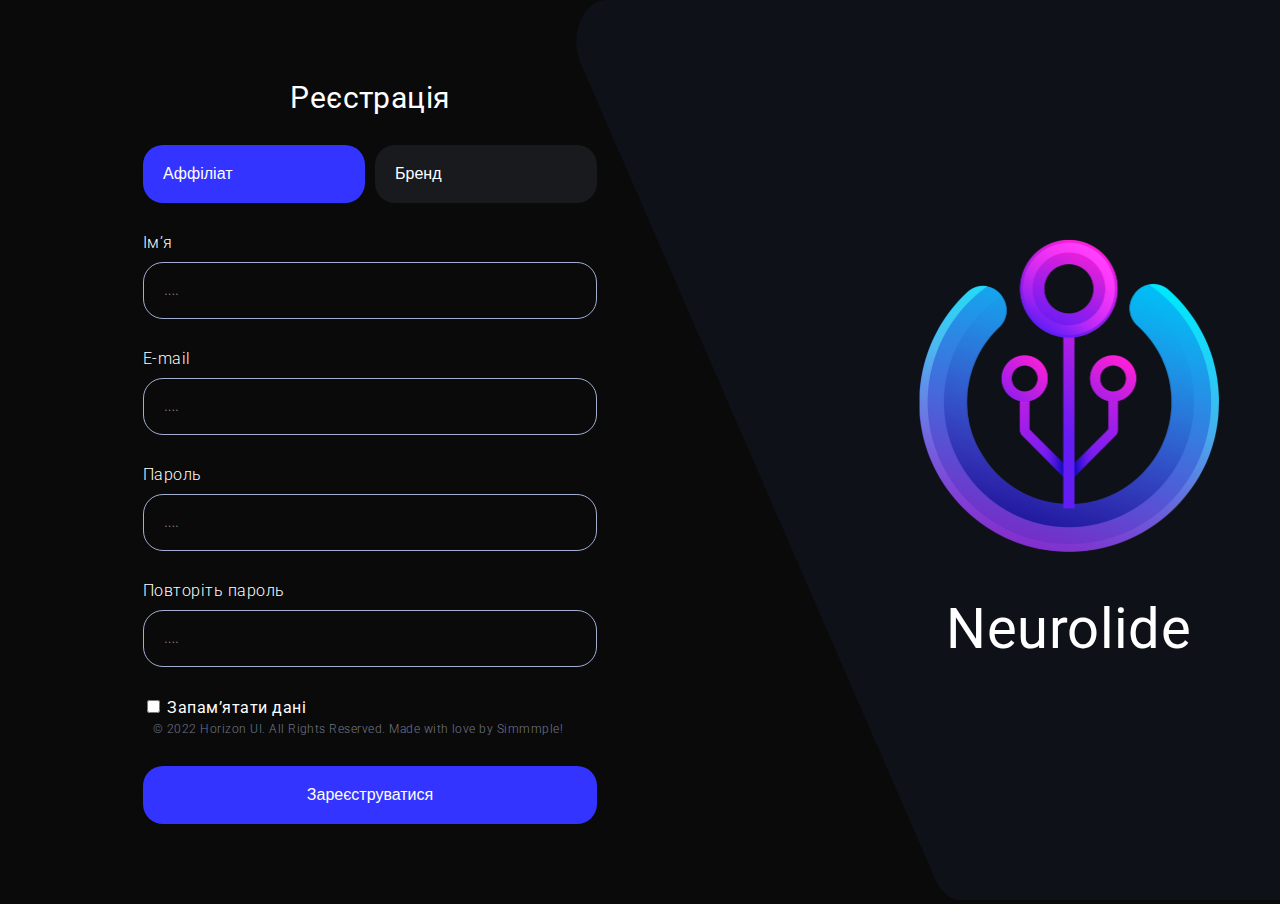
<file: index.html>
<!DOCTYPE html>
<html lang="en">
  <head>
    <meta charset="UTF-8" />
    <meta http-equiv="X-UA-Compatible" content="IE=edge" />
    <meta name="viewport" content="width=device-width, initial-scale=1.0" />
    <title>Website-Design</title>
    <link
      href="https://fonts.googleapis.com/css2?family=Roboto:wght@400;500;700;900&display=swap"
      rel="stylesheet"
    />
    <link
      href="https://fonts.googleapis.com/css2?family=Raleway:wght@700&display=swap"
      rel="stylesheet"
    />
    <link rel="stylesheet" href="./css/registerPage.min.css" />
  </head>
  <body>
    <header>
      <div class="container">
        <a href="./affiliat.html">
          <picture>
            <source
              srcset="./imeges/desktop/registerLogo.png 2x"
              media="(min-width: 1200px)"
            />
            <source srcset="./imeges/mobile/registerLogo.png 2x" />
            <img src="" alt="" />
          </picture>
        </a>
        <h1>Neurolide</h1>
      </div>
      <picture class="background">
        <source
          srcset="./imeges/desktop/registerBackground.png 2x"
          media="(min-width: 1200px)"
        />
        <source srcset="./imeges/mobile/registerBackground.png 2x" />
        <img src="" alt="" />
      </picture>
    </header>
    <main>
      <div class="container">
        <form>
          <h2>Реєстрація</h2>
          <ul>
            <li><button type="button">Аффіліат</button></li>
            <li><button type="button">Бренд</button></li>
          </ul>
          <label>
            <span>Ім’я</span>
            <input type="text" placeholder="...." />
          </label>
          <label>
            <span>E-mail</span>
            <input type="text" placeholder="...." />
          </label>
          <label>
            <span>Пароль</span>
            <input type="text" placeholder="...." />
          </label>
          <label>
            <span>Повторіть пароль</span>
            <input type="text" placeholder="...." />
          </label>
          <div>
            <input
              type="checkbox"
              class="checkbox hidden"
              name="checkbox"
              required
              id="checkbox"
            />
            <label for="checkbox" class="check">Запам’ятати дані </label><br />
            <span
              >© 2022 Horizon UI. All Rights Reserved. Made with love by
              Simmmple!</span
            >
          </div>
          <button type="submit">Зареєструватися</button>
        </form>
      </div>
    </main>
  </body>
</html>
</file>
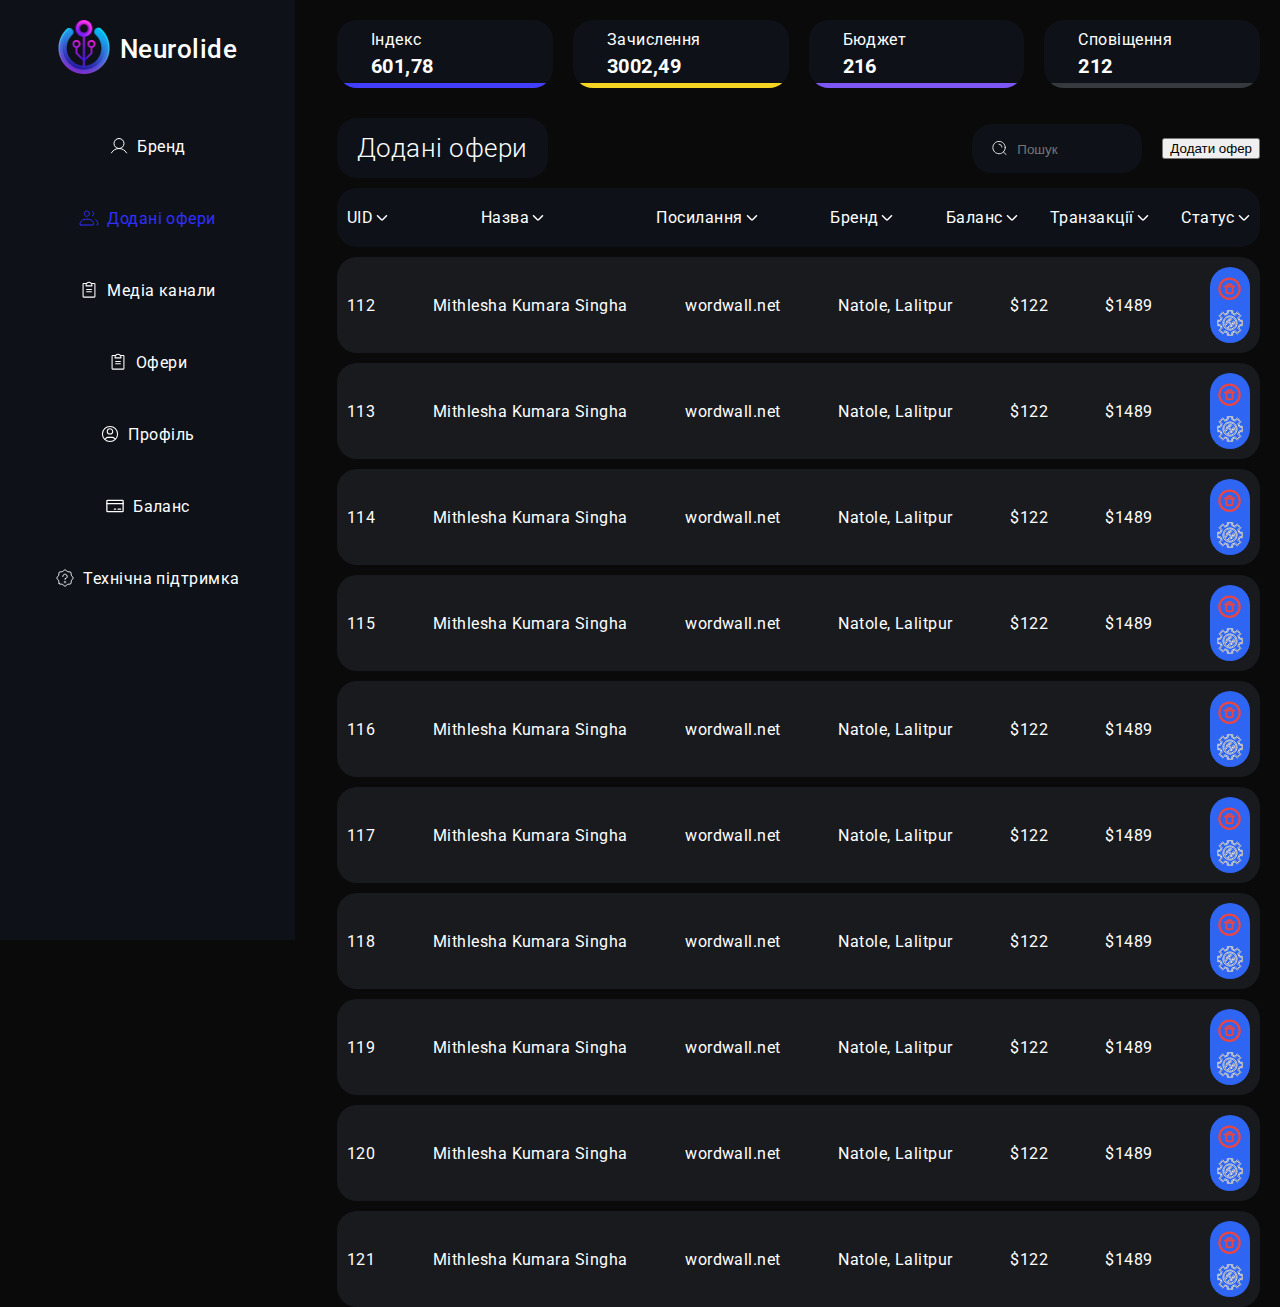
<file: addOffers.html>
<!DOCTYPE html>
<html lang="en">
  <head>
    <meta charset="UTF-8" />
    <meta http-equiv="X-UA-Compatible" content="IE=edge" />
    <meta name="viewport" content="width=device-width, initial-scale=1.0" />
    <title>Website-Design</title>
    <link
      href="https://fonts.googleapis.com/css2?family=Roboto:wght@400;500;700;900&display=swap"
      rel="stylesheet"
    />
    <link
      href="https://fonts.googleapis.com/css2?family=Raleway:wght@700&display=swap"
      rel="stylesheet"
    />
    <link rel="stylesheet" href="./css/user.min.css" />
  </head>
  <body>
    <header>
      <div class="nav-div">
        <nav>
          <div class="logo">
            <a>
              <picture>
                <source
                  srcset="./imeges/desktop/logo.png 1x"
                  media="(min-width: 1200px)"
                />
                <source
                  srcset="./imeges/tablet/logo.png 1x"
                  media="(min-width: 768px)"
                />
                <source srcset="./imeges/mobile/logo.png 1x" />
                <img src="" alt="" />
              </picture>
            </a>
            <h1>Neurolide</h1>
          </div>
          <ul class="menu">
            <li>
              <a href="./brend.html">
                <svg width="20" height="20">
                  <use href="./imeges/sprite.svg#icon-Human"></use>
                </svg>
                Бренд
              </a>
            </li>
            <li class="is-active">
              <a href="#">
                <svg width="20" height="20">
                  <use href="./imeges/sprite.svg#icon-People"></use>
                </svg>
                Додані офери
              </a>
            </li>
            <li>
              <a href="./mediaChanel.html">
                <svg width="20" height="20">
                  <use href="./imeges/sprite.svg#icon-Copybook"></use>
                </svg>
                Медіа канали
              </a>
            </li>
            <li>
              <a href="./offers.html">
                <svg width="20" height="20">
                  <use href="./imeges/sprite.svg#icon-Copybook"></use>
                </svg>
                Офери
              </a>
            </li>
            <li>
              <a href="./profile.html">
                <svg width="20" height="20">
                  <use href="./imeges/sprite.svg#icon-Profile"></use>
                </svg>
                Профіль
              </a>
            </li>
            <li>
              <a href="./balance.html">
                <svg width="20" height="20">
                  <use href="./imeges/sprite.svg#icon-Card"></use>
                </svg>
                Баланс
              </a>
            </li>
            <li>
              <a href="./support.html">
                <svg width="20" height="20">
                  <use href="./imeges/sprite.svg#icon-Support"></use>
                </svg>
                Технічна підтримка
              </a>
            </li>
          </ul>
          <button type="button" class="modal-button" data-menu-open>
            <svg width="28" height="28">
              <use href="./imeges/sprite.svg#icon-Menu"></use>
            </svg>
          </button>
        </nav>
      </div>
    </header>
    <div class="modal-nav" data-menu>
      <ul class="modal-menu">
        <li>
          <a href="./main.html">
            <svg width="20" height="20">
              <use href="./imeges/sprite.svg#icon-House"></use>
            </svg>
            Головна
          </a>
        </li>
        <li>
          <a href="./brend.html">
            <svg width="20" height="20">
              <use href="./imeges/sprite.svg#icon-Human"></use>
            </svg>
            Бренд
          </a>
        </li>
        <li class="is-active-mobile">
          <a href="#">
            <svg width="20" height="20">
              <use href="./imeges/sprite.svg#icon-People"></use>
            </svg>
            Додані офери
          </a>
        </li>
        <li>
          <a href="./mediaChanel.html">
            <svg width="20" height="20">
              <use href="./imeges/sprite.svg#icon-Copybook"></use>
            </svg>
            Медіа канали
          </a>
        </li>
        <li>
          <a href="./offers.html">
            <svg width="20" height="20">
              <use href="./imeges/sprite.svg#icon-Copybook"></use>
            </svg>
            Офери
          </a>
        </li>
        <li>
          <a href="./profile.html">
            <svg width="20" height="20">
              <use href="./imeges/sprite.svg#icon-Profile"></use>
            </svg>
            Профіль
          </a>
        </li>
        <li>
          <a href="./balance.html">
            <svg width="20" height="20">
              <use href="./imeges/sprite.svg#icon-Card"></use>
            </svg>
            Баланс
          </a>
        </li>
        <li>
          <a href="./support.html">
            <svg width="20" height="20">
              <use href="./imeges/sprite.svg#icon-Support"></use>
            </svg>
            Технічна підтримка
          </a>
        </li>
      </ul>
    </div>
    <main class="mobile">
      <section class="main">
        <div class="main-div">
          <svg width="20" height="20">
            <use href="./imeges/sprite.svg#icon-People"></use>
          </svg>
          Додані офери
        </div>
      </section>
      <section class="user_status">
        <div class="container">
          <div class="user_status_div">
            <div class="user_status_normal_div">
              <h3>UID 112 Статус</h3>
              <ul>
                <li><b>Назва</b><br /><span>Mithlesha Kumara Singha</span></li>
                <li><b>Посилання</b><br /><span>wordwall.net</span></li>
                <li><b>Бренд</b><br /><span>Kritipur, Kathmandu</span></li>
                <li><b>Виплати</b><br /><span>$122</span></li>
                <li><b>Баланс</b><br /><span>$1489</span></li>
                <li><b>Payout</b></li>
              </ul>
              <ul>
                <li><button type="button">RevShare</button></li>
                <li><button type="button">CPL</button></li>
                <li><button type="button">CPC</button></li>
                <li><button type="button">CPM</button></li>
                <li><button type="button">CPH</button></li>
              </ul>
              <ul>
                <li data-modal-open="modal1">
                  <svg width="20" height="20">
                    <use href="./imeges/sprite.svg#icon-settings"></use>
                  </svg>
                </li>
                <li>
                  <svg width="20" height="20">
                    <use href="./imeges/sprite.svg#icon-bin"></use>
                  </svg>
                </li>
              </ul>
            </div>
          </div>
        </div>
      </section>
    </main>
    <main class="desktop">
      <section class="user_data">
        <ul>
          <li>
            <span>Індекс</span>
            <h4>601,78</h4>
          </li>
          <li>
            <span>Зачислення</span>
            <h4>3002,49</h4>
          </li>
          <li>
            <span>Бюджет</span>
            <h4>216</h4>
          </li>
          <li>
            <span>Сповіщення</span>
            <h4>212</h4>
          </li>
        </ul>
      </section>
      <section class="user_search">
        <div>
          <div>Додані офери</div>
          <ul>
            <li>
              <svg width="15" height="15">
                <use href="./imeges/sprite.svg#icon-search"></use>
              </svg>
              <input type="text" placeholder="Пошук" />
            </li>
            <li data-modal-open="modal9">
              <button type="button">Додати офер</button>
            </li>
          </ul>
        </div>
      </section>
      <section class="user_offers">
        <ul>
          <li>
            <span>UID</span>
            <svg width="12" height="6">
              <use href="./imeges/sprite.svg#icon-vector"></use>
            </svg>
          </li>
          <li>
            <span>Назва</span>
            <svg width="12" height="6">
              <use href="./imeges/sprite.svg#icon-vector"></use>
            </svg>
          </li>
          <li>
            <span>Посилання</span>
            <svg width="12" height="6">
              <use href="./imeges/sprite.svg#icon-vector"></use>
            </svg>
          </li>
          <li>
            <span>Бренд</span>
            <svg width="12" height="6">
              <use href="./imeges/sprite.svg#icon-vector"></use>
            </svg>
          </li>
          <li>
            <span>Баланс</span>
            <svg width="12" height="6">
              <use href="./imeges/sprite.svg#icon-vector"></use>
            </svg>
          </li>
          <li>
            <span>Транзакції</span>
            <svg width="12" height="6">
              <use href="./imeges/sprite.svg#icon-vector"></use>
            </svg>
          </li>
          <li>
            <span>Статус</span>
            <svg width="12" height="6">
              <use href="./imeges/sprite.svg#icon-vector"></use>
            </svg>
          </li>
        </ul>
      </section>
      <section class="user_offers_list">
        <ul class="user_offers_list_ul">
          <li class="user_offers_list_li">
            <ul
              class="user_offers_list_haracter"
              hidden-content-open="status-info1"
            >
              <li>
                <span>112</span>
              </li>
              <li><span>Mithlesha Kumara Singha</span></li>
              <li><span>wordwall.net</span></li>
              <li><span>Natole, Lalitpur</span></li>
              <li><span>$122</span></li>
              <li><span>$1489</span></li>
              <li>
                <svg width="26" height="26">
                  <use href="./imeges/sprite.svg#icon-bin"></use>
                </svg>
                <svg width="26" height="26" data-modal-open="modal1">
                  <use href="./imeges/sprite.svg#icon-settings"></use>
                </svg>
              </li>
            </ul>
            <div id="status-info1" class="user_offers_list_hidden_div">
              <ul class="user_offers_list_hidden_div_ul1">
                <li data-modal-open="modal4">
                  <span>Ліди</span><br /><b>601,78</b>
                  <svg width="20" height="20">
                    <use href="./imeges/sprite.svg#icon-pencil"></use>
                  </svg>
                </li>
                <li data-modal-open="modal5">
                  <span>Списання</span><br /><b>3002,49</b>
                  <svg width="20" height="20">
                    <use href="./imeges/sprite.svg#icon-pencil"></use>
                  </svg>
                </li>
                <li data-modal-open="modal6">
                  <span>Approve</span><br /><b>216</b>
                  <svg width="20" height="20">
                    <use href="./imeges/sprite.svg#icon-pencil"></use>
                  </svg>
                </li>
                <li data-modal-open="modal7">
                  <span>Сповіщення</span><br /><b>212</b>
                  <svg width="20" height="20">
                    <use href="./imeges/sprite.svg#icon-pencil"></use>
                  </svg>
                </li>
                <li data-modal-open="modal8">
                  <span>Баланс</span><br /><b>216</b>
                  <svg width="20" height="20">
                    <use href="./imeges/sprite.svg#icon-settings"></use>
                  </svg>
                </li>
              </ul>
              <ul class="user_offers_list_hidden_div_ul2">
                <li><span>Номер.</span></li>
                <li><span>Дата рахунку</span></li>
                <li><span>Дата оплати</span></li>
                <li><span>Статус</span></li>
                <li><span>Спосіб оплати</span></li>
                <li><span>Підписка</span></li>
                <li><span>Сума</span></li>
                <li>
                  <ul>
                    <li data-modal-open="modal3">
                      <svg width="17" height="17">
                        <use href="./imeges/sprite.svg#icon-settings"></use>
                      </svg>
                    </li>
                    <li>
                      <svg width="17" height="17">
                        <use href="./imeges/sprite.svg#icon-check"></use>
                      </svg>
                    </li>
                    <li>
                      <svg width="17" height="17">
                        <use href="./imeges/sprite.svg#icon-rubish-bin"></use>
                      </svg>
                    </li>
                    <li data-modal-open="modal2">
                      <svg width="17" height="17">
                        <use href="./imeges/sprite.svg#icon-main-plus"></use>
                      </svg>
                    </li>
                  </ul>
                </li>
              </ul>
              <ul class="user_offers_list_hidden_div_ul3">
                <li>Картки</li>
                <li>5024 3468 1424 2100</li>
                <li>6090 1234 5678 4509</li>
              </ul>
            </div>
          </li>
          <li class="user_offers_list_li">
            <ul
              class="user_offers_list_haracter"
              hidden-content-open="status-info2"
            >
              <li>
                <span>113</span>
              </li>
              <li><span>Mithlesha Kumara Singha</span></li>
              <li><span>wordwall.net</span></li>
              <li><span>Natole, Lalitpur</span></li>
              <li><span>$122</span></li>
              <li><span>$1489</span></li>
              <li>
                <svg width="26" height="26">
                  <use href="./imeges/sprite.svg#icon-bin"></use>
                </svg>
                <svg width="26" height="26" data-modal-open="modal1">
                  <use href="./imeges/sprite.svg#icon-settings"></use>
                </svg>
              </li>
            </ul>
            <div id="status-info2" class="user_offers_list_hidden_div">
              <ul class="user_offers_list_hidden_div_ul1">
                <li data-modal-open="modal4">
                  <span>Ліди</span><br /><b>601,78</b>
                  <svg width="20" height="20">
                    <use href="./imeges/sprite.svg#icon-pencil"></use>
                  </svg>
                </li>
                <li data-modal-open="modal5">
                  <span>Списання</span><br /><b>3002,49</b>
                  <svg width="20" height="20">
                    <use href="./imeges/sprite.svg#icon-pencil"></use>
                  </svg>
                </li>
                <li data-modal-open="modal6">
                  <span>Approve</span><br /><b>216</b>
                  <svg width="20" height="20">
                    <use href="./imeges/sprite.svg#icon-pencil"></use>
                  </svg>
                </li>
                <li data-modal-open="modal7">
                  <span>Сповіщення</span><br /><b>212</b>
                  <svg width="20" height="20">
                    <use href="./imeges/sprite.svg#icon-pencil"></use>
                  </svg>
                </li>
                <li data-modal-open="modal8">
                  <span>Баланс</span><br /><b>216</b>
                  <svg width="20" height="20">
                    <use href="./imeges/sprite.svg#icon-settings"></use>
                  </svg>
                </li>
              </ul>
              <ul class="user_offers_list_hidden_div_ul2">
                <li><span>Номер.</span></li>
                <li><span>Дата рахунку</span></li>
                <li><span>Дата оплати</span></li>
                <li><span>Статус</span></li>
                <li><span>Спосіб оплати</span></li>
                <li><span>Підписка</span></li>
                <li><span>Сума</span></li>
                <li>
                  <ul>
                    <li data-modal-open="modal3">
                      <svg width="17" height="17">
                        <use href="./imeges/sprite.svg#icon-settings"></use>
                      </svg>
                    </li>
                    <li>
                      <svg width="17" height="17">
                        <use href="./imeges/sprite.svg#icon-check"></use>
                      </svg>
                    </li>
                    <li>
                      <svg width="17" height="17">
                        <use href="./imeges/sprite.svg#icon-rubish-bin"></use>
                      </svg>
                    </li>
                    <li data-modal-open="modal2">
                      <svg width="17" height="17">
                        <use href="./imeges/sprite.svg#icon-main-plus"></use>
                      </svg>
                    </li>
                  </ul>
                </li>
              </ul>
              <ul class="user_offers_list_hidden_div_ul3">
                <li>Картки</li>
                <li>5024 3468 1424 2100</li>
                <li>6090 1234 5678 4509</li>
              </ul>
            </div>
          </li>
          <li class="user_offers_list_li">
            <ul
              class="user_offers_list_haracter"
              hidden-content-open="status-info3"
            >
              <li>
                <span>114</span>
              </li>
              <li><span>Mithlesha Kumara Singha</span></li>
              <li><span>wordwall.net</span></li>
              <li><span>Natole, Lalitpur</span></li>
              <li><span>$122</span></li>
              <li><span>$1489</span></li>
              <li>
                <svg width="26" height="26">
                  <use href="./imeges/sprite.svg#icon-bin"></use>
                </svg>
                <svg width="26" height="26" data-modal-open="modal1">
                  <use href="./imeges/sprite.svg#icon-settings"></use>
                </svg>
              </li>
            </ul>
            <div id="status-info3" class="user_offers_list_hidden_div">
              <ul class="user_offers_list_hidden_div_ul1">
                <li data-modal-open="modal4">
                  <span>Ліди</span><br /><b>601,78</b>
                  <svg width="20" height="20">
                    <use href="./imeges/sprite.svg#icon-pencil"></use>
                  </svg>
                </li>
                <li data-modal-open="modal5">
                  <span>Списання</span><br /><b>3002,49</b>
                  <svg width="20" height="20">
                    <use href="./imeges/sprite.svg#icon-pencil"></use>
                  </svg>
                </li>
                <li data-modal-open="modal6">
                  <span>Approve</span><br /><b>216</b>
                  <svg width="20" height="20">
                    <use href="./imeges/sprite.svg#icon-pencil"></use>
                  </svg>
                </li>
                <li data-modal-open="modal7">
                  <span>Сповіщення</span><br /><b>212</b>
                  <svg width="20" height="20">
                    <use href="./imeges/sprite.svg#icon-pencil"></use>
                  </svg>
                </li>
                <li data-modal-open="modal8">
                  <span>Баланс</span><br /><b>216</b>
                  <svg width="20" height="20">
                    <use href="./imeges/sprite.svg#icon-settings"></use>
                  </svg>
                </li>
              </ul>
              <ul class="user_offers_list_hidden_div_ul2">
                <li><span>Номер.</span></li>
                <li><span>Дата рахунку</span></li>
                <li><span>Дата оплати</span></li>
                <li><span>Статус</span></li>
                <li><span>Спосіб оплати</span></li>
                <li><span>Підписка</span></li>
                <li><span>Сума</span></li>
                <li>
                  <ul>
                    <li data-modal-open="modal3">
                      <svg width="17" height="17">
                        <use href="./imeges/sprite.svg#icon-settings"></use>
                      </svg>
                    </li>
                    <li>
                      <svg width="17" height="17">
                        <use href="./imeges/sprite.svg#icon-check"></use>
                      </svg>
                    </li>
                    <li>
                      <svg width="17" height="17">
                        <use href="./imeges/sprite.svg#icon-rubish-bin"></use>
                      </svg>
                    </li>
                    <li data-modal-open="modal2">
                      <svg width="17" height="17">
                        <use href="./imeges/sprite.svg#icon-main-plus"></use>
                      </svg>
                    </li>
                  </ul>
                </li>
              </ul>
              <ul class="user_offers_list_hidden_div_ul3">
                <li>Картки</li>
                <li>5024 3468 1424 2100</li>
                <li>6090 1234 5678 4509</li>
              </ul>
            </div>
          </li>
          <li class="user_offers_list_li">
            <ul
              class="user_offers_list_haracter"
              hidden-content-open="status-info4"
            >
              <li>
                <span>115</span>
              </li>
              <li><span>Mithlesha Kumara Singha</span></li>
              <li><span>wordwall.net</span></li>
              <li><span>Natole, Lalitpur</span></li>
              <li><span>$122</span></li>
              <li><span>$1489</span></li>
              <li>
                <svg width="26" height="26">
                  <use href="./imeges/sprite.svg#icon-bin"></use>
                </svg>
                <svg width="26" height="26" data-modal-open="modal1">
                  <use href="./imeges/sprite.svg#icon-settings"></use>
                </svg>
              </li>
            </ul>
            <div id="status-info4" class="user_offers_list_hidden_div">
              <ul class="user_offers_list_hidden_div_ul1">
                <li data-modal-open="modal4">
                  <span>Ліди</span><br /><b>601,78</b>
                  <svg width="20" height="20">
                    <use href="./imeges/sprite.svg#icon-pencil"></use>
                  </svg>
                </li>
                <li data-modal-open="modal5">
                  <span>Списання</span><br /><b>3002,49</b>
                  <svg width="20" height="20">
                    <use href="./imeges/sprite.svg#icon-pencil"></use>
                  </svg>
                </li>
                <li data-modal-open="modal6">
                  <span>Approve</span><br /><b>216</b>
                  <svg width="20" height="20">
                    <use href="./imeges/sprite.svg#icon-pencil"></use>
                  </svg>
                </li>
                <li data-modal-open="modal7">
                  <span>Сповіщення</span><br /><b>212</b>
                  <svg width="20" height="20">
                    <use href="./imeges/sprite.svg#icon-pencil"></use>
                  </svg>
                </li>
                <li data-modal-open="modal8">
                  <span>Баланс</span><br /><b>216</b>
                  <svg width="20" height="20">
                    <use href="./imeges/sprite.svg#icon-settings"></use>
                  </svg>
                </li>
              </ul>
              <ul class="user_offers_list_hidden_div_ul2">
                <li><span>Номер.</span></li>
                <li><span>Дата рахунку</span></li>
                <li><span>Дата оплати</span></li>
                <li><span>Статус</span></li>
                <li><span>Спосіб оплати</span></li>
                <li><span>Підписка</span></li>
                <li><span>Сума</span></li>
                <li>
                  <ul>
                    <li data-modal-open="modal3">
                      <svg width="17" height="17">
                        <use href="./imeges/sprite.svg#icon-settings"></use>
                      </svg>
                    </li>
                    <li>
                      <svg width="17" height="17">
                        <use href="./imeges/sprite.svg#icon-check"></use>
                      </svg>
                    </li>
                    <li>
                      <svg width="17" height="17">
                        <use href="./imeges/sprite.svg#icon-rubish-bin"></use>
                      </svg>
                    </li>
                    <li data-modal-open="modal2">
                      <svg width="17" height="17">
                        <use href="./imeges/sprite.svg#icon-main-plus"></use>
                      </svg>
                    </li>
                  </ul>
                </li>
              </ul>
              <ul class="user_offers_list_hidden_div_ul3">
                <li>Картки</li>
                <li>5024 3468 1424 2100</li>
                <li>6090 1234 5678 4509</li>
              </ul>
            </div>
          </li>
          <li class="user_offers_list_li">
            <ul
              class="user_offers_list_haracter"
              hidden-content-open="status-info5"
            >
              <li>
                <span>116</span>
              </li>
              <li><span>Mithlesha Kumara Singha</span></li>
              <li><span>wordwall.net</span></li>
              <li><span>Natole, Lalitpur</span></li>
              <li><span>$122</span></li>
              <li><span>$1489</span></li>
              <li>
                <svg width="26" height="26">
                  <use href="./imeges/sprite.svg#icon-bin"></use>
                </svg>
                <svg width="26" height="26" data-modal-open="modal1">
                  <use href="./imeges/sprite.svg#icon-settings"></use>
                </svg>
              </li>
            </ul>
            <div id="status-info5" class="user_offers_list_hidden_div">
              <ul class="user_offers_list_hidden_div_ul1">
                <li data-modal-open="modal4">
                  <span>Ліди</span><br /><b>601,78</b>
                  <svg width="20" height="20">
                    <use href="./imeges/sprite.svg#icon-pencil"></use>
                  </svg>
                </li>
                <li data-modal-open="modal5">
                  <span>Списання</span><br /><b>3002,49</b>
                  <svg width="20" height="20">
                    <use href="./imeges/sprite.svg#icon-pencil"></use>
                  </svg>
                </li>
                <li data-modal-open="modal6">
                  <span>Approve</span><br /><b>216</b>
                  <svg width="20" height="20">
                    <use href="./imeges/sprite.svg#icon-pencil"></use>
                  </svg>
                </li>
                <li data-modal-open="modal7">
                  <span>Сповіщення</span><br /><b>212</b>
                  <svg width="20" height="20">
                    <use href="./imeges/sprite.svg#icon-pencil"></use>
                  </svg>
                </li>
                <li data-modal-open="modal8">
                  <span>Баланс</span><br /><b>216</b>
                  <svg width="20" height="20">
                    <use href="./imeges/sprite.svg#icon-settings"></use>
                  </svg>
                </li>
              </ul>
              <ul class="user_offers_list_hidden_div_ul2">
                <li><span>Номер.</span></li>
                <li><span>Дата рахунку</span></li>
                <li><span>Дата оплати</span></li>
                <li><span>Статус</span></li>
                <li><span>Спосіб оплати</span></li>
                <li><span>Підписка</span></li>
                <li><span>Сума</span></li>
                <li>
                  <ul>
                    <li data-modal-open="modal3">
                      <svg width="17" height="17">
                        <use href="./imeges/sprite.svg#icon-settings"></use>
                      </svg>
                    </li>
                    <li>
                      <svg width="17" height="17">
                        <use href="./imeges/sprite.svg#icon-check"></use>
                      </svg>
                    </li>
                    <li>
                      <svg width="17" height="17">
                        <use href="./imeges/sprite.svg#icon-rubish-bin"></use>
                      </svg>
                    </li>
                    <li data-modal-open="modal2">
                      <svg width="17" height="17">
                        <use href="./imeges/sprite.svg#icon-main-plus"></use>
                      </svg>
                    </li>
                  </ul>
                </li>
              </ul>
              <ul class="user_offers_list_hidden_div_ul3">
                <li>Картки</li>
                <li>5024 3468 1424 2100</li>
                <li>6090 1234 5678 4509</li>
              </ul>
            </div>
          </li>
          <li class="user_offers_list_li">
            <ul
              class="user_offers_list_haracter"
              hidden-content-open="status-info6"
            >
              <li>
                <span>117</span>
              </li>
              <li><span>Mithlesha Kumara Singha</span></li>
              <li><span>wordwall.net</span></li>
              <li><span>Natole, Lalitpur</span></li>
              <li><span>$122</span></li>
              <li><span>$1489</span></li>
              <li>
                <svg width="26" height="26">
                  <use href="./imeges/sprite.svg#icon-bin"></use>
                </svg>
                <svg width="26" height="26" data-modal-open="modal1">
                  <use href="./imeges/sprite.svg#icon-settings"></use>
                </svg>
              </li>
            </ul>
            <div id="status-info6" class="user_offers_list_hidden_div">
              <ul class="user_offers_list_hidden_div_ul1">
                <li data-modal-open="modal4">
                  <span>Ліди</span><br /><b>601,78</b>
                  <svg width="20" height="20">
                    <use href="./imeges/sprite.svg#icon-pencil"></use>
                  </svg>
                </li>
                <li data-modal-open="modal5">
                  <span>Списання</span><br /><b>3002,49</b>
                  <svg width="20" height="20">
                    <use href="./imeges/sprite.svg#icon-pencil"></use>
                  </svg>
                </li>
                <li data-modal-open="modal6">
                  <span>Approve</span><br /><b>216</b>
                  <svg width="20" height="20">
                    <use href="./imeges/sprite.svg#icon-pencil"></use>
                  </svg>
                </li>
                <li data-modal-open="modal7">
                  <span>Сповіщення</span><br /><b>212</b>
                  <svg width="20" height="20">
                    <use href="./imeges/sprite.svg#icon-pencil"></use>
                  </svg>
                </li>
                <li data-modal-open="modal8">
                  <span>Баланс</span><br /><b>216</b>
                  <svg width="20" height="20">
                    <use href="./imeges/sprite.svg#icon-settings"></use>
                  </svg>
                </li>
              </ul>
              <ul class="user_offers_list_hidden_div_ul2">
                <li><span>Номер.</span></li>
                <li><span>Дата рахунку</span></li>
                <li><span>Дата оплати</span></li>
                <li><span>Статус</span></li>
                <li><span>Спосіб оплати</span></li>
                <li><span>Підписка</span></li>
                <li><span>Сума</span></li>
                <li>
                  <ul>
                    <li data-modal-open="modal3">
                      <svg width="17" height="17">
                        <use href="./imeges/sprite.svg#icon-settings"></use>
                      </svg>
                    </li>
                    <li>
                      <svg width="17" height="17">
                        <use href="./imeges/sprite.svg#icon-check"></use>
                      </svg>
                    </li>
                    <li>
                      <svg width="17" height="17">
                        <use href="./imeges/sprite.svg#icon-rubish-bin"></use>
                      </svg>
                    </li>
                    <li data-modal-open="modal2">
                      <svg width="17" height="17">
                        <use href="./imeges/sprite.svg#icon-main-plus"></use>
                      </svg>
                    </li>
                  </ul>
                </li>
              </ul>
              <ul class="user_offers_list_hidden_div_ul3">
                <li>Картки</li>
                <li>5024 3468 1424 2100</li>
                <li>6090 1234 5678 4509</li>
              </ul>
            </div>
          </li>
          <li class="user_offers_list_li">
            <ul
              class="user_offers_list_haracter"
              hidden-content-open="status-info7"
            >
              <li>
                <span>118</span>
              </li>
              <li><span>Mithlesha Kumara Singha</span></li>
              <li><span>wordwall.net</span></li>
              <li><span>Natole, Lalitpur</span></li>
              <li><span>$122</span></li>
              <li><span>$1489</span></li>
              <li>
                <svg width="26" height="26">
                  <use href="./imeges/sprite.svg#icon-bin"></use>
                </svg>
                <svg width="26" height="26" data-modal-open="modal1">
                  <use href="./imeges/sprite.svg#icon-settings"></use>
                </svg>
              </li>
            </ul>
            <div id="status-info7" class="user_offers_list_hidden_div">
              <ul class="user_offers_list_hidden_div_ul1">
                <li data-modal-open="modal4">
                  <span>Ліди</span><br /><b>601,78</b>
                  <svg width="20" height="20">
                    <use href="./imeges/sprite.svg#icon-pencil"></use>
                  </svg>
                </li>
                <li data-modal-open="modal5">
                  <span>Списання</span><br /><b>3002,49</b>
                  <svg width="20" height="20">
                    <use href="./imeges/sprite.svg#icon-pencil"></use>
                  </svg>
                </li>
                <li data-modal-open="modal6">
                  <span>Approve</span><br /><b>216</b>
                  <svg width="20" height="20">
                    <use href="./imeges/sprite.svg#icon-pencil"></use>
                  </svg>
                </li>
                <li data-modal-open="modal7">
                  <span>Сповіщення</span><br /><b>212</b>
                  <svg width="20" height="20">
                    <use href="./imeges/sprite.svg#icon-pencil"></use>
                  </svg>
                </li>
                <li data-modal-open="modal8">
                  <span>Баланс</span><br /><b>216</b>
                  <svg width="20" height="20">
                    <use href="./imeges/sprite.svg#icon-settings"></use>
                  </svg>
                </li>
              </ul>
              <ul class="user_offers_list_hidden_div_ul2">
                <li><span>Номер.</span></li>
                <li><span>Дата рахунку</span></li>
                <li><span>Дата оплати</span></li>
                <li><span>Статус</span></li>
                <li><span>Спосіб оплати</span></li>
                <li><span>Підписка</span></li>
                <li><span>Сума</span></li>
                <li>
                  <ul>
                    <li data-modal-open="modal3">
                      <svg width="17" height="17">
                        <use href="./imeges/sprite.svg#icon-settings"></use>
                      </svg>
                    </li>
                    <li>
                      <svg width="17" height="17">
                        <use href="./imeges/sprite.svg#icon-check"></use>
                      </svg>
                    </li>
                    <li>
                      <svg width="17" height="17">
                        <use href="./imeges/sprite.svg#icon-rubish-bin"></use>
                      </svg>
                    </li>
                    <li data-modal-open="modal2">
                      <svg width="17" height="17">
                        <use href="./imeges/sprite.svg#icon-main-plus"></use>
                      </svg>
                    </li>
                  </ul>
                </li>
              </ul>
              <ul class="user_offers_list_hidden_div_ul3">
                <li>Картки</li>
                <li>5024 3468 1424 2100</li>
                <li>6090 1234 5678 4509</li>
              </ul>
            </div>
          </li>
          <li class="user_offers_list_li">
            <ul
              class="user_offers_list_haracter"
              hidden-content-open="status-info8"
            >
              <li>
                <span>119</span>
              </li>
              <li><span>Mithlesha Kumara Singha</span></li>
              <li><span>wordwall.net</span></li>
              <li><span>Natole, Lalitpur</span></li>
              <li><span>$122</span></li>
              <li><span>$1489</span></li>
              <li>
                <svg width="26" height="26">
                  <use href="./imeges/sprite.svg#icon-bin"></use>
                </svg>
                <svg width="26" height="26" data-modal-open="modal1">
                  <use href="./imeges/sprite.svg#icon-settings"></use>
                </svg>
              </li>
            </ul>
            <div id="status-info8" class="user_offers_list_hidden_div">
              <ul class="user_offers_list_hidden_div_ul1">
                <li data-modal-open="modal4">
                  <span>Ліди</span><br /><b>601,78</b>
                  <svg width="20" height="20">
                    <use href="./imeges/sprite.svg#icon-pencil"></use>
                  </svg>
                </li>
                <li data-modal-open="modal5">
                  <span>Списання</span><br /><b>3002,49</b>
                  <svg width="20" height="20">
                    <use href="./imeges/sprite.svg#icon-pencil"></use>
                  </svg>
                </li>
                <li data-modal-open="modal6">
                  <span>Approve</span><br /><b>216</b>
                  <svg width="20" height="20">
                    <use href="./imeges/sprite.svg#icon-pencil"></use>
                  </svg>
                </li>
                <li data-modal-open="modal7">
                  <span>Сповіщення</span><br /><b>212</b>
                  <svg width="20" height="20">
                    <use href="./imeges/sprite.svg#icon-pencil"></use>
                  </svg>
                </li>
                <li data-modal-open="modal8">
                  <span>Баланс</span><br /><b>216</b>
                  <svg width="20" height="20">
                    <use href="./imeges/sprite.svg#icon-settings"></use>
                  </svg>
                </li>
              </ul>
              <ul class="user_offers_list_hidden_div_ul2">
                <li><span>Номер.</span></li>
                <li><span>Дата рахунку</span></li>
                <li><span>Дата оплати</span></li>
                <li><span>Статус</span></li>
                <li><span>Спосіб оплати</span></li>
                <li><span>Підписка</span></li>
                <li><span>Сума</span></li>
                <li>
                  <ul>
                    <li data-modal-open="modal3">
                      <svg width="17" height="17">
                        <use href="./imeges/sprite.svg#icon-settings"></use>
                      </svg>
                    </li>
                    <li>
                      <svg width="17" height="17">
                        <use href="./imeges/sprite.svg#icon-check"></use>
                      </svg>
                    </li>
                    <li>
                      <svg width="17" height="17">
                        <use href="./imeges/sprite.svg#icon-rubish-bin"></use>
                      </svg>
                    </li>
                    <li data-modal-open="modal2">
                      <svg width="17" height="17">
                        <use href="./imeges/sprite.svg#icon-main-plus"></use>
                      </svg>
                    </li>
                  </ul>
                </li>
              </ul>
              <ul class="user_offers_list_hidden_div_ul3">
                <li>Картки</li>
                <li>5024 3468 1424 2100</li>
                <li>6090 1234 5678 4509</li>
              </ul>
            </div>
          </li>
          <li class="user_offers_list_li">
            <ul
              class="user_offers_list_haracter"
              hidden-content-open="status-info9"
            >
              <li>
                <span>120</span>
              </li>
              <li><span>Mithlesha Kumara Singha</span></li>
              <li><span>wordwall.net</span></li>
              <li><span>Natole, Lalitpur</span></li>
              <li><span>$122</span></li>
              <li><span>$1489</span></li>
              <li>
                <svg width="26" height="26">
                  <use href="./imeges/sprite.svg#icon-bin"></use>
                </svg>
                <svg width="26" height="26" data-modal-open="modal1">
                  <use href="./imeges/sprite.svg#icon-settings"></use>
                </svg>
              </li>
            </ul>
            <div id="status-info9" class="user_offers_list_hidden_div">
              <ul class="user_offers_list_hidden_div_ul1">
                <li data-modal-open="modal4">
                  <span>Ліди</span><br /><b>601,78</b>
                  <svg width="20" height="20">
                    <use href="./imeges/sprite.svg#icon-pencil"></use>
                  </svg>
                </li>
                <li data-modal-open="modal5">
                  <span>Списання</span><br /><b>3002,49</b>
                  <svg width="20" height="20">
                    <use href="./imeges/sprite.svg#icon-pencil"></use>
                  </svg>
                </li>
                <li data-modal-open="modal6">
                  <span>Approve</span><br /><b>216</b>
                  <svg width="20" height="20">
                    <use href="./imeges/sprite.svg#icon-pencil"></use>
                  </svg>
                </li>
                <li data-modal-open="modal7">
                  <span>Сповіщення</span><br /><b>212</b>
                  <svg width="20" height="20">
                    <use href="./imeges/sprite.svg#icon-pencil"></use>
                  </svg>
                </li>
                <li data-modal-open="modal8">
                  <span>Баланс</span><br /><b>216</b>
                  <svg width="20" height="20">
                    <use href="./imeges/sprite.svg#icon-settings"></use>
                  </svg>
                </li>
              </ul>
              <ul class="user_offers_list_hidden_div_ul2">
                <li><span>Номер.</span></li>
                <li><span>Дата рахунку</span></li>
                <li><span>Дата оплати</span></li>
                <li><span>Статус</span></li>
                <li><span>Спосіб оплати</span></li>
                <li><span>Підписка</span></li>
                <li><span>Сума</span></li>
                <li>
                  <ul>
                    <li data-modal-open="modal3">
                      <svg width="17" height="17">
                        <use href="./imeges/sprite.svg#icon-settings"></use>
                      </svg>
                    </li>
                    <li>
                      <svg width="17" height="17">
                        <use href="./imeges/sprite.svg#icon-check"></use>
                      </svg>
                    </li>
                    <li>
                      <svg width="17" height="17">
                        <use href="./imeges/sprite.svg#icon-rubish-bin"></use>
                      </svg>
                    </li>
                    <li data-modal-open="modal2">
                      <svg width="17" height="17">
                        <use href="./imeges/sprite.svg#icon-main-plus"></use>
                      </svg>
                    </li>
                  </ul>
                </li>
              </ul>
              <ul class="user_offers_list_hidden_div_ul3">
                <li>Картки</li>
                <li>5024 3468 1424 2100</li>
                <li>6090 1234 5678 4509</li>
              </ul>
            </div>
          </li>
          <li class="user_offers_list_li">
            <ul
              class="user_offers_list_haracter"
              hidden-content-open="status-info10"
            >
              <li>
                <span>121</span>
              </li>
              <li><span>Mithlesha Kumara Singha</span></li>
              <li><span>wordwall.net</span></li>
              <li><span>Natole, Lalitpur</span></li>
              <li><span>$122</span></li>
              <li><span>$1489</span></li>
              <li>
                <svg width="26" height="26">
                  <use href="./imeges/sprite.svg#icon-bin"></use>
                </svg>
                <svg width="26" height="26" data-modal-open="modal1">
                  <use href="./imeges/sprite.svg#icon-settings"></use>
                </svg>
              </li>
            </ul>
            <div id="status-info10" class="user_offers_list_hidden_div">
              <ul class="user_offers_list_hidden_div_ul1">
                <li data-modal-open="modal4">
                  <span>Ліди</span><br /><b>601,78</b>
                  <svg width="20" height="20">
                    <use href="./imeges/sprite.svg#icon-pencil"></use>
                  </svg>
                </li>
                <li data-modal-open="modal5">
                  <span>Списання</span><br /><b>3002,49</b>
                  <svg width="20" height="20">
                    <use href="./imeges/sprite.svg#icon-pencil"></use>
                  </svg>
                </li>
                <li data-modal-open="modal6">
                  <span>Approve</span><br /><b>216</b>
                  <svg width="20" height="20">
                    <use href="./imeges/sprite.svg#icon-pencil"></use>
                  </svg>
                </li>
                <li data-modal-open="modal7">
                  <span>Сповіщення</span><br /><b>212</b>
                  <svg width="20" height="20">
                    <use href="./imeges/sprite.svg#icon-pencil"></use>
                  </svg>
                </li>
                <li data-modal-open="modal8">
                  <span>Баланс</span><br /><b>216</b>
                  <svg width="20" height="20">
                    <use href="./imeges/sprite.svg#icon-settings"></use>
                  </svg>
                </li>
              </ul>
              <ul class="user_offers_list_hidden_div_ul2">
                <li><span>Номер.</span></li>
                <li><span>Дата рахунку</span></li>
                <li><span>Дата оплати</span></li>
                <li><span>Статус</span></li>
                <li><span>Спосіб оплати</span></li>
                <li><span>Підписка</span></li>
                <li><span>Сума</span></li>
                <li>
                  <ul>
                    <li data-modal-open="modal3">
                      <svg width="17" height="17">
                        <use href="./imeges/sprite.svg#icon-settings"></use>
                      </svg>
                    </li>
                    <li>
                      <svg width="17" height="17">
                        <use href="./imeges/sprite.svg#icon-check"></use>
                      </svg>
                    </li>
                    <li>
                      <svg width="17" height="17">
                        <use href="./imeges/sprite.svg#icon-rubish-bin"></use>
                      </svg>
                    </li>
                    <li data-modal-open="modal2">
                      <svg width="17" height="17">
                        <use href="./imeges/sprite.svg#icon-main-plus"></use>
                      </svg>
                    </li>
                  </ul>
                </li>
              </ul>
              <ul class="user_offers_list_hidden_div_ul3">
                <li>Картки</li>
                <li>5024 3468 1424 2100</li>
                <li>6090 1234 5678 4509</li>
              </ul>
            </div>
          </li>
        </ul>
      </section>
    </main>
    <footer>
      <div class="container">
        <svg width="18" height="18">
          <use href="./imeges/sprite.svg#icon-question"></use>
        </svg>
      </div>
    </footer>
    <div class="backdrop is-hidden" id="modal1" data-modal>
      <div class="modal">
        <h2>Редагувати офер</h2>
        <form>
          <label>
            <span>Назва</span>
            <input type="text" placeholder="...." />
          </label>
          <label>
            <span>Посилання</span>
            <input type="text" placeholder="...." />
          </label>
          <label>
            <span>Бренд</span>
            <input type="text" placeholder="...." />
          </label>
          <label>
            <span>Виплати</span>
            <input type="text" placeholder="...." />
          </label>
          <label>
            <span>Баланс</span>
            <input type="text" placeholder="...." />
          </label>
          <div class="modal_desktop_menu">
            <span>Модель оплати</span>
            <ul>
              <li>
                <span>RevShare</span>
                <p id="p1">%$</p>
                <svg width="12" height="6" open-paragraf="p1">
                  <use href="./imeges/sprite.svg#icon-vector"></use>
                </svg>
              </li>
              <li>
                <span>CPL</span>
                <p id="p2">$</p>
                <svg width="12" height="6" open-paragraf="p2">
                  <use href="./imeges/sprite.svg#icon-vector"></use>
                </svg>
              </li>
              <li>
                <span>CPC</span>
                <p id="p3">$</p>
                <svg width="12" height="6" open-paragraf="p3">
                  <use href="./imeges/sprite.svg#icon-vector"></use>
                </svg>
              </li>
              <li>
                <span>CPM</span>
              </li>
              <li>
                <span>CPH</span>
              </li>
            </ul>
          </div>
          <ul>
            <li><button type="button" data-modal-close>Відмінити</button></li>
            <li>
              <button type="button">
                <svg width="13" height="13">
                  <use href="./imeges/sprite.svg#icon-plus"></use>
                </svg>
                Зберегти
              </button>
            </li>
          </ul>
        </form>
      </div>
    </div>
    <div class="backdrop is-hidden" id="modal9" data-modal>
      <div class="modal">
        <h2>Додати офер</h2>
        <form>
          <label>
            <span>Назва</span>
            <input type="text" placeholder="...." />
          </label>
          <label>
            <span>Посилання</span>
            <input type="text" placeholder="...." />
          </label>
          <label>
            <span>Бренд</span>
            <input type="text" placeholder="...." />
          </label>
          <label>
            <span>Виплати</span>
            <input type="text" placeholder="...." />
          </label>
          <label>
            <span>Баланс</span>
            <input type="text" placeholder="...." />
          </label>
          <div class="modal_desktop_menu">
            <span>Модель оплати</span>
            <ul>
              <li>
                <span>RevShare</span>
                <p id="p1">%$</p>
                <svg width="12" height="6" open-paragraf="p1">
                  <use href="./imeges/sprite.svg#icon-vector"></use>
                </svg>
              </li>
              <li>
                <span>CPL</span>
                <p id="p2">$</p>
                <svg width="12" height="6" open-paragraf="p2">
                  <use href="./imeges/sprite.svg#icon-vector"></use>
                </svg>
              </li>
              <li>
                <span>CPC</span>
                <p id="p3">$</p>
                <svg width="12" height="6" open-paragraf="p3">
                  <use href="./imeges/sprite.svg#icon-vector"></use>
                </svg>
              </li>
              <li>
                <span>CPM</span>
              </li>
              <li>
                <span>CPH</span>
              </li>
            </ul>
          </div>
          <ul>
            <li><button type="button" data-modal-close>Відмінити</button></li>
            <li>
              <button type="button">
                <svg width="13" height="13">
                  <use href="./imeges/sprite.svg#icon-plus"></use>
                </svg>
                Зберегти
              </button>
            </li>
          </ul>
        </form>
      </div>
    </div>
    <div class="backdrop is-hidden" id="modal2" data-modal>
      <div class="modal">
        <h2>Додати транзакцію</h2>
        <form>
          <label>
            <span>Номер</span>
            <input type="text" placeholder="EKG464SJFN17" />
          </label>
          <label
            ><span>Дата рахунку</span
            ><input type="text" placeholder="10 грудня 2024 р."
          /></label>
          <label
            ><span>Дата оплати</span
            ><input type="text" placeholder="10 грудня 2024 р."
          /></label>
          <label>
            <span>Спосіб оплати</span>
            <input type="text" placeholder="0077 **** **** 3814 (Visa)" />
          </label>
          <label>
            <span>Підписка</span>
            <input type="text" placeholder="Бонус (річний)" />
          </label>
          <label>
            <span>Сума</span>
            <input type="text" placeholder="$129.88" />
          </label>
          <ul>
            <li><button type="button" data-modal-close>Відмінити</button></li>
            <li><button type="button">Зберегти</button></li>
          </ul>
        </form>
      </div>
    </div>
    <div class="backdrop is-hidden" id="modal3" data-modal>
      <div class="modal">
        <h2>Редагувати транзакцію</h2>
        <form>
          <label>
            <span>Номер</span>
            <input type="text" placeholder="EKG464SJFN17" />
          </label>
          <label
            ><span>Дата рахунку</span
            ><input type="text" placeholder="10 грудня 2024 р."
          /></label>
          <label
            ><span>Дата оплати</span
            ><input type="text" placeholder="10 грудня 2024 р."
          /></label>
          <label>
            <span>Спосіб оплати</span>
            <input type="text" placeholder="0077 **** **** 3814 (Visa)" />
          </label>
          <label>
            <span>Підписка</span>
            <input type="text" placeholder="Бонус (річний)" />
          </label>
          <label>
            <span>Сума</span>
            <input type="text" placeholder="$129.88" />
          </label>
          <ul>
            <li><button type="button" data-modal-close>Відмінити</button></li>
            <li><button type="button">Зберегти</button></li>
          </ul>
        </form>
      </div>
    </div>
    <div class="backdrop is-hidden" id="modal4" data-modal>
      <div class="modal">
        <h2>Внести зміни</h2>
        <form>
          <label>
            <span>Ліди</span>
            <input type="text" placeholder="..." />
          </label>
          <ul>
            <li><button type="button" data-modal-close>Відмінити</button></li>
            <li><button type="button">Зберегти</button></li>
          </ul>
        </form>
      </div>
    </div>
    <div class="backdrop is-hidden" id="modal5" data-modal>
      <div class="modal">
        <h2>Внести зміни</h2>
        <form>
          <label>
            <span>Списання</span>
            <input type="text" placeholder="..." />
          </label>
          <ul>
            <li><button type="button" data-modal-close>Відмінити</button></li>
            <li><button type="button">Зберегти</button></li>
          </ul>
        </form>
      </div>
    </div>
    <div class="backdrop is-hidden" id="modal6" data-modal>
      <div class="modal">
        <h2>Внести зміни</h2>
        <form>
          <label>
            <span>Approve</span>
            <input type="text" placeholder="..." />
          </label>
          <ul>
            <li><button type="button" data-modal-close>Відмінити</button></li>
            <li><button type="button">Зберегти</button></li>
          </ul>
        </form>
      </div>
    </div>
    <div class="backdrop is-hidden" id="modal7" data-modal>
      <div class="modal">
        <h2>Внести зміни</h2>
        <form>
          <label>
            <span>Сповіщення</span>
            <input type="text" placeholder="..." />
          </label>
          <ul>
            <li><button type="button" data-modal-close>Відмінити</button></li>
            <li><button type="button">Зберегти</button></li>
          </ul>
        </form>
      </div>
    </div>
    <div class="backdrop is-hidden" id="modal8" data-modal>
      <div class="modal">
        <h2>Внести зміни</h2>
        <form>
          <label>
            <span>Баланс</span>
            <input type="text" placeholder="..." />
          </label>
          <ul>
            <li><button type="button" data-modal-close>Відмінити</button></li>
            <li><button type="button">Зберегти</button></li>
          </ul>
        </form>
      </div>
    </div>
    <script src="./scripts/modal.js"></script>
    <script src="./scripts/menu.js"></script>
    <script src="./scripts/hiddenContent.js"></script>
  </body>
</html>
</file>
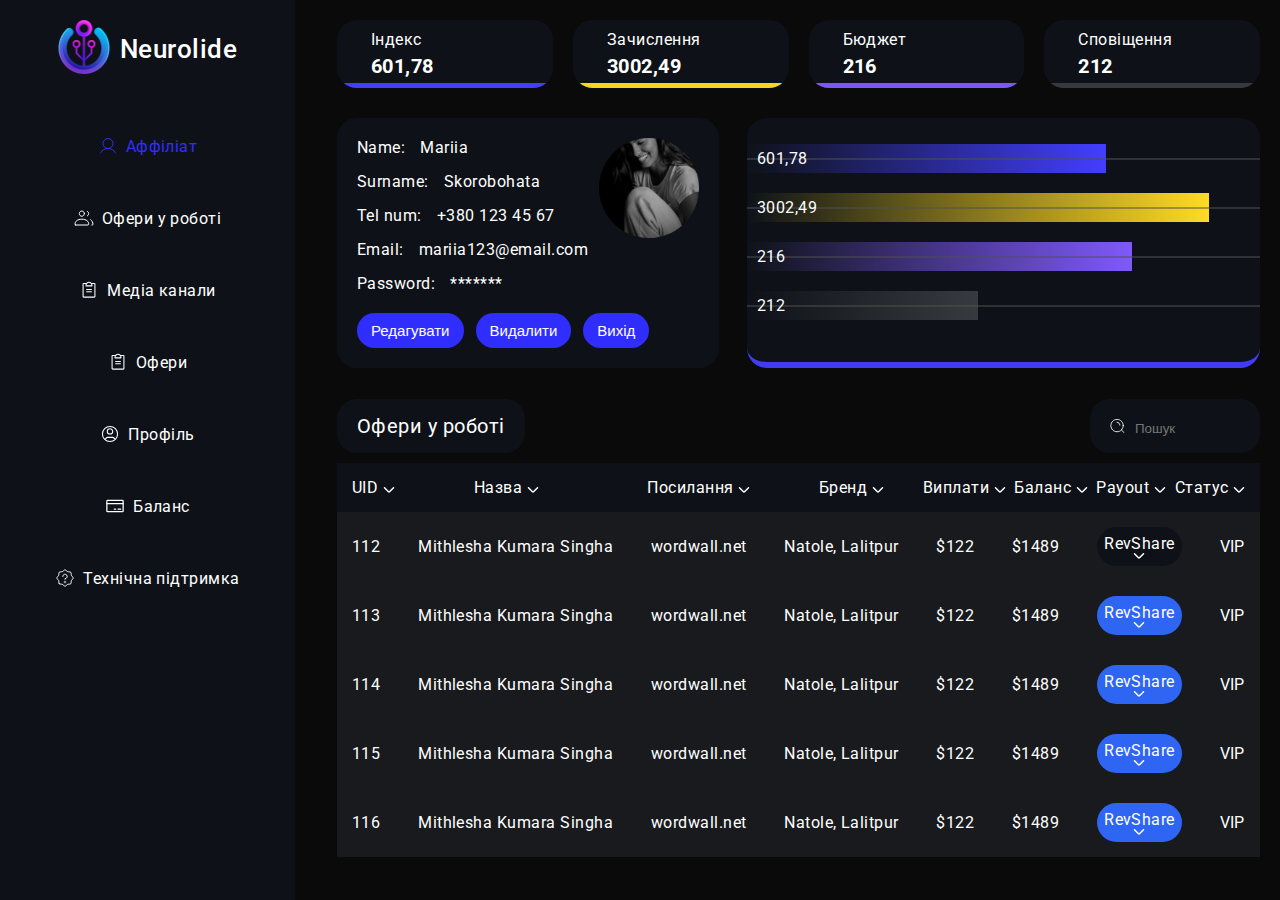
<file: affiliat.html>
<!DOCTYPE html>
<html lang="en">
  <head>
    <meta charset="UTF-8" />
    <meta http-equiv="X-UA-Compatible" content="IE=edge" />
    <meta name="viewport" content="width=device-width, initial-scale=1.0" />
    <title>Website-Design</title>
    <link
      href="https://fonts.googleapis.com/css2?family=Roboto:wght@400;500;700;900&display=swap"
      rel="stylesheet"
    />
    <link
      href="https://fonts.googleapis.com/css2?family=Raleway:wght@700&display=swap"
      rel="stylesheet"
    />
    <link rel="stylesheet" href="./css/manager.min.css" />
  </head>
  <body>
    <header>
      <div class="nav-div">
        <nav>
          <div class="logo">
            <a>
              <picture>
                <source
                  srcset="./imeges/desktop/logo.png 1x"
                  media="(min-width: 1200px)"
                />
                <source
                  srcset="./imeges/tablet/logo.png 1x"
                  media="(min-width: 768px)"
                />
                <source srcset="./imeges/mobile/logo.png 1x" />
                <img src="" alt="" />
              </picture>
            </a>
            <h1>Neurolide</h1>
          </div>
          <ul class="menu">
            <li class="is-active">
              <a href="#">
                <svg width="20" height="20">
                  <use href="./imeges/sprite.svg#icon-Human"></use>
                </svg>
                Аффіліат
              </a>
            </li>
            <li>
              <a href="./workOffers.html">
                <svg width="20" height="20">
                  <use href="./imeges/sprite.svg#icon-People"></use>
                </svg>
                Офери у роботі
              </a>
            </li>
            <li>
              <a href="./mediaChanel.html">
                <svg width="20" height="20">
                  <use href="./imeges/sprite.svg#icon-Copybook"></use>
                </svg>
                Медіа канали
              </a>
            </li>
            <li>
              <a href="./offers.html">
                <svg width="20" height="20">
                  <use href="./imeges/sprite.svg#icon-Copybook"></use>
                </svg>
                Офери
              </a>
            </li>
            <li>
              <a href="./profile.html">
                <svg width="20" height="20">
                  <use href="./imeges/sprite.svg#icon-Profile"></use>
                </svg>
                Профіль
              </a>
            </li>
            <li>
              <a href="./balance.html">
                <svg width="20" height="20">
                  <use href="./imeges/sprite.svg#icon-Card"></use>
                </svg>
                Баланс
              </a>
            </li>
            <li>
              <a href="./support.html">
                <svg width="20" height="20">
                  <use href="./imeges/sprite.svg#icon-Support"></use>
                </svg>
                Технічна підтримка
              </a>
            </li>
          </ul>
          <button type="button" class="modal-button" data-menu-open>
            <svg width="28" height="28">
              <use href="./imeges/sprite.svg#icon-Menu"></use>
            </svg>
          </button>
        </nav>
      </div>
    </header>
    <div class="modal-nav" data-menu>
      <ul class="modal-menu">
        <li>
          <a href="./main.html">
            <svg width="20" height="20">
              <use href="./imeges/sprite.svg#icon-House"></use>
            </svg>
            Головна
          </a>
        </li>
        <li class="is-active-mobile">
          <a href="#">
            <svg width="20" height="20">
              <use href="./imeges/sprite.svg#icon-Human"></use>
            </svg>
            Аффіліат
          </a>
        </li>
        <li>
          <a href="./workOffers.html">
            <svg width="20" height="20">
              <use href="./imeges/sprite.svg#icon-People"></use>
            </svg>
            Офери у роботі
          </a>
        </li>
        <li>
          <a href="./mediaChanel.html">
            <svg width="20" height="20">
              <use href="./imeges/sprite.svg#icon-Copybook"></use>
            </svg>
            Медіа канали
          </a>
        </li>
        <li>
          <a href="./offers.html">
            <svg width="20" height="20">
              <use href="./imeges/sprite.svg#icon-Copybook"></use>
            </svg>
            Офери
          </a>
        </li>
        <li>
          <a href="./profile.html">
            <svg width="20" height="20">
              <use href="./imeges/sprite.svg#icon-Profile"></use>
            </svg>
            Профіль
          </a>
        </li>
        <li>
          <a href="./balance.html">
            <svg width="20" height="20">
              <use href="./imeges/sprite.svg#icon-Card"></use>
            </svg>
            Баланс
          </a>
        </li>
        <li>
          <a href="./support.html">
            <svg width="20" height="20">
              <use href="./imeges/sprite.svg#icon-Support"></use>
            </svg>
            Технічна підтримка
          </a>
        </li>
      </ul>
    </div>
    <main class="mobile">
      <section class="manager_info">
        <div class="container">
          <h2 class="h2">Your Affiliate</h2>
          <div>
            <ul>
              <li><span>Name:</span><span>Mariia</span></li>
              <li><span>Surname:</span><span>Skorobohata</span></li>
              <li><span>Tel num:</span><span>+380 123 45 67</span></li>
              <li><span>Email:</span><span>mariia123@email.com</span></li>
              <li><span>Password:</span><span>*******</span></li>
            </ul>
            <ul>
              <li data-modal-open="modal3">
                <button type="button">Редагувати</button>
              </li>
              <li data-modal-open="modal4">
                <button type="button">Видалити</button>
              </li>
              <li><button type="button">Вихід</button></li>
            </ul>
            <picture>
              <source
                srcset="
                  ./imeges/mobile/profile.png    1x,
                  ./imeges/mobile/profile@2x.png 2x
                "
              />
              <img src="" alt="" />
            </picture>
          </div>
        </div>
      </section>
      <section class="manager_status">
        <div class="container">
          <div class="manager_status_div">Офери у роботі</div>
          <ul class="manager_status_ul1">
            <li class="manager_status_ul1_li">
              <div>
                <h3>UID 112 Статус</h3>
                <ul>
                  <li>
                    <b>Назва</b><br /><span>Mithlesha Kumara Singha</span>
                  </li>
                  <li><b>Посилання</b><br /><span>wordwall.net</span></li>
                  <li><b>Бренд</b><br /><span>Kritipur, Kathmandu</span></li>
                  <li><b>Виплати</b><br /><span>$122</span></li>
                  <li><b>Баланс</b><br /><span>$1489</span></li>
                  <li><b>Payout</b></li>
                </ul>
                <ul>
                  <li><button type="button">RevShare</button></li>
                  <li><button type="button">CPL</button></li>
                  <li><button type="button">CPC</button></li>
                  <li><button type="button">CPM</button></li>
                  <li><button type="button">CPH</button></li>
                </ul>
                <ul>
                  <li>VIP</li>
                  <li>
                    <svg width="20" height="20">
                      <use href="./imeges/sprite.svg#icon-gold-crown"></use>
                    </svg>
                  </li>
                </ul>
              </div>
            </li>
            <li class="manager_status_ul1_li">
              <div>
                <h3>UID 112 Статус</h3>
                <ul>
                  <li>
                    <b>Назва</b><br /><span>Mithlesha Kumara Singha</span>
                  </li>
                  <li><b>Посилання</b><br /><span>wordwall.net</span></li>
                  <li><b>Бренд</b><br /><span>Kritipur, Kathmandu</span></li>
                  <li><b>Виплати</b><br /><span>$122</span></li>
                  <li><b>Баланс</b><br /><span>$1489</span></li>
                  <li><b>Payout</b></li>
                </ul>
                <ul>
                  <li><button type="button">RevShare</button></li>
                  <li><button type="button">CPL</button></li>
                  <li><button type="button">CPC</button></li>
                  <li><button type="button">CPM</button></li>
                  <li><button type="button">CPH</button></li>
                </ul>
                <ul>
                  <li>VIP</li>
                  <li>
                    <svg width="20" height="20">
                      <use href="./imeges/sprite.svg#icon-gold-crown"></use>
                    </svg>
                  </li>
                </ul>
              </div>
            </li>
            <li class="manager_status_ul1_li">
              <div>
                <h3>UID 112 Статус</h3>
                <ul>
                  <li>
                    <b>Назва</b><br /><span>Mithlesha Kumara Singha</span>
                  </li>
                  <li><b>Посилання</b><br /><span>wordwall.net</span></li>
                  <li><b>Бренд</b><br /><span>Kritipur, Kathmandu</span></li>
                  <li><b>Виплати</b><br /><span>$122</span></li>
                  <li><b>Баланс</b><br /><span>$1489</span></li>
                  <li><b>Payout</b></li>
                </ul>
                <ul>
                  <li><button type="button">RevShare</button></li>
                  <li><button type="button">CPL</button></li>
                  <li><button type="button">CPC</button></li>
                  <li><button type="button">CPM</button></li>
                  <li><button type="button">CPH</button></li>
                </ul>
                <ul>
                  <li>VIP</li>
                  <li>
                    <svg width="20" height="20">
                      <use href="./imeges/sprite.svg#icon-gold-crown"></use>
                    </svg>
                  </li>
                </ul>
              </div>
            </li>
          </ul>
        </div>
      </section>
    </main>
    <main class="desktop">
      <section class="manager_data">
        <ul>
          <li>
            <span>Індекс</span>
            <h4>601,78</h4>
          </li>
          <li>
            <span>Зачислення</span>
            <h4>3002,49</h4>
          </li>
          <li>
            <span>Бюджет</span>
            <h4>216</h4>
          </li>
          <li>
            <span>Сповіщення</span>
            <h4>212</h4>
          </li>
        </ul>
      </section>
      <section class="manager_profile">
        <div class="manager_div">
          <div>
            <ul>
              <li><span>Name:</span><span>Mariia</span></li>
              <li><span>Surname:</span><span>Skorobohata</span></li>
              <li><span>Tel num:</span><span>+380 123 45 67</span></li>
              <li><span>Email:</span><span>mariia123@email.com</span></li>
              <li><span>Password:</span><span>*******</span></li>
            </ul>
            <ul>
              <li data-modal-open="modal3">
                <button type="button">Редагувати</button>
              </li>
              <li data-modal-open="modal4">
                <button type="button">Видалити</button>
              </li>
              <li><button type="button">Вихід</button></li>
            </ul>
            <picture>
              <source
                srcset="
                  ./imeges/desktop/profile.png    1x,
                  ./imeges/desktop/profile@2x.png 2x
                "
              />
              <img src="" alt="" />
            </picture>
          </div>
          <div>
            <ul>
              <li style="--fill-percent: 70%; --fill-color: #423eff">601,78</li>
              <li style="--fill-percent: 90%; --fill-color: #ffdb23">
                3002,49
              </li>
              <li style="--fill-percent: 75%; --fill-color: #7f59fb">216</li>
              <li style="--fill-percent: 45%; --fill-color: #373a3e">212</li>
            </ul>
          </div>
        </div>
      </section>
      <section class="manager_offers">
        <ul class="manager_offers_ul1">
          <li>Офери у роботі</li>
          <li>
            <svg width="15" height="15">
              <use href="./imeges/sprite.svg#icon-search"></use>
            </svg>
            <input type="text" placeholder="Пошук" />
          </li>
        </ul>
        <ul class="manager_offers_ul">
          <li class="manager_offers_ul_li">
            <ul>
              <li>
                <span>UID</span>
                <svg width="12" height="6">
                  <use href="./imeges/sprite.svg#icon-vector"></use>
                </svg>
              </li>
              <li>
                <span>Назва</span>
                <svg width="12" height="6">
                  <use href="./imeges/sprite.svg#icon-vector"></use>
                </svg>
              </li>
              <li>
                <span>Посилання</span>
                <svg width="12" height="6">
                  <use href="./imeges/sprite.svg#icon-vector"></use>
                </svg>
              </li>
              <li>
                <span>Бренд</span>
                <svg width="12" height="6">
                  <use href="./imeges/sprite.svg#icon-vector"></use>
                </svg>
              </li>
              <li>
                <span>Виплати</span>
                <svg width="12" height="6">
                  <use href="./imeges/sprite.svg#icon-vector"></use>
                </svg>
              </li>
              <li>
                <span>Баланс</span>
                <svg width="12" height="6">
                  <use href="./imeges/sprite.svg#icon-vector"></use>
                </svg>
              </li>
              <li>
                <span>Payout</span>
                <svg width="12" height="6">
                  <use href="./imeges/sprite.svg#icon-vector"></use>
                </svg>
              </li>
              <li>
                <span>Статус</span>
                <svg width="12" height="6">
                  <use href="./imeges/sprite.svg#icon-vector"></use>
                </svg>
              </li>
            </ul>
          </li>
          <li class="manager_offers_ul_li">
            <ul>
              <li>
                <span>112</span>
              </li>
              <li><span>Mithlesha Kumara Singha</span></li>
              <li><span>wordwall.net</span></li>
              <li><span>Natole, Lalitpur</span></li>
              <li><span>$122</span></li>
              <li><span>$1489</span></li>
              <li>
                <span>RevShare</span>
                <svg width="12" height="6">
                  <use href="./imeges/sprite.svg#icon-vector"></use>
                </svg>
              </li>
              <li>
                <span>VIP</span>
              </li>
            </ul>
          </li>
          <li class="manager_offers_ul_li">
            <ul>
              <li>
                <span>113</span>
              </li>
              <li><span>Mithlesha Kumara Singha</span></li>
              <li><span>wordwall.net</span></li>
              <li><span>Natole, Lalitpur</span></li>
              <li><span>$122</span></li>
              <li><span>$1489</span></li>
              <li>
                <span>RevShare</span>
                <svg width="12" height="6">
                  <use href="./imeges/sprite.svg#icon-vector"></use>
                </svg>
              </li>
              <li>
                <span>VIP</span>
              </li>
            </ul>
          </li>
          <li class="manager_offers_ul_li">
            <ul>
              <li>
                <span>114</span>
              </li>
              <li><span>Mithlesha Kumara Singha</span></li>
              <li><span>wordwall.net</span></li>
              <li><span>Natole, Lalitpur</span></li>
              <li><span>$122</span></li>
              <li><span>$1489</span></li>
              <li>
                <span>RevShare</span>
                <svg width="12" height="6">
                  <use href="./imeges/sprite.svg#icon-vector"></use>
                </svg>
              </li>
              <li>
                <span>VIP</span>
              </li>
            </ul>
          </li>
          <li class="manager_offers_ul_li">
            <ul>
              <li>
                <span>115</span>
              </li>
              <li><span>Mithlesha Kumara Singha</span></li>
              <li><span>wordwall.net</span></li>
              <li><span>Natole, Lalitpur</span></li>
              <li><span>$122</span></li>
              <li><span>$1489</span></li>
              <li>
                <span>RevShare</span>
                <svg width="12" height="6">
                  <use href="./imeges/sprite.svg#icon-vector"></use>
                </svg>
              </li>
              <li>
                <span>VIP</span>
              </li>
            </ul>
          </li>
          <li class="manager_offers_ul_li">
            <ul>
              <li>
                <span>116</span>
              </li>
              <li><span>Mithlesha Kumara Singha</span></li>
              <li><span>wordwall.net</span></li>
              <li><span>Natole, Lalitpur</span></li>
              <li><span>$122</span></li>
              <li><span>$1489</span></li>
              <li>
                <span>RevShare</span>
                <svg width="12" height="6">
                  <use href="./imeges/sprite.svg#icon-vector"></use>
                </svg>
              </li>
              <li>
                <span>VIP</span>
              </li>
            </ul>
          </li>
        </ul>
      </section>
    </main>
    <footer>
      <div class="container">
        <svg width="18" height="18">
          <use href="./imeges/sprite.svg#icon-question"></use>
        </svg>
      </div>
    </footer>
    <div class="backdrop is-hidden" id="modal1" data-modal>
      <div class="modal">
        <h2>Редагувати офер</h2>
        <form>
          <label>
            <span>Назва</span>
            <input type="text" placeholder="...." />
          </label>
          <label>
            <span>Бренд</span>
            <input type="text" placeholder="...." />
          </label>
          <label>
            <span>Виплати</span>
            <input type="text" placeholder="...." />
          </label>
          <label>
            <span>Баланс</span>
            <input type="text" placeholder="...." />
          </label>
          <div class="modal_desktop_menu">
            <span>Модель оплати</span>
            <ul>
              <li>
                <span>RevShare</span>
                <p id="p1">%$</p>
                <svg width="12" height="6" open-paragraf="p1">
                  <use href="./imeges/sprite.svg#icon-vector"></use>
                </svg>
              </li>
              <li>
                <span>CPL</span>
                <p id="p2">$</p>
                <svg width="12" height="6" open-paragraf="p2">
                  <use href="./imeges/sprite.svg#icon-vector"></use>
                </svg>
              </li>
              <li>
                <span>CPC</span>
                <p id="p3">$</p>
                <svg width="12" height="6" open-paragraf="p3">
                  <use href="./imeges/sprite.svg#icon-vector"></use>
                </svg>
              </li>
              <li>
                <span>CPM</span>
              </li>
              <li>
                <span>CPH</span>
              </li>
            </ul>
          </div>
          <ul>
            <li><button type="button" data-modal-close>Відмінити</button></li>
            <li>
              <button type="button">
                <svg width="13" height="13">
                  <use href="./imeges/sprite.svg#icon-plus"></use>
                </svg>
                Зберегти
              </button>
            </li>
          </ul>
        </form>
      </div>
    </div>
    <div class="backdrop is-hidden" id="modal2" data-modal>
      <div class="modal">
        <h2>Додати новий офер</h2>
        <form>
          <label>
            <span>Назва</span>
            <input type="text" placeholder="...." />
          </label>
          <label>
            <span>Бренд</span>
            <input type="text" placeholder="...." />
          </label>
          <label>
            <span>Виплати</span>
            <input type="text" placeholder="...." />
          </label>
          <label>
            <span>Баланс</span>
            <input type="text" placeholder="...." />
          </label>
          <div class="modal_desktop_menu">
            <span>Модель оплати</span>
            <ul>
              <li>
                <span>RevShare</span>
                <p id="p4">%$</p>
                <svg width="12" height="6" open-paragraf="p4">
                  <use href="./imeges/sprite.svg#icon-vector"></use>
                </svg>
              </li>
              <li>
                <span>CPL</span>
                <p id="p5">$</p>
                <svg width="12" height="6" open-paragraf="p5">
                  <use href="./imeges/sprite.svg#icon-vector"></use>
                </svg>
              </li>
              <li>
                <span>CPC</span>
                <p id="p6">$</p>
                <svg width="12" height="6" open-paragraf="p6">
                  <use href="./imeges/sprite.svg#icon-vector"></use>
                </svg>
              </li>
              <li>
                <span>CPM</span>
              </li>
              <li>
                <span>CPH</span>
              </li>
            </ul>
          </div>
          <ul>
            <li><button type="button" data-modal-close>Відмінити</button></li>
            <li>
              <button type="button">
                <svg width="13" height="13">
                  <use href="./imeges/sprite.svg#icon-plus"></use>
                </svg>
                Додати офер
              </button>
            </li>
          </ul>
        </form>
      </div>
    </div>
    <div class="backdrop is-hidden" id="modal3" data-modal>
      <div class="modal">
        <h2>Редагувати профіль</h2>
        <form>
          <label>
            <span>Ім'я</span>
            <input type="text" placeholder="...." />
          </label>
          <label>
            <span>Прізвище</span>
            <input type="text" placeholder="...." />
          </label>
          <label>
            <span>Номер Телефону</span>
            <input type="text" placeholder="...." />
          </label>
          <label>
            <span>Пошта</span>
            <input type="text" placeholder="...." />
          </label>
          <label>
            <span>Пароль</span>
            <input type="text" placeholder="...." />
          </label>
          <ul>
            <li><button type="button" data-modal-close>Відмінити</button></li>
            <li>
              <button type="button">Зберегти</button>
            </li>
          </ul>
        </form>
      </div>
    </div>
    <div class="backdrop is-hidden" id="modal4" data-modal>
      <div class="modal">
        <h2>Видалити профіль</h2>
        <svg width="43" height="10">
          <use href="./imeges/sprite.svg#icon-Line"></use>
        </svg>
        <p>Ви впевнені що хочете видалити профіль назавжди?</p>
        <button type="button">Видалити</button>
      </div>
    </div>
    <script src="./scripts/modal.js"></script>
    <script src="./scripts/menu.js"></script>
  </body>
</html>
</file>
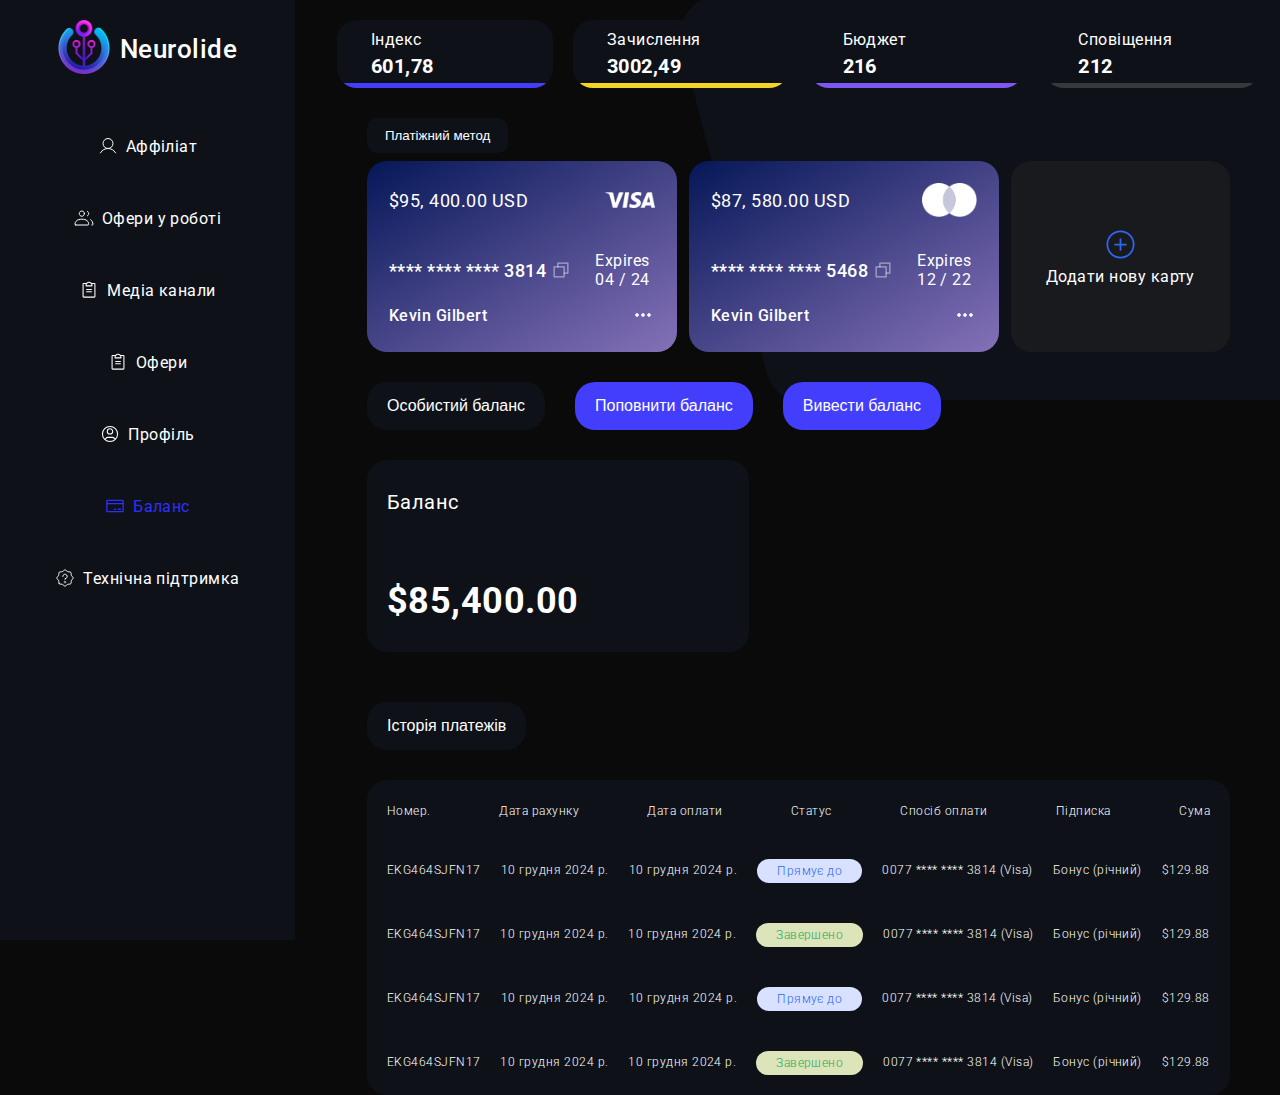
<file: balance.html>
<!DOCTYPE html>
<html lang="en">
  <head>
    <meta charset="UTF-8" />
    <meta http-equiv="X-UA-Compatible" content="IE=edge" />
    <meta name="viewport" content="width=device-width, initial-scale=1.0" />
    <title>Website-Design</title>
    <link
      href="https://fonts.googleapis.com/css2?family=Roboto:wght@400;500;700;900&display=swap"
      rel="stylesheet"
    />
    <link
      href="https://fonts.googleapis.com/css2?family=Raleway:wght@700&display=swap"
      rel="stylesheet"
    />
    <link rel="stylesheet" href="./css/balance.min.css" />
  </head>
  <body>
    <header>
      <div class="nav-div">
        <nav>
          <div class="logo">
            <a>
              <picture>
                <source
                  srcset="./imeges/desktop/logo.png 1x"
                  media="(min-width: 1200px)"
                />
                <source
                  srcset="./imeges/tablet/logo.png 1x"
                  media="(min-width: 768px)"
                />
                <source srcset="./imeges/mobile/logo.png 1x" />
                <img src="" alt="" />
              </picture>
            </a>
            <h1>Neurolide</h1>
          </div>
          <ul class="menu">
            <li>
              <a href="./affiliat.html">
                <svg width="20" height="20">
                  <use href="./imeges/sprite.svg#icon-Human"></use>
                </svg>
                Аффіліат
              </a>
            </li>
            <li>
              <a href="./workOffers.html">
                <svg width="20" height="20">
                  <use href="./imeges/sprite.svg#icon-People"></use>
                </svg>
                Офери у роботі
              </a>
            </li>
            <li>
              <a href="./mediaChanel.html">
                <svg width="20" height="20">
                  <use href="./imeges/sprite.svg#icon-Copybook"></use>
                </svg>
                Медіа канали
              </a>
            </li>
            <li>
              <a href="./offers.html">
                <svg width="20" height="20">
                  <use href="./imeges/sprite.svg#icon-Copybook"></use>
                </svg>
                Офери
              </a>
            </li>
            <li>
              <a href="./profile.html">
                <svg width="20" height="20">
                  <use href="./imeges/sprite.svg#icon-Profile"></use>
                </svg>
                Профіль
              </a>
            </li>
            <li class="is-active">
              <a href="#">
                <svg width="20" height="20">
                  <use href="./imeges/sprite.svg#icon-Card"></use>
                </svg>
                Баланс
              </a>
            </li>
            <li>
              <a href="./support.html">
                <svg width="20" height="20">
                  <use href="./imeges/sprite.svg#icon-Support"></use>
                </svg>
                Технічна підтримка
              </a>
            </li>
          </ul>
          <button type="button" class="modal-button" data-menu-open>
            <svg width="28" height="28">
              <use href="./imeges/sprite.svg#icon-Menu"></use>
            </svg>
          </button>
        </nav>
      </div>
    </header>
    <div class="modal-nav" data-menu>
      <ul class="modal-menu">
        <li>
          <a href="./main.html">
            <svg width="20" height="20">
              <use href="./imeges/sprite.svg#icon-House"></use>
            </svg>
            Головна
          </a>
        </li>
        <li>
          <a href="./affiliat.html">
            <svg width="20" height="20">
              <use href="./imeges/sprite.svg#icon-Human"></use>
            </svg>
            Аффіліат
          </a>
        </li>
        <li>
          <a href="./workOffers.html">
            <svg width="20" height="20">
              <use href="./imeges/sprite.svg#icon-People"></use>
            </svg>
            Офери у роботі
          </a>
        </li>
        <li>
          <a href="./mediaChanel.html">
            <svg width="20" height="20">
              <use href="./imeges/sprite.svg#icon-Copybook"></use>
            </svg>
            Медіа канали
          </a>
        </li>
        <li>
          <a href="./offers.html">
            <svg width="20" height="20">
              <use href="./imeges/sprite.svg#icon-Copybook"></use>
            </svg>
            Офери
          </a>
        </li>
        <li>
          <a href="./profile.html">
            <svg width="20" height="20">
              <use href="./imeges/sprite.svg#icon-Profile"></use>
            </svg>
            Профіль
          </a>
        </li>
        <li class="is-active-mobile">
          <a href="#">
            <svg width="20" height="20">
              <use href="./imeges/sprite.svg#icon-Card"></use>
            </svg>
            Баланс
          </a>
        </li>
        <li>
          <a href="./support.html">
            <svg width="20" height="20">
              <use href="./imeges/sprite.svg#icon-Support"></use>
            </svg>
            Технічна підтримка
          </a>
        </li>
      </ul>
    </div>
    <main class="mobile">
      <section class="main">
        <div class="main-div">
          <svg width="20" height="20">
            <use href="./imeges/sprite.svg#icon-Card"></use>
          </svg>
          Баланс
        </div>
      </section>
      <section class="balance_card">
        <div class="container">
          <ul class="balance_addCard_ul">
            <li>
              <h3>Add Card</h3>
              <svg width="28" height="22">
                <use href="./imeges/sprite.svg#icon-credit-card"></use>
              </svg>
            </li>
            <li data-modal-open="modal1">
              <svg width="32" height="32">
                <use href="./imeges/sprite.svg#icon-main-plus"></use>
              </svg>
            </li>
          </ul>
          <ul class="choise-card">
            <li class="card">
              <ul>
                <li>
                  <b>$95, 400.00 USD</b
                  ><img src="./imeges/mobile/VISA.png" alt="" />
                </li>
                <li>
                  <b
                    >**** **** **** 3814
                    <svg width="20" height="20">
                      <use href="./imeges/sprite.svg#icon-Copy"></use></svg></b
                  ><span>Expires 04 / 24</span>
                </li>
                <li>
                  <b>MARIIA SKOROBOHATA</b
                  ><svg width="24" height="24">
                    <use href="./imeges/sprite.svg#icon-Other"></use>
                  </svg>
                </li>
              </ul>
            </li>
            <li class="card">
              <ul>
                <li>
                  <b>$95, 400.00 USD</b
                  ><img src="./imeges/mobile/VISA.png" alt="" />
                </li>
                <li>
                  <b
                    >**** **** **** 3814
                    <svg width="20" height="20">
                      <use href="./imeges/sprite.svg#icon-Copy"></use></svg></b
                  ><span>Expires 04 / 24</span>
                </li>
                <li>
                  <b>MARIIA SKOROBOHATA</b
                  ><svg width="24" height="24">
                    <use href="./imeges/sprite.svg#icon-Other"></use>
                  </svg>
                </li>
              </ul>
            </li>
            <li class="card">
              <ul>
                <li>
                  <b>$95, 400.00 USD</b
                  ><img src="./imeges/mobile/VISA.png" alt="" />
                </li>
                <li>
                  <b
                    >**** **** **** 3814
                    <svg width="20" height="20">
                      <use href="./imeges/sprite.svg#icon-Copy"></use></svg></b
                  ><span>Expires 04 / 24</span>
                </li>
                <li>
                  <b>MARIIA SKOROBOHATA</b
                  ><svg width="24" height="24">
                    <use href="./imeges/sprite.svg#icon-Other"></use>
                  </svg>
                </li>
              </ul>
            </li>
          </ul>
        </div>
      </section>
      <section class="balance_balance">
        <div class="container">
          <button type="button">Особистий баланс</button>
          <div class="balance_div">
            <span>Баланс</span>
            <h3>$85,400.00</h3>
          </div>
          <ul class="balance_ul">
            <li>
              <button type="button" data-modal-open="modal2">
                Вивести баланс
              </button>
            </li>
            <li>
              <button type="button" data-modal-open="modal3">
                Поповнити баланс
              </button>
            </li>
          </ul>
        </div>
      </section>
      <section class="balance_status">
        <div class="container">
          <button type="button">Історія платежів</button>
          <div>
            <h3>Статус</h3>
            <ul>
              <li><b>Номер</b><br /><span>EKG464SJFN17</span></li>
              <li><b>Дата рахунку</b><br /><span>10 грудня 2024 р.</span></li>
              <li><b>Дата оплати</b><br /><span>10 грудня 2024 р</span></li>
              <li>
                <b>Спосіб оплати</b><br /><span
                  >0077 **** **** 3814 (Visa)</span
                >
              </li>
              <li><b>Підписка</b><br /><span>Бонус (річний)</span></li>
              <li><b>Сума</b><br /><span>$129.88</span></li>
              <li><span>Прямує до</span></li>
            </ul>
          </div>
        </div>
      </section>
    </main>
    <main class="desktop">
      <section class="balance_data">
        <ul>
          <li>
            <span>Індекс</span>
            <h4>601,78</h4>
          </li>
          <li>
            <span>Зачислення</span>
            <h4>3002,49</h4>
          </li>
          <li>
            <span>Бюджет</span>
            <h4>216</h4>
          </li>
          <li>
            <span>Сповіщення</span>
            <h4>212</h4>
          </li>
        </ul>
        <img src="./imeges/desktop/background.png" alt="" />
      </section>
      <section class="balance_addCard">
        <div class="container">
          <button type="button">Платіжний метод</button>
          <ul class="desktop_card_ul">
            <li class="desktop_card_li">
              <ul>
                <li>
                  <b>$95, 400.00 USD</b
                  ><img width="50" src="./imeges/desktop/VISA.png" alt="" />
                </li>
                <li>
                  <b
                    >**** **** **** 3814
                    <svg width="20" height="20">
                      <use href="./imeges/sprite.svg#icon-Copy"></use></svg></b
                  ><span>Expires 04 / 24</span>
                </li>
                <li>
                  <b>Kevin Gilbert</b
                  ><svg width="24" height="24">
                    <use href="./imeges/sprite.svg#icon-Other"></use>
                  </svg>
                </li>
              </ul>
            </li>
            <li class="desktop_card_li">
              <ul>
                <li>
                  <b>$87, 580.00 USD</b
                  ><img width="55" src="./imeges/desktop/CODE.png" alt="" />
                </li>
                <li>
                  <b
                    >**** **** **** 5468
                    <svg width="20" height="20">
                      <use href="./imeges/sprite.svg#icon-Copy"></use></svg></b
                  ><span>Expires 12 / 22</span>
                </li>
                <li>
                  <b>Kevin Gilbert</b
                  ><svg width="24" height="24">
                    <use href="./imeges/sprite.svg#icon-Other"></use>
                  </svg>
                </li>
              </ul>
            </li>
            <li class="desktop_card_add" data-modal-open="modal1">
              <svg width="35" height="35">
                <use href="./imeges/sprite.svg#icon-addCard"></use>
              </svg>
              <span>Додати нову карту</span>
            </li>
          </ul>
        </div>
      </section>
      <section class="balance_addBalance">
        <div class="container">
          <ul>
            <li><button type="button">Особистий баланс</button></li>
            <li data-modal-open="modal3">
              <button type="button">Поповнити баланс</button>
            </li>
            <li data-modal-open="modal2">
              <button type="button">Вивести баланс</button>
            </li>
          </ul>
          <div>
            <span>Баланс</span>
            <h3>$85,400.00</h3>
          </div>
        </div>
      </section>
      <section class="balance_payment">
        <div class="container">
          <button type="button">Історія платежів</button>
          <ul class="balance_payment_ul">
            <li class="balance_payment_li">
              <ul>
                <li><span>Номер.</span></li>
                <li><span>Дата рахунку</span></li>
                <li><span>Дата оплати</span></li>
                <li><span>Статус</span></li>
                <li><span>Спосіб оплати</span></li>
                <li><span>Підписка</span></li>
                <li><span>Сума</span></li>
              </ul>
            </li>
            <li class="balance_payment_li">
              <ul>
                <li><span>EKG464SJFN17</span></li>
                <li><span>10 грудня 2024 р.</span></li>
                <li><span>10 грудня 2024 р.</span></li>
                <li class="start"><span>Прямує до</span></li>
                <li><span>0077 **** **** 3814 (Visa)</span></li>
                <li><span>Бонус (річний)</span></li>
                <li><span>$129.88</span></li>
              </ul>
            </li>
            <li class="balance_payment_li">
              <ul>
                <li><span>EKG464SJFN17</span></li>
                <li><span>10 грудня 2024 р.</span></li>
                <li><span>10 грудня 2024 р.</span></li>
                <li class="end"><span>Завершено</span></li>
                <li><span>0077 **** **** 3814 (Visa)</span></li>
                <li><span>Бонус (річний)</span></li>
                <li><span>$129.88</span></li>
              </ul>
            </li>
            <li class="balance_payment_li">
              <ul>
                <li><span>EKG464SJFN17</span></li>
                <li><span>10 грудня 2024 р.</span></li>
                <li><span>10 грудня 2024 р.</span></li>
                <li class="start"><span>Прямує до</span></li>
                <li><span>0077 **** **** 3814 (Visa)</span></li>
                <li><span>Бонус (річний)</span></li>
                <li><span>$129.88</span></li>
              </ul>
            </li>
            <li class="balance_payment_li">
              <ul>
                <li><span>EKG464SJFN17</span></li>
                <li><span>10 грудня 2024 р.</span></li>
                <li><span>10 грудня 2024 р.</span></li>
                <li class="end"><span>Завершено</span></li>
                <li><span>0077 **** **** 3814 (Visa)</span></li>
                <li><span>Бонус (річний)</span></li>
                <li><span>$129.88</span></li>
              </ul>
            </li>
          </ul>
        </div>
      </section>
    </main>
    <footer>
      <div class="container">
        <svg width="18" height="18">
          <use href="./imeges/sprite.svg#icon-question"></use>
        </svg>
      </div>
    </footer>
    <div class="backdrop is-hidden" id="modal1" data-modal>
      <div class="modal">
        <h2>Додати нову карту</h2>
        <form>
          <label>
            <span>Номер карти</span>
            <input type="text" placeholder="Номер карти" />
          </label>
          <label>
            <span>Ініціали, вказані на карті</span>
            <input type="text" placeholder="Ім’я та прізвище" />
          </label>
          <ul>
            <li>
              <label
                ><span>CVC</span><input type="text" placeholder="****"
              /></label>
            </li>
            <li>
              <label
                ><span>Дата завершення</span
                ><input type="text" placeholder="MM / YY"
              /></label>
            </li>
          </ul>
          <ul>
            <li><button type="button" data-modal-close>Відмінити</button></li>
            <li>
              <button type="button">
                <svg width="13" height="13">
                  <use href="./imeges/sprite.svg#icon-plus"></use>
                </svg>
                Додати карту
              </button>
            </li>
          </ul>
        </form>
      </div>
    </div>
    <div class="backdrop is-hidden" id="modal2" data-modal>
      <div class="modal">
        <h2>Вивести баланс</h2>
        <form>
          <label>
            <span>Ім'я</span>
            <input type="text" placeholder="...." />
          </label>
          <label>
            <span>Номер картки</span>
            <input type="text" placeholder="...." />
          </label>
          <label>
            <span>Пошта</span>
            <input type="text" placeholder="...." />
          </label>
          <label>
            <span>Вивести суму</span>
            <input type="text" placeholder="...." />
          </label>

          <ul>
            <li><button type="button" data-modal-close>Відмінити</button></li>
            <li><button type="button">Вивести</button></li>
          </ul>
        </form>
      </div>
    </div>
    <div class="backdrop is-hidden" id="modal3" data-modal>
      <div class="modal">
        <h2>Поповнення балансу</h2>
        <form>
          <label>
            <span>Номер карти</span>
            <input type="text" placeholder="...." />
          </label>
          <ul>
            <li>
              <label
                ><span>Термін дії</span><input type="text" placeholder="****"
              /></label>
            </li>
            <li>
              <label
                ><span>CVV2</span><input type="text" placeholder="...."
              /></label>
            </li>
          </ul>
          <label>
            <span>ПІБ власника</span>
            <input type="text" placeholder="...." />
          </label>
          <ul>
            <li>
              <label
                ><span>Номер телефону</span
                ><input type="text" placeholder="+380"
              /></label>
            </li>
            <li>
              <label
                ><span>Email</span><input type="text" placeholder="...."
              /></label>
            </li>
          </ul>
          <label>
            <span>Сума поповнення</span>
            <input type="text" placeholder="...." />
          </label>
          <ul>
            <li><button type="button" data-modal-close>Відмінити</button></li>
            <li><button type="button">Поповнити</button></li>
          </ul>
        </form>
      </div>
    </div>

    <script src="./scripts/modal.js"></script>
    <script src="./scripts/menu.js"></script>
  </body>
</html>
</file>
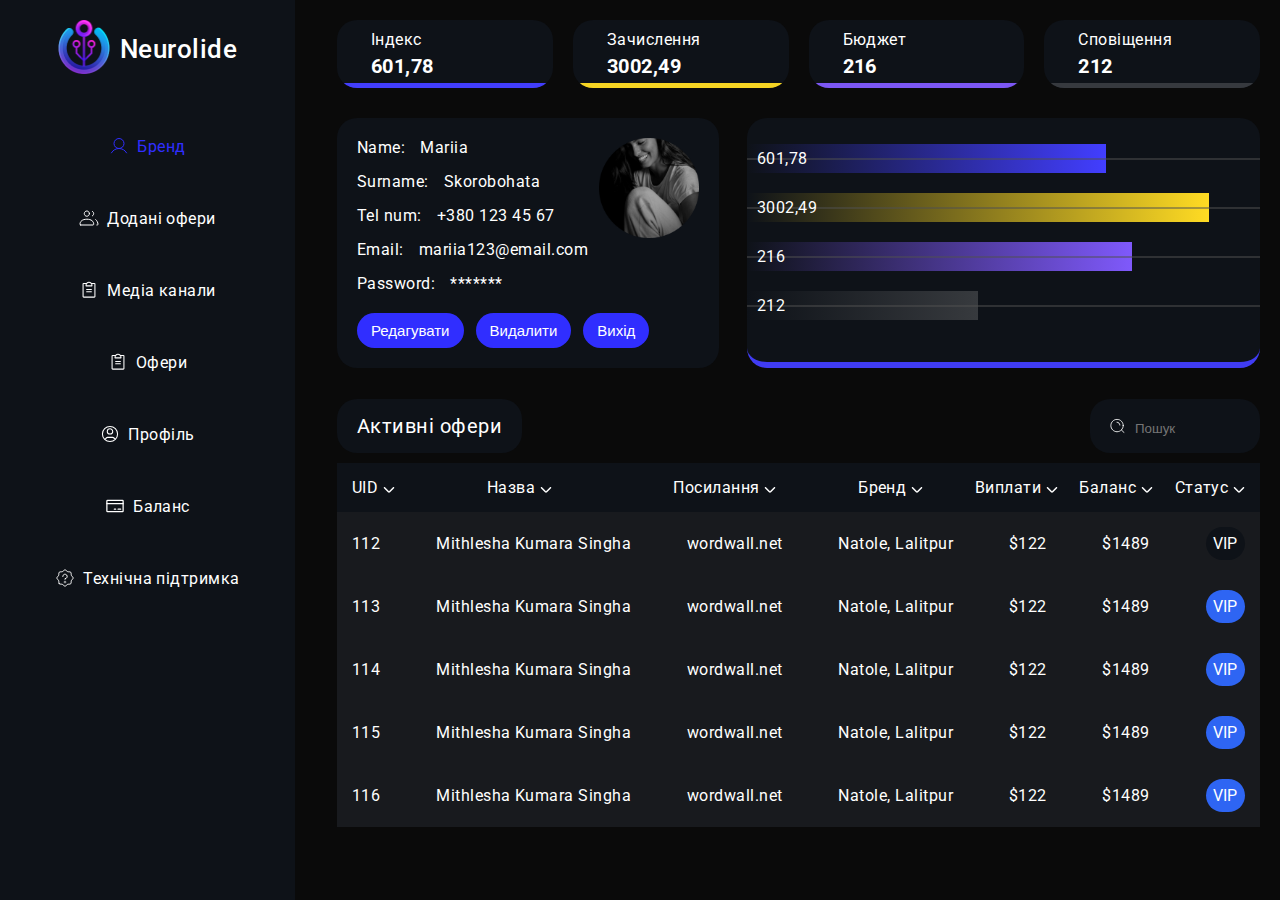
<file: brend.html>
<!DOCTYPE html>
<html lang="en">
  <head>
    <meta charset="UTF-8" />
    <meta http-equiv="X-UA-Compatible" content="IE=edge" />
    <meta name="viewport" content="width=device-width, initial-scale=1.0" />
    <title>Website-Design</title>
    <link
      href="https://fonts.googleapis.com/css2?family=Roboto:wght@400;500;700;900&display=swap"
      rel="stylesheet"
    />
    <link
      href="https://fonts.googleapis.com/css2?family=Raleway:wght@700&display=swap"
      rel="stylesheet"
    />
    <link rel="stylesheet" href="./css/manager.min.css" />
  </head>
  <body>
    <header>
      <div class="nav-div">
        <nav>
          <div class="logo">
            <a>
              <picture>
                <source
                  srcset="./imeges/desktop/logo.png 1x"
                  media="(min-width: 1200px)"
                />
                <source
                  srcset="./imeges/tablet/logo.png 1x"
                  media="(min-width: 768px)"
                />
                <source srcset="./imeges/mobile/logo.png 1x" />
                <img src="" alt="" />
              </picture>
            </a>
            <h1>Neurolide</h1>
          </div>
          <ul class="menu">
            <li class="is-active">
              <a href="#">
                <svg width="20" height="20">
                  <use href="./imeges/sprite.svg#icon-Human"></use>
                </svg>
                Бренд
              </a>
            </li>
            <li>
              <a href="./addOffers.html">
                <svg width="20" height="20">
                  <use href="./imeges/sprite.svg#icon-People"></use>
                </svg>
                Додані офери
              </a>
            </li>
            <li>
              <a href="./mediaChanel.html">
                <svg width="20" height="20">
                  <use href="./imeges/sprite.svg#icon-Copybook"></use>
                </svg>
                Медіа канали
              </a>
            </li>
            <li>
              <a href="./offers.html">
                <svg width="20" height="20">
                  <use href="./imeges/sprite.svg#icon-Copybook"></use>
                </svg>
                Офери
              </a>
            </li>
            <li>
              <a href="./profile.html">
                <svg width="20" height="20">
                  <use href="./imeges/sprite.svg#icon-Profile"></use>
                </svg>
                Профіль
              </a>
            </li>
            <li>
              <a href="./balance.html">
                <svg width="20" height="20">
                  <use href="./imeges/sprite.svg#icon-Card"></use>
                </svg>
                Баланс
              </a>
            </li>
            <li>
              <a href="./support.html">
                <svg width="20" height="20">
                  <use href="./imeges/sprite.svg#icon-Support"></use>
                </svg>
                Технічна підтримка
              </a>
            </li>
          </ul>
          <button type="button" class="modal-button" data-menu-open>
            <svg width="28" height="28">
              <use href="./imeges/sprite.svg#icon-Menu"></use>
            </svg>
          </button>
        </nav>
      </div>
    </header>
    <div class="modal-nav" data-menu>
      <ul class="modal-menu">
        <li>
          <a href="./main.html">
            <svg width="20" height="20">
              <use href="./imeges/sprite.svg#icon-House"></use>
            </svg>
            Головна
          </a>
        </li>
        <li class="is-active-mobile">
          <a href="#">
            <svg width="20" height="20">
              <use href="./imeges/sprite.svg#icon-Human"></use>
            </svg>
            Бренд
          </a>
        </li>
        <li>
          <a href="./addOffers.html">
            <svg width="20" height="20">
              <use href="./imeges/sprite.svg#icon-People"></use>
            </svg>
            Додані офери
          </a>
        </li>
        <li>
          <a href="./mediaChanel.html">
            <svg width="20" height="20">
              <use href="./imeges/sprite.svg#icon-Copybook"></use>
            </svg>
            Медіа канали
          </a>
        </li>
        <li>
          <a href="./offers.html">
            <svg width="20" height="20">
              <use href="./imeges/sprite.svg#icon-Copybook"></use>
            </svg>
            Офери
          </a>
        </li>
        <li>
          <a href="./profile.html">
            <svg width="20" height="20">
              <use href="./imeges/sprite.svg#icon-Profile"></use>
            </svg>
            Профіль
          </a>
        </li>
        <li>
          <a href="./balance.html">
            <svg width="20" height="20">
              <use href="./imeges/sprite.svg#icon-Card"></use>
            </svg>
            Баланс
          </a>
        </li>
        <li>
          <a href="./support.html">
            <svg width="20" height="20">
              <use href="./imeges/sprite.svg#icon-Support"></use>
            </svg>
            Технічна підтримка
          </a>
        </li>
      </ul>
    </div>
    <main class="mobile">
      <section class="manager_info">
        <div class="container">
          <h2 class="h2">Your Brand</h2>
          <div>
            <ul>
              <li><span>Name:</span><span>Mariia</span></li>
              <li><span>Surname:</span><span>Skorobohata</span></li>
              <li><span>Tel num:</span><span>+380 123 45 67</span></li>
              <li><span>Email:</span><span>mariia123@email.com</span></li>
              <li><span>Password:</span><span>*******</span></li>
            </ul>
            <ul>
              <li data-modal-open="modal3">
                <button type="button">Редагувати</button>
              </li>
              <li data-modal-open="modal4">
                <button type="button">Видалити</button>
              </li>
              <li><button type="button">Вихід</button></li>
            </ul>
            <picture>
              <source
                srcset="
                  ./imeges/mobile/profile.png    1x,
                  ./imeges/mobile/profile@2x.png 2x
                "
              />
              <img src="" alt="" />
            </picture>
          </div>
        </div>
      </section>
      <section class="manager_status">
        <div class="container">
          <div class="manager_status_div">Активні офери</div>
          <ul class="manager_status_ul1">
            <li class="manager_status_ul1_li">
              <div>
                <h3>UID 112 Статус</h3>
                <ul>
                  <li>
                    <b>Назва</b><br /><span>Mithlesha Kumara Singha</span>
                  </li>
                  <li><b>Посилання</b><br /><span>wordwall.net</span></li>
                  <li><b>Бренд</b><br /><span>Kritipur, Kathmandu</span></li>
                  <li><b>Виплати</b><br /><span>$122</span></li>
                  <li><b>Баланс</b><br /><span>$1489</span></li>
                  <li><b>Payout</b></li>
                </ul>
                <ul>
                  <li><button type="button">RevShare</button></li>
                  <li><button type="button">CPL</button></li>
                  <li><button type="button">CPC</button></li>
                  <li><button type="button">CPM</button></li>
                  <li><button type="button">CPH</button></li>
                </ul>
                <ul>
                  <li>VIP</li>
                  <li>
                    <svg width="20" height="20">
                      <use href="./imeges/sprite.svg#icon-gold-crown"></use>
                    </svg>
                  </li>
                </ul>
              </div>
            </li>
            <li class="manager_status_ul1_li">
              <div>
                <h3>UID 112 Статус</h3>
                <ul>
                  <li>
                    <b>Назва</b><br /><span>Mithlesha Kumara Singha</span>
                  </li>
                  <li><b>Посилання</b><br /><span>wordwall.net</span></li>
                  <li><b>Бренд</b><br /><span>Kritipur, Kathmandu</span></li>
                  <li><b>Виплати</b><br /><span>$122</span></li>
                  <li><b>Баланс</b><br /><span>$1489</span></li>
                  <li><b>Payout</b></li>
                </ul>
                <ul>
                  <li><button type="button">RevShare</button></li>
                  <li><button type="button">CPL</button></li>
                  <li><button type="button">CPC</button></li>
                  <li><button type="button">CPM</button></li>
                  <li><button type="button">CPH</button></li>
                </ul>
                <ul>
                  <li>VIP</li>
                  <li>
                    <svg width="20" height="20">
                      <use href="./imeges/sprite.svg#icon-gold-crown"></use>
                    </svg>
                  </li>
                </ul>
              </div>
            </li>
            <li class="manager_status_ul1_li">
              <div>
                <h3>UID 112 Статус</h3>
                <ul>
                  <li>
                    <b>Назва</b><br /><span>Mithlesha Kumara Singha</span>
                  </li>
                  <li><b>Посилання</b><br /><span>wordwall.net</span></li>
                  <li><b>Бренд</b><br /><span>Kritipur, Kathmandu</span></li>
                  <li><b>Виплати</b><br /><span>$122</span></li>
                  <li><b>Баланс</b><br /><span>$1489</span></li>
                  <li><b>Payout</b></li>
                </ul>
                <ul>
                  <li><button type="button">RevShare</button></li>
                  <li><button type="button">CPL</button></li>
                  <li><button type="button">CPC</button></li>
                  <li><button type="button">CPM</button></li>
                  <li><button type="button">CPH</button></li>
                </ul>
                <ul>
                  <li>VIP</li>
                  <li>
                    <svg width="20" height="20">
                      <use href="./imeges/sprite.svg#icon-gold-crown"></use>
                    </svg>
                  </li>
                </ul>
              </div>
            </li>
          </ul>
        </div>
      </section>
    </main>
    <main class="desktop">
      <section class="manager_data">
        <ul>
          <li>
            <span>Індекс</span>
            <h4>601,78</h4>
          </li>
          <li>
            <span>Зачислення</span>
            <h4>3002,49</h4>
          </li>
          <li>
            <span>Бюджет</span>
            <h4>216</h4>
          </li>
          <li>
            <span>Сповіщення</span>
            <h4>212</h4>
          </li>
        </ul>
      </section>
      <section class="manager_profile">
        <div class="manager_div">
          <div>
            <ul>
              <li><span>Name:</span><span>Mariia</span></li>
              <li><span>Surname:</span><span>Skorobohata</span></li>
              <li><span>Tel num:</span><span>+380 123 45 67</span></li>
              <li><span>Email:</span><span>mariia123@email.com</span></li>
              <li><span>Password:</span><span>*******</span></li>
            </ul>
            <ul>
              <li data-modal-open="modal3">
                <button type="button">Редагувати</button>
              </li>
              <li data-modal-open="modal4">
                <button type="button">Видалити</button>
              </li>
              <li><button type="button">Вихід</button></li>
            </ul>
            <picture>
              <source
                srcset="
                  ./imeges/desktop/profile.png    1x,
                  ./imeges/desktop/profile@2x.png 2x
                "
              />
              <img src="" alt="" />
            </picture>
          </div>
          <div>
            <ul>
              <li style="--fill-percent: 70%; --fill-color: #423eff">601,78</li>
              <li style="--fill-percent: 90%; --fill-color: #ffdb23">
                3002,49
              </li>
              <li style="--fill-percent: 75%; --fill-color: #7f59fb">216</li>
              <li style="--fill-percent: 45%; --fill-color: #373a3e">212</li>
            </ul>
          </div>
        </div>
      </section>
      <section class="manager_offers">
        <ul class="manager_offers_ul1">
          <li>Активні офери</li>
          <li>
            <svg width="15" height="15">
              <use href="./imeges/sprite.svg#icon-search"></use>
            </svg>
            <input type="text" placeholder="Пошук" />
          </li>
        </ul>
        <ul class="manager_offers_ul">
          <li class="manager_offers_ul_li">
            <ul>
              <li>
                <span>UID</span>
                <svg width="12" height="6">
                  <use href="./imeges/sprite.svg#icon-vector"></use>
                </svg>
              </li>
              <li>
                <span>Назва</span>
                <svg width="12" height="6">
                  <use href="./imeges/sprite.svg#icon-vector"></use>
                </svg>
              </li>
              <li>
                <span>Посилання</span>
                <svg width="12" height="6">
                  <use href="./imeges/sprite.svg#icon-vector"></use>
                </svg>
              </li>
              <li>
                <span>Бренд</span>
                <svg width="12" height="6">
                  <use href="./imeges/sprite.svg#icon-vector"></use>
                </svg>
              </li>
              <li>
                <span>Виплати</span>
                <svg width="12" height="6">
                  <use href="./imeges/sprite.svg#icon-vector"></use>
                </svg>
              </li>
              <li>
                <span>Баланс</span>
                <svg width="12" height="6">
                  <use href="./imeges/sprite.svg#icon-vector"></use>
                </svg>
              </li>
              <li>
                <span>Статус</span>
                <svg width="12" height="6">
                  <use href="./imeges/sprite.svg#icon-vector"></use>
                </svg>
              </li>
            </ul>
          </li>
          <li class="manager_offers_ul_li">
            <ul>
              <li>
                <span>112</span>
              </li>
              <li><span>Mithlesha Kumara Singha</span></li>
              <li><span>wordwall.net</span></li>
              <li><span>Natole, Lalitpur</span></li>
              <li><span>$122</span></li>
              <li><span>$1489</span></li>
              <li>
                <span>VIP</span>
              </li>
            </ul>
          </li>
          <li class="manager_offers_ul_li">
            <ul>
              <li>
                <span>113</span>
              </li>
              <li><span>Mithlesha Kumara Singha</span></li>
              <li><span>wordwall.net</span></li>
              <li><span>Natole, Lalitpur</span></li>
              <li><span>$122</span></li>
              <li><span>$1489</span></li>
              <li>
                <span>VIP</span>
              </li>
            </ul>
          </li>
          <li class="manager_offers_ul_li">
            <ul>
              <li>
                <span>114</span>
              </li>
              <li><span>Mithlesha Kumara Singha</span></li>
              <li><span>wordwall.net</span></li>
              <li><span>Natole, Lalitpur</span></li>
              <li><span>$122</span></li>
              <li><span>$1489</span></li>
              <li>
                <span>VIP</span>
              </li>
            </ul>
          </li>
          <li class="manager_offers_ul_li">
            <ul>
              <li>
                <span>115</span>
              </li>
              <li><span>Mithlesha Kumara Singha</span></li>
              <li><span>wordwall.net</span></li>
              <li><span>Natole, Lalitpur</span></li>
              <li><span>$122</span></li>
              <li><span>$1489</span></li>
              <li>
                <span>VIP</span>
              </li>
            </ul>
          </li>
          <li class="manager_offers_ul_li">
            <ul>
              <li>
                <span>116</span>
              </li>
              <li><span>Mithlesha Kumara Singha</span></li>
              <li><span>wordwall.net</span></li>
              <li><span>Natole, Lalitpur</span></li>
              <li><span>$122</span></li>
              <li><span>$1489</span></li>
              <li>
                <span>VIP</span>
              </li>
            </ul>
          </li>
        </ul>
      </section>
    </main>
    <footer>
      <div class="container">
        <svg width="18" height="18">
          <use href="./imeges/sprite.svg#icon-question"></use>
        </svg>
      </div>
    </footer>
    <div class="backdrop is-hidden" id="modal1" data-modal>
      <div class="modal">
        <h2>Редагувати офер</h2>
        <form>
          <label>
            <span>Назва</span>
            <input type="text" placeholder="...." />
          </label>
          <label>
            <span>Бренд</span>
            <input type="text" placeholder="...." />
          </label>
          <label>
            <span>Виплати</span>
            <input type="text" placeholder="...." />
          </label>
          <label>
            <span>Баланс</span>
            <input type="text" placeholder="...." />
          </label>
          <div class="modal_desktop_menu">
            <span>Модель оплати</span>
            <ul>
              <li>
                <span>RevShare</span>
                <p id="p1">%$</p>
                <svg width="12" height="6" open-paragraf="p1">
                  <use href="./imeges/sprite.svg#icon-vector"></use>
                </svg>
              </li>
              <li>
                <span>CPL</span>
                <p id="p2">$</p>
                <svg width="12" height="6" open-paragraf="p2">
                  <use href="./imeges/sprite.svg#icon-vector"></use>
                </svg>
              </li>
              <li>
                <span>CPC</span>
                <p id="p3">$</p>
                <svg width="12" height="6" open-paragraf="p3">
                  <use href="./imeges/sprite.svg#icon-vector"></use>
                </svg>
              </li>
              <li>
                <span>CPM</span>
              </li>
              <li>
                <span>CPH</span>
              </li>
            </ul>
          </div>
          <ul>
            <li><button type="button" data-modal-close>Відмінити</button></li>
            <li>
              <button type="button">
                <svg width="13" height="13">
                  <use href="./imeges/sprite.svg#icon-plus"></use>
                </svg>
                Зберегти
              </button>
            </li>
          </ul>
        </form>
      </div>
    </div>
    <div class="backdrop is-hidden" id="modal2" data-modal>
      <div class="modal">
        <h2>Додати новий офер</h2>
        <form>
          <label>
            <span>Назва</span>
            <input type="text" placeholder="...." />
          </label>
          <label>
            <span>Бренд</span>
            <input type="text" placeholder="...." />
          </label>
          <label>
            <span>Виплати</span>
            <input type="text" placeholder="...." />
          </label>
          <label>
            <span>Баланс</span>
            <input type="text" placeholder="...." />
          </label>
          <div class="modal_desktop_menu">
            <span>Модель оплати</span>
            <ul>
              <li>
                <span>RevShare</span>
                <p id="p4">%$</p>
                <svg width="12" height="6" open-paragraf="p4">
                  <use href="./imeges/sprite.svg#icon-vector"></use>
                </svg>
              </li>
              <li>
                <span>CPL</span>
                <p id="p5">$</p>
                <svg width="12" height="6" open-paragraf="p5">
                  <use href="./imeges/sprite.svg#icon-vector"></use>
                </svg>
              </li>
              <li>
                <span>CPC</span>
                <p id="p6">$</p>
                <svg width="12" height="6" open-paragraf="p6">
                  <use href="./imeges/sprite.svg#icon-vector"></use>
                </svg>
              </li>
              <li>
                <span>CPM</span>
              </li>
              <li>
                <span>CPH</span>
              </li>
            </ul>
          </div>
          <ul>
            <li><button type="button" data-modal-close>Відмінити</button></li>
            <li>
              <button type="button">
                <svg width="13" height="13">
                  <use href="./imeges/sprite.svg#icon-plus"></use>
                </svg>
                Додати офер
              </button>
            </li>
          </ul>
        </form>
      </div>
    </div>
    <div class="backdrop is-hidden" id="modal3" data-modal>
      <div class="modal">
        <h2>Редагувати профіль</h2>
        <form>
          <label>
            <span>Ім'я</span>
            <input type="text" placeholder="...." />
          </label>
          <label>
            <span>Прізвище</span>
            <input type="text" placeholder="...." />
          </label>
          <label>
            <span>Номер Телефону</span>
            <input type="text" placeholder="...." />
          </label>
          <label>
            <span>Пошта</span>
            <input type="text" placeholder="...." />
          </label>
          <label>
            <span>Пароль</span>
            <input type="text" placeholder="...." />
          </label>
          <ul>
            <li><button type="button" data-modal-close>Відмінити</button></li>
            <li>
              <button type="button">
                <svg width="13" height="13">
                  <use href="./imeges/sprite.svg#icon-plus"></use>
                </svg>
                Зберегти
              </button>
            </li>
          </ul>
        </form>
      </div>
    </div>
    <div class="backdrop is-hidden" id="modal4" data-modal>
      <div class="modal">
        <h2>Видалити профіль</h2>
        <svg width="43" height="10">
          <use href="./imeges/sprite.svg#icon-Line"></use>
        </svg>
        <p>Ви впевнені що хочете видалити профіль назавжди?</p>
        <button type="button">Видалити</button>
      </div>
    </div>
    <script src="./scripts/modal.js"></script>
    <script src="./scripts/menu.js"></script>
  </body>
</html>
</file>
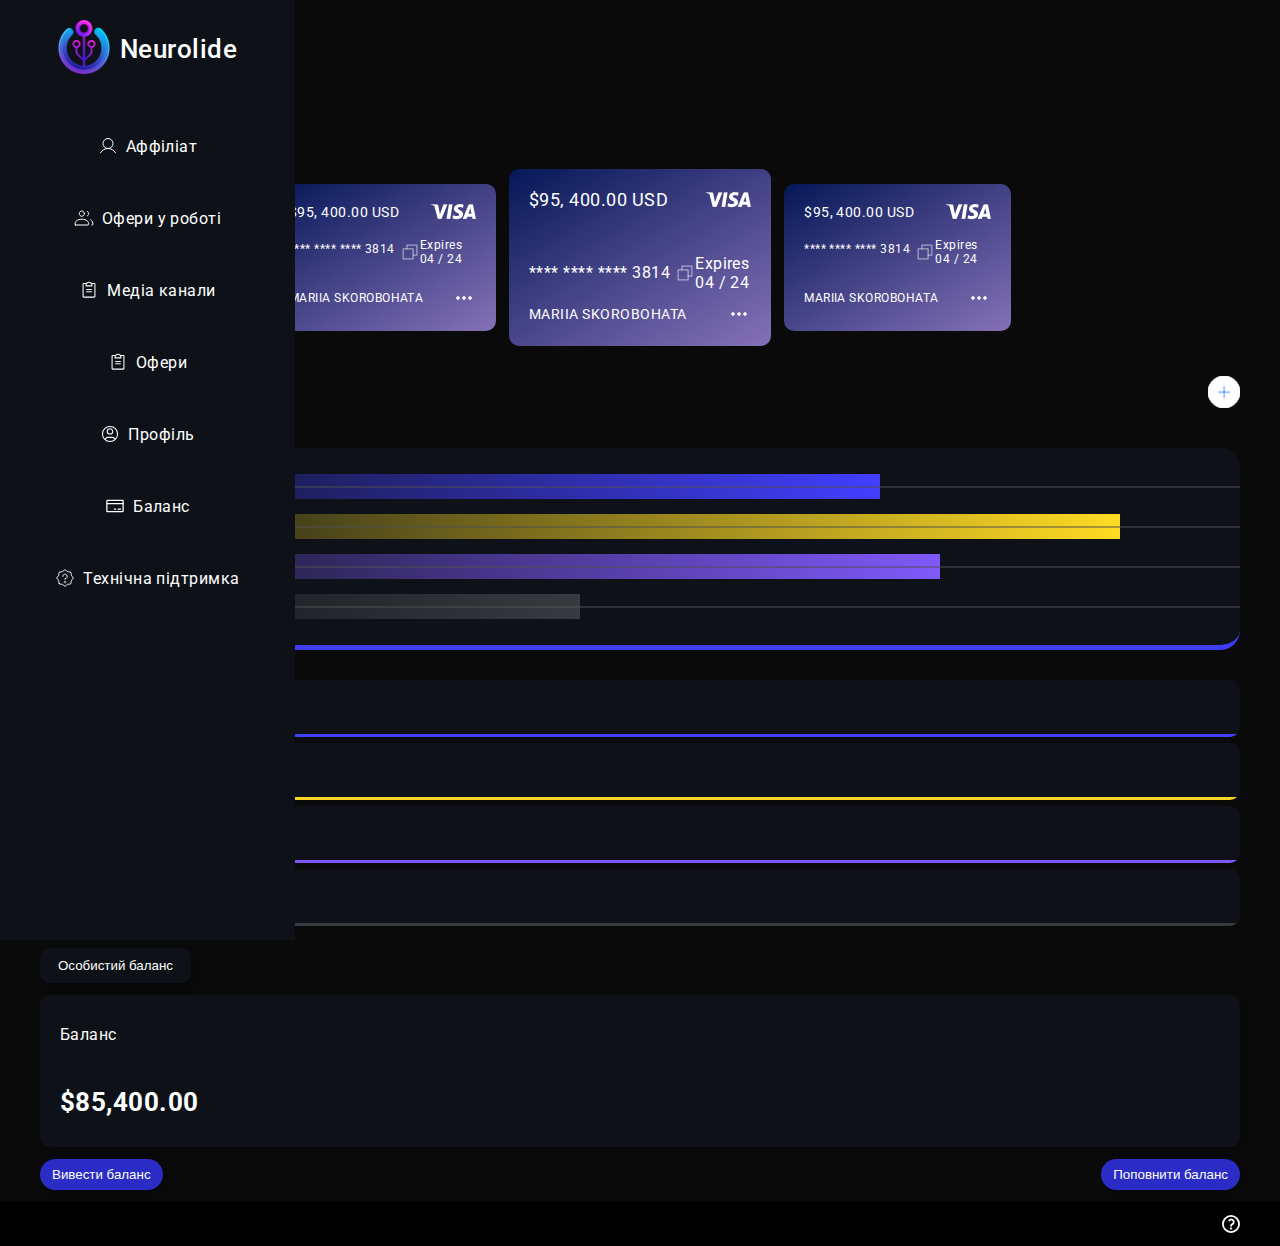
<file: main.html>
<!DOCTYPE html>
<html lang="uk">
  <head>
    <meta charset="UTF-8" />
    <meta http-equiv="X-UA-Compatible" content="IE=edge" />
    <meta name="viewport" content="width=device-width, initial-scale=1.0" />
    <title>Website-Design</title>
    <link
      href="https://fonts.googleapis.com/css2?family=Roboto:wght@400;500;700;900&display=swap"
      rel="stylesheet"
    />
    <link
      href="https://fonts.googleapis.com/css2?family=Raleway:wght@700&display=swap"
      rel="stylesheet"
    />
    <link rel="stylesheet" href="./css/main.min.css" />
  </head>

  <body>
    <header>
      <div class="nav-div">
        <nav>
          <div class="logo">
            <a>
              <picture>
                <source
                  srcset="./imeges/desktop/logo.png 2x"
                  media="(min-width: 1200px)"
                />
                <source
                  srcset="./imeges/tablet/logo.png 2x"
                  media="(min-width: 768px)"
                />
                <source srcset="./imeges/mobile/logo.png 2x" />
                <img src="" alt="" />
              </picture>
            </a>
            <h1>Neurolide</h1>
          </div>
          <ul class="menu">
            <li>
              <a href="./affiliat.html">
                <svg width="20" height="20">
                  <use href="./imeges/sprite.svg#icon-Human"></use>
                </svg>
                Аффіліат
              </a>
            </li>
            <li>
              <a href="./workOffers.html">
                <svg width="20" height="20">
                  <use href="./imeges/sprite.svg#icon-People"></use>
                </svg>
                Офери у роботі
              </a>
            </li>
            <li>
              <a href="./mediaChanel.html">
                <svg width="20" height="20">
                  <use href="./imeges/sprite.svg#icon-Copybook"></use>
                </svg>
                Медіа канали
              </a>
            </li>
            <li>
              <a href="./offers.html">
                <svg width="20" height="20">
                  <use href="./imeges/sprite.svg#icon-Copybook"></use>
                </svg>
                Офери
              </a>
            </li>
            <li>
              <a href="./profile.html">
                <svg width="20" height="20">
                  <use href="./imeges/sprite.svg#icon-Profile"></use>
                </svg>
                Профіль
              </a>
            </li>
            <li>
              <a href="./balance.html">
                <svg width="20" height="20">
                  <use href="./imeges/sprite.svg#icon-Card"></use>
                </svg>
                Баланс
              </a>
            </li>
            <li>
              <a href="./support.html">
                <svg width="20" height="20">
                  <use href="./imeges/sprite.svg#icon-Support"></use>
                </svg>
                Технічна підтримка
              </a>
            </li>
          </ul>
          <button type="button" class="modal-button" data-menu-open>
            <svg width="28" height="28">
              <use href="./imeges/sprite.svg#icon-Menu"></use>
            </svg>
          </button>
        </nav>
      </div>
    </header>
    <div class="modal-nav" data-menu>
      <ul class="modal-menu">
        <li class="is-active-mobile">
          <a href="#">
            <svg width="20" height="20">
              <use href="./imeges/sprite.svg#icon-House"></use>
            </svg>
            Головна
          </a>
        </li>
        <li>
          <a href="./affiliat.html">
            <svg width="20" height="20">
              <use href="./imeges/sprite.svg#icon-Human"></use>
            </svg>
            Аффіліат
          </a>
        </li>
        <li>
          <a href="./workOffers.html">
            <svg width="20" height="20">
              <use href="./imeges/sprite.svg#icon-People"></use>
            </svg>
            Офери у роботі
          </a>
        </li>
        <li>
          <a href="./mediaChanel.html">
            <svg width="20" height="20">
              <use href="./imeges/sprite.svg#icon-Copybook"></use>
            </svg>
            Медіа канали
          </a>
        </li>
        <li>
          <a href="./offers.html">
            <svg width="20" height="20">
              <use href="./imeges/sprite.svg#icon-Copybook"></use>
            </svg>
            Офери
          </a>
        </li>
        <li>
          <a href="./profile.html">
            <svg width="20" height="20">
              <use href="./imeges/sprite.svg#icon-Profile"></use>
            </svg>
            Профіль
          </a>
        </li>
        <li>
          <a href="./balance.html">
            <svg width="20" height="20">
              <use href="./imeges/sprite.svg#icon-Card"></use>
            </svg>
            Баланс
          </a>
        </li>
        <li>
          <a href="./support.html">
            <svg width="20" height="20">
              <use href="./imeges/sprite.svg#icon-Support"></use>
            </svg>
            Технічна підтримка
          </a>
        </li>
      </ul>
    </div>
    <main>
      <section class="main-ul">
        <div class="container">
          <h2 class="h2">Welcome, Mariia!</h2>
          <ul class="choise-card">
            <li class="card">
              <ul>
                <li>
                  <b>$95, 400.00 USD</b
                  ><img src="./imeges/mobile/VISA.png" alt="" />
                </li>
                <li>
                  <b
                    >**** **** **** 3814
                    <svg width="20" height="20">
                      <use href="./imeges/sprite.svg#icon-Copy"></use></svg></b
                  ><span>Expires 04 / 24</span>
                </li>
                <li>
                  <b>MARIIA SKOROBOHATA</b
                  ><svg width="24" height="24">
                    <use href="./imeges/sprite.svg#icon-Other"></use>
                  </svg>
                </li>
              </ul>
            </li>
            <li class="card">
              <ul>
                <li>
                  <b>$95, 400.00 USD</b
                  ><img src="./imeges/mobile/VISA.png" alt="" />
                </li>
                <li>
                  <b
                    >**** **** **** 3814
                    <svg width="20" height="20">
                      <use href="./imeges/sprite.svg#icon-Copy"></use></svg></b
                  ><span>Expires 04 / 24</span>
                </li>
                <li>
                  <b>MARIIA SKOROBOHATA</b
                  ><svg width="24" height="24">
                    <use href="./imeges/sprite.svg#icon-Other"></use>
                  </svg>
                </li>
              </ul>
            </li>
            <li class="card">
              <ul>
                <li>
                  <b>$95, 400.00 USD</b
                  ><img src="./imeges/mobile/VISA.png" alt="" />
                </li>
                <li>
                  <b
                    >**** **** **** 3814
                    <svg width="20" height="20">
                      <use href="./imeges/sprite.svg#icon-Copy"></use></svg></b
                  ><span>Expires 04 / 24</span>
                </li>
                <li>
                  <b>MARIIA SKOROBOHATA</b
                  ><svg width="24" height="24">
                    <use href="./imeges/sprite.svg#icon-Other"></use>
                  </svg>
                </li>
              </ul>
            </li>
          </ul>
        </div>
      </section>
      <section class="main_addCard">
        <div class="container">
          <ul class="main_addCard_ul">
            <li>
              <h3>Add Card</h3>
              <svg width="28" height="22">
                <use href="./imeges/sprite.svg#icon-credit-card"></use>
              </svg>
            </li>
            <li data-modal-open="modal1">
              <svg width="32" height="32">
                <use href="./imeges/sprite.svg#icon-main-plus"></use>
              </svg>
            </li>
          </ul>
          <div>
            <ul>
              <li style="--fill-percent: 70%; --fill-color: #423eff">601,78</li>
              <li style="--fill-percent: 90%; --fill-color: #ffdb23">
                3002,49
              </li>
              <li style="--fill-percent: 75%; --fill-color: #7f59fb">216</li>
              <li style="--fill-percent: 45%; --fill-color: #373a3e">212</li>
            </ul>
          </div>
        </div>
      </section>
      <section class="main_info">
        <div class="container">
          <ul>
            <li>
              <span>Індекс</span>
              <h4>601,78</h4>
            </li>
            <li>
              <span>Зачислення</span>
              <h4>3002,49</h4>
            </li>
            <li>
              <span>Бюджет</span>
              <h4>216</h4>
            </li>
            <li>
              <span>Сповіщення</span>
              <h4>212</h4>
            </li>
          </ul>
        </div>
      </section>
      <section class="main_balance">
        <div class="container">
          <button type="button">Особистий баланс</button>
          <div class="balance_div">
            <span>Баланс</span>
            <h3>$85,400.00</h3>
          </div>
          <ul class="balance_ul">
            <li>
              <button type="button" data-modal-open="modal2">
                Вивести баланс
              </button>
            </li>
            <li>
              <button type="button" data-modal-open="modal3">
                Поповнити баланс
              </button>
            </li>
          </ul>
        </div>
      </section>
    </main>
    <footer>
      <div class="container">
        <svg width="18" height="18">
          <use href="./imeges/sprite.svg#icon-question"></use>
        </svg>
      </div>
    </footer>
    <div class="backdrop is-hidden" id="modal1" data-modal>
      <div class="modal">
        <h2>Додати нову карту</h2>
        <form>
          <label>
            <span>Номер карти</span>
            <input type="text" placeholder="Номер карти" />
          </label>
          <label>
            <span>Ініціали, вказані на карті</span>
            <input type="text" placeholder="Ім’я та прізвище" />
          </label>
          <ul>
            <li>
              <label
                ><span>CVC</span><input type="text" placeholder="****"
              /></label>
            </li>
            <li>
              <label
                ><span>Дата завершення</span
                ><input type="text" placeholder="MM / YY"
              /></label>
            </li>
          </ul>
          <ul>
            <li><button type="button" data-modal-close>Відмінити</button></li>
            <li><button type="button">Додати карту</button></li>
          </ul>
        </form>
      </div>
    </div>
    <div class="backdrop is-hidden" id="modal2" data-modal>
      <div class="modal">
        <h2>Вивести баланс</h2>
        <form>
          <label>
            <span>Ім'я</span>
            <input type="text" placeholder="...." />
          </label>
          <label>
            <span>Номер картки</span>
            <input type="text" placeholder="...." />
          </label>
          <label>
            <span>Пошта</span>
            <input type="text" placeholder="...." />
          </label>
          <label>
            <span>Вивести суму</span>
            <input type="text" placeholder="...." />
          </label>
          <ul>
            <li><button type="button" data-modal-close>Відмінити</button></li>
            <li><button type="button">Вивести</button></li>
          </ul>
        </form>
      </div>
    </div>
    <div class="backdrop is-hidden" id="modal3" data-modal>
      <div class="modal">
        <h2>Поповнення балансу</h2>
        <form>
          <label>
            <span>Номер карти</span>
            <input type="text" placeholder="...." />
          </label>
          <ul>
            <li>
              <label
                ><span>Термін дії</span><input type="text" placeholder="****"
              /></label>
            </li>
            <li>
              <label
                ><span>CVV2</span><input type="text" placeholder="...."
              /></label>
            </li>
          </ul>
          <label>
            <span>ПІБ власника</span>
            <input type="text" placeholder="...." />
          </label>
          <ul>
            <li>
              <label
                ><span>Номер телефону</span
                ><input type="text" placeholder="+380"
              /></label>
            </li>
            <li>
              <label
                ><span>Email</span><input type="text" placeholder="...."
              /></label>
            </li>
          </ul>
          <label>
            <span>Сума поповнення</span>
            <input type="text" placeholder="...." />
          </label>
          <ul>
            <li><button type="button" data-modal-close>Відмінити</button></li>
            <li><button type="button">Поповнити</button></li>
          </ul>
        </form>
      </div>
    </div>
    <script src="./scripts/modal.js"></script>
    <script src="./scripts/menu.js"></script>
  </body>
</html>
</file>
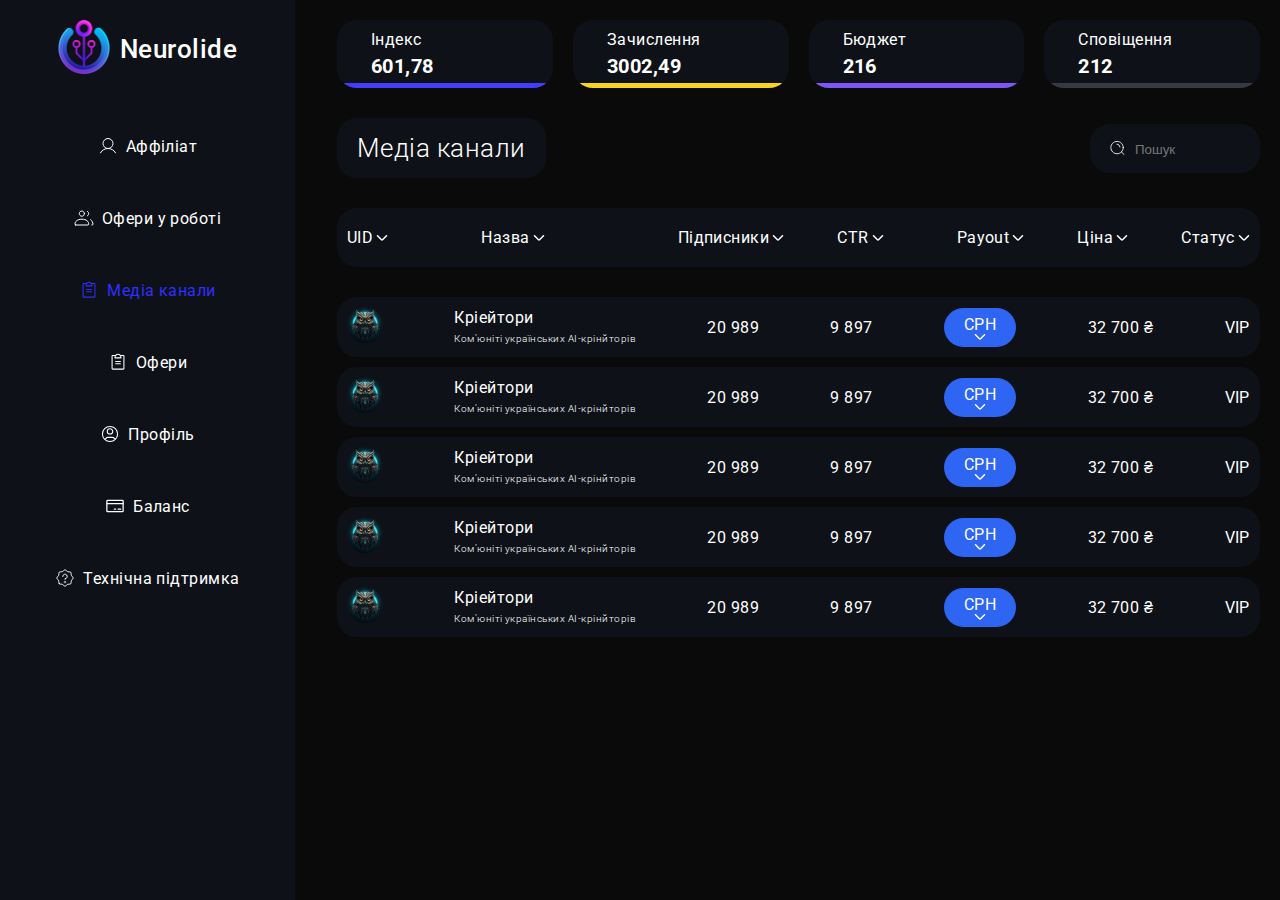
<file: mediaChanel.html>
<!DOCTYPE html>
<html lang="en">
  <head>
    <meta charset="UTF-8" />
    <meta http-equiv="X-UA-Compatible" content="IE=edge" />
    <meta name="viewport" content="width=device-width, initial-scale=1.0" />
    <title>Website-Design</title>
    <link
      href="https://fonts.googleapis.com/css2?family=Roboto:wght@400;500;700;900&display=swap"
      rel="stylesheet"
    />
    <link
      href="https://fonts.googleapis.com/css2?family=Raleway:wght@700&display=swap"
      rel="stylesheet"
    />
    <link rel="stylesheet" href="./css/mediaChanel.min.css" />
  </head>
  <body>
    <header>
      <div class="nav-div">
        <nav>
          <div class="logo">
            <a>
              <picture>
                <source
                  srcset="./imeges/desktop/logo.png 1x"
                  media="(min-width: 1200px)"
                />
                <source
                  srcset="./imeges/tablet/logo.png 1x"
                  media="(min-width: 768px)"
                />
                <source srcset="./imeges/mobile/logo.png 1x" />
                <img src="" alt="" />
              </picture>
            </a>
            <h1>Neurolide</h1>
          </div>
          <ul class="menu">
            <li>
              <a href="./affiliat.html">
                <svg width="20" height="20">
                  <use href="./imeges/sprite.svg#icon-Human"></use>
                </svg>
                Аффіліат
              </a>
            </li>
            <li>
              <a href="./workOffers.html">
                <svg width="20" height="20">
                  <use href="./imeges/sprite.svg#icon-People"></use>
                </svg>
                Офери у роботі
              </a>
            </li>
            <li class="is-active">
              <a href="#">
                <svg width="20" height="20">
                  <use href="./imeges/sprite.svg#icon-Copybook"></use>
                </svg>
                Медіа канали
              </a>
            </li>
            <li>
              <a href="./offers.html">
                <svg width="20" height="20">
                  <use href="./imeges/sprite.svg#icon-Copybook"></use>
                </svg>
                Офери
              </a>
            </li>
            <li>
              <a href="./profile.html">
                <svg width="20" height="20">
                  <use href="./imeges/sprite.svg#icon-Profile"></use>
                </svg>
                Профіль
              </a>
            </li>
            <li>
              <a href="./balance.html">
                <svg width="20" height="20">
                  <use href="./imeges/sprite.svg#icon-Card"></use>
                </svg>
                Баланс
              </a>
            </li>
            <li>
              <a href="./support.html">
                <svg width="20" height="20">
                  <use href="./imeges/sprite.svg#icon-Support"></use>
                </svg>
                Технічна підтримка
              </a>
            </li>
          </ul>
          <button type="button" class="modal-button" data-menu-open>
            <svg width="28" height="28">
              <use href="./imeges/sprite.svg#icon-Menu"></use>
            </svg>
          </button>
        </nav>
      </div>
    </header>
    <div class="modal-nav" data-menu>
      <ul class="modal-menu">
        <li>
          <a href="./main.html">
            <svg width="20" height="20">
              <use href="./imeges/sprite.svg#icon-House"></use>
            </svg>
            Головна
          </a>
        </li>
        <li>
          <a href="./affiliat.html">
            <svg width="20" height="20">
              <use href="./imeges/sprite.svg#icon-Human"></use>
            </svg>
            Аффіліат
          </a>
        </li>
        <li>
          <a href="./workOffers.html">
            <svg width="20" height="20">
              <use href="./imeges/sprite.svg#icon-People"></use>
            </svg>
            Офери у роботі
          </a>
        </li>
        <li class="is-active-mobile">
          <a href="#">
            <svg width="20" height="20">
              <use href="./imeges/sprite.svg#icon-Copybook"></use>
            </svg>
            Медіа канали
          </a>
        </li>
        <li>
          <a href="./offers.html">
            <svg width="20" height="20">
              <use href="./imeges/sprite.svg#icon-Copybook"></use>
            </svg>
            Офери
          </a>
        </li>
        <li>
          <a href="./profile.html">
            <svg width="20" height="20">
              <use href="./imeges/sprite.svg#icon-Profile"></use>
            </svg>
            Профіль
          </a>
        </li>
        <li>
          <a href="./balance.html">
            <svg width="20" height="20">
              <use href="./imeges/sprite.svg#icon-Card"></use>
            </svg>
            Баланс
          </a>
        </li>
        <li>
          <a href="./support.html">
            <svg width="20" height="20">
              <use href="./imeges/sprite.svg#icon-Support"></use>
            </svg>
            Технічна підтримка
          </a>
        </li>
      </ul>
    </div>
    <main class="mobile">
      <section class="main">
        <div class="main-div">
          <svg width="20" height="20">
            <use href="./imeges/sprite.svg#icon-Copybook"></use>
          </svg>
          Медіа канали
          <svg width="16" height="16" data-modal-open="modal1">
            <use href="./imeges/sprite.svg#icon-plus"></use>
          </svg>
        </div>
      </section>
      <section class="mediaChanel_status">
        <div class="container">
          <div>
            <h3>Статус</h3>
            <img width="54" src="./imeges/desktop/avatar.png" alt="" />
            <ul>
              <li>
                <b>Назва</b><br /><span
                  >Кріейтори <br />
                  Ком’юніті українських АІ-крінйторів</span
                >
              </li>
              <li><b>Посилання</b><br /><span>wordwall.net</span></li>
              <li><b>Підписники</b><br /><span>20 989</span></li>
              <li><b>Перегляди</b><br /><span>9 897</span></li>
              <li><b>Ціна</b><br /><span>32 700 </span></li>
              <li><b>Payout</b></li>
            </ul>
            <ul>
              <li><button type="button">CPH</button></li>
              <li><button type="button">CPM</button></li>
            </ul>
            <ul>
              <li>
                <span>VIP</span>
              </li>
              <li>
                <svg width="20" height="20">
                  <use href="./imeges/sprite.svg#icon-gold-crown"></use>
                </svg>
              </li>
            </ul>
          </div>
        </div>
      </section>
    </main>
    <main class="desktop">
      <section class="mediaChanel_data">
        <ul>
          <li>
            <span>Індекс</span>
            <h4>601,78</h4>
          </li>
          <li>
            <span>Зачислення</span>
            <h4>3002,49</h4>
          </li>
          <li>
            <span>Бюджет</span>
            <h4>216</h4>
          </li>
          <li>
            <span>Сповіщення</span>
            <h4>212</h4>
          </li>
        </ul>
      </section>
      <section class="mediaChanel_search">
        <div>
          <div>Медіа канали</div>
          <ul>
            <li>
              <svg width="15" height="15">
                <use href="./imeges/sprite.svg#icon-search"></use>
              </svg>
              <input type="text" placeholder="Пошук" />
            </li>
          </ul>
        </div>
      </section>
      <section class="mediaChanel_offers">
        <ul>
          <li>
            <span>UID</span>
            <svg width="12" height="6">
              <use href="./imeges/sprite.svg#icon-vector"></use>
            </svg>
          </li>
          <li>
            <span>Назва</span>
            <svg width="12" height="6">
              <use href="./imeges/sprite.svg#icon-vector"></use>
            </svg>
          </li>
          <li>
            <span>Підписники</span>
            <svg width="12" height="6">
              <use href="./imeges/sprite.svg#icon-vector"></use>
            </svg>
          </li>
          <li>
            <span>CTR</span>
            <svg width="12" height="6">
              <use href="./imeges/sprite.svg#icon-vector"></use>
            </svg>
          </li>
          <li>
            <span>Payout</span>
            <svg width="12" height="6">
              <use href="./imeges/sprite.svg#icon-vector"></use>
            </svg>
          </li>
          <li>
            <span>Ціна</span>
            <svg width="12" height="6">
              <use href="./imeges/sprite.svg#icon-vector"></use>
            </svg>
          </li>
          <li>
            <span>Статус</span>
            <svg width="12" height="6">
              <use href="./imeges/sprite.svg#icon-vector"></use>
            </svg>
          </li>
        </ul>
      </section>
      <section class="mediaChanel_offers_list">
        <ul class="mediaChanel_offers_list_ul">
          <li class="mediaChanel_offers_list_li">
            <ul>
              <li>
                <img width="36" src="./imeges/desktop/avatar.png" alt="" />
              </li>
              <li>
                <span>Кріейтори</span><br /><b
                  >Ком’юніті українських АІ-крінйторів</b
                >
              </li>
              <li><span>20 989</span></li>
              <li><span>9 897</span></li>
              <li hidden-content-open="payout-info1">
                <span id="target">CPH</span>
                <svg width="12" height="6">
                  <use href="./imeges/sprite.svg#icon-vector"></use>
                </svg>
                <div id="payout-info1">
                  <span clickable="target">CPM</span>
                  <span clickable="target">CPH</span>
                  <svg width="12" height="6">
                    <use href="./imeges/sprite.svg#icon-vector"></use>
                  </svg>
                </div>
              </li>
              <li><span>32 700 ₴</span></li>
              <li>
                <span>VIP</span>
              </li>
            </ul>
          </li>
          <li class="mediaChanel_offers_list_li">
            <ul>
              <li>
                <img width="36" src="./imeges/desktop/avatar.png" alt="" />
              </li>
              <li>
                <span>Кріейтори</span><br /><b
                  >Ком’юніті українських АІ-крінйторів</b
                >
              </li>
              <li><span>20 989</span></li>
              <li><span>9 897</span></li>
              <li hidden-content-open="payout-info2">
                <span id="target2">CPH</span>
                <svg width="12" height="6">
                  <use href="./imeges/sprite.svg#icon-vector"></use>
                </svg>
                <div id="payout-info2">
                  <span clickable="target2">CPM</span>
                  <span clickable="target2">CPH</span>
                  <svg width="12" height="6">
                    <use href="./imeges/sprite.svg#icon-vector"></use>
                  </svg>
                </div>
              </li>
              <li><span>32 700 ₴</span></li>
              <li>
                <span>VIP</span>
              </li>
            </ul>
          </li>
          <li class="mediaChanel_offers_list_li">
            <ul>
              <li>
                <img width="36" src="./imeges/desktop/avatar.png" alt="" />
              </li>
              <li>
                <span>Кріейтори</span><br /><b
                  >Ком’юніті українських АІ-крінйторів</b
                >
              </li>
              <li><span>20 989</span></li>
              <li><span>9 897</span></li>
              <li hidden-content-open="payout-info3">
                <span id="target3">CPH</span>
                <svg width="12" height="6">
                  <use href="./imeges/sprite.svg#icon-vector"></use>
                </svg>
                <div id="payout-info3">
                  <span clickable="target3">CPM</span>
                  <span clickable="target3">CPH</span>
                  <svg width="12" height="6">
                    <use href="./imeges/sprite.svg#icon-vector"></use>
                  </svg>
                </div>
              </li>
              <li><span>32 700 ₴</span></li>
              <li>
                <span>VIP</span>
              </li>
            </ul>
          </li>
          <li class="mediaChanel_offers_list_li">
            <ul>
              <li>
                <img width="36" src="./imeges/desktop/avatar.png" alt="" />
              </li>
              <li>
                <span>Кріейтори</span><br /><b
                  >Ком’юніті українських АІ-крінйторів</b
                >
              </li>
              <li><span>20 989</span></li>
              <li><span>9 897</span></li>
              <li hidden-content-open="payout-info4">
                <span id="target4">CPH</span>
                <svg width="12" height="6">
                  <use href="./imeges/sprite.svg#icon-vector"></use>
                </svg>
                <div id="payout-info4">
                  <span clickable="target4">CPM</span>
                  <span clickable="target4">CPH</span>
                  <svg width="12" height="6">
                    <use href="./imeges/sprite.svg#icon-vector"></use>
                  </svg>
                </div>
              </li>
              <li><span>32 700 ₴</span></li>
              <li>
                <span>VIP</span>
              </li>
            </ul>
          </li>
          <li class="mediaChanel_offers_list_li">
            <ul>
              <li>
                <img width="36" src="./imeges/desktop/avatar.png" alt="" />
              </li>
              <li>
                <span>Кріейтори</span><br /><b
                  >Ком’юніті українських АІ-крінйторів</b
                >
              </li>
              <li><span>20 989</span></li>
              <li><span>9 897</span></li>
              <li hidden-content-open="payout-info5">
                <span id="target5">CPH</span>
                <svg width="12" height="6">
                  <use href="./imeges/sprite.svg#icon-vector"></use>
                </svg>
                <div id="payout-info5">
                  <span clickable="target5">CPM</span>
                  <span clickable="target5">CPH</span>
                  <svg width="12" height="6">
                    <use href="./imeges/sprite.svg#icon-vector"></use>
                  </svg>
                </div>
              </li>
              <li><span>32 700 ₴</span></li>
              <li>
                <span>VIP</span>
              </li>
            </ul>
          </li>
        </ul>
      </section>
    </main>
    <footer>
      <div class="container">
        <svg width="18" height="18">
          <use href="./imeges/sprite.svg#icon-question"></use>
        </svg>
      </div>
    </footer>
    <div class="backdrop is-hidden" id="modal1" data-modal>
      <div class="modal">
        <h2>Додати новий канал</h2>
        <form>
          <label>
            <span>Назва</span>
            <input type="text" placeholder="...." />
          </label>
          <label>
            <span>Підписники</span>
            <input type="text" placeholder="...." />
          </label>
          <label>
            <span>Перегляди</span>
            <input type="text" placeholder="...." />
          </label>
          <label>
            <span>Ціна</span>
            <input type="text" placeholder="...." />
          </label>
          <div class="modal_desktop_menu1">
            <span>Модель оплати</span>
            <ul>
              <li>
                <b>$$$</b>
                <div class="modal_desktop_menu1_div">
                  <span>CPH</span>
                  <!-- <p id="p1">%$</p> -->
                  <div id="p1">
                    <p>UTC</p>
                    <p>$</p>
                  </div>
                  <svg width="12" height="6" open-paragraf="p1">
                    <use href="./imeges/sprite.svg#icon-vector"></use>
                  </svg>
                </div>
              </li>
              <li>
                <b>$$$</b>
                <div class="modal_desktop_menu1_div">
                  <span>CPM</span>
                  <!-- <p id="p2">$</p> -->
                  <div id="p2">
                    <p>CTR</p>
                    <p>$</p>
                  </div>
                  <svg width="12" height="6" open-paragraf="p2">
                    <use href="./imeges/sprite.svg#icon-vector"></use>
                  </svg>
                </div>
              </li>
            </ul>
          </div>
          <ul>
            <li><button type="button" data-modal-close>Відмінити</button></li>
            <li>
              <button type="button">
                <svg width="13" height="13">
                  <use href="./imeges/sprite.svg#icon-plus"></use>
                </svg>
                Додати канал
              </button>
            </li>
          </ul>
        </form>
      </div>
    </div>
    <script src="./scripts/modal.js"></script>
    <script src="./scripts/menu.js"></script>
    <script src="./scripts/hiddenContent.js"></script>
  </body>
</html>
</file>
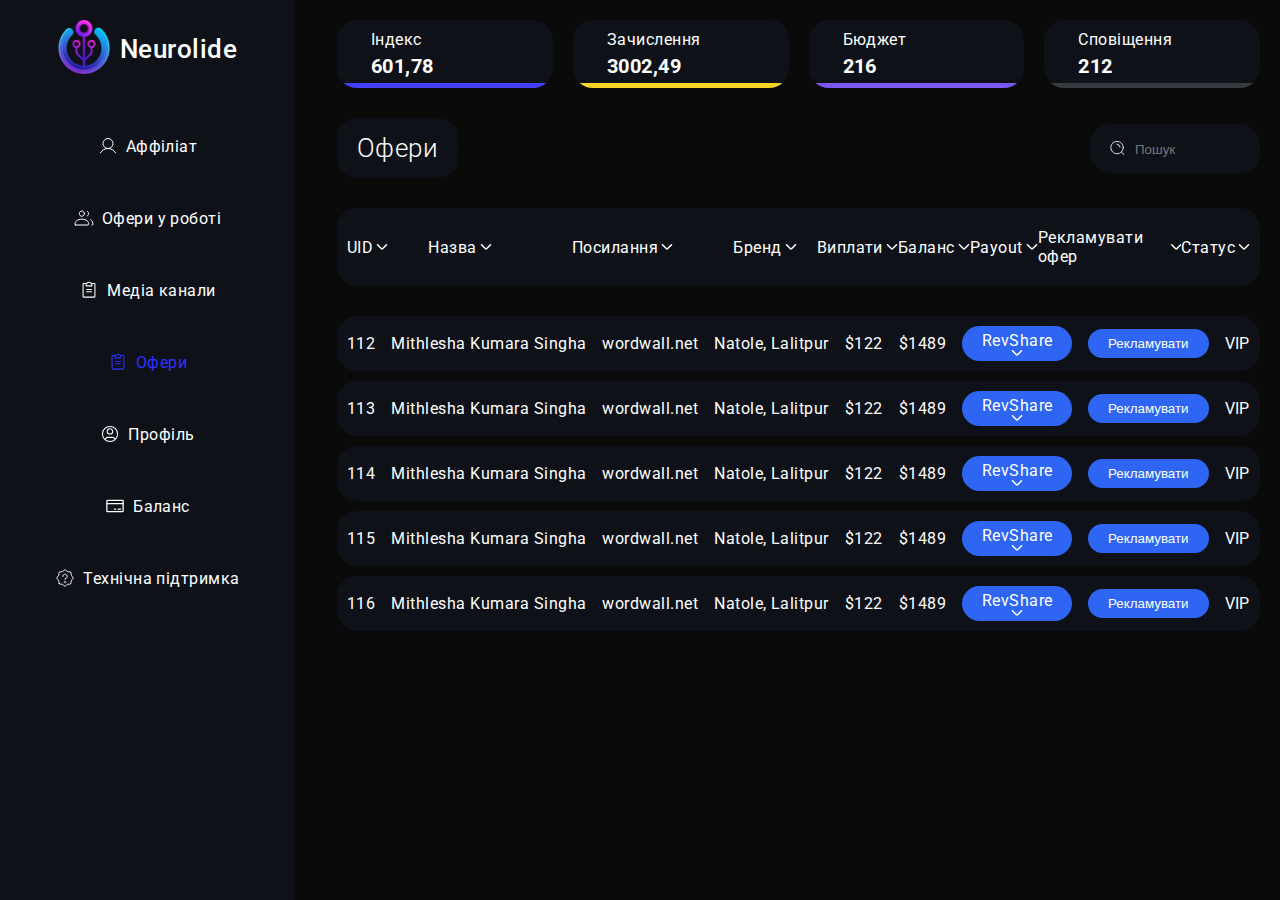
<file: offers.html>
<!DOCTYPE html>
<html lang="en">
  <head>
    <meta charset="UTF-8" />
    <meta http-equiv="X-UA-Compatible" content="IE=edge" />
    <meta name="viewport" content="width=device-width, initial-scale=1.0" />
    <title>Website-Design</title>
    <link
      href="https://fonts.googleapis.com/css2?family=Roboto:wght@400;500;700;900&display=swap"
      rel="stylesheet"
    />
    <link
      href="https://fonts.googleapis.com/css2?family=Raleway:wght@700&display=swap"
      rel="stylesheet"
    />
    <link rel="stylesheet" href="./css/offers.min.css" />
  </head>
  <body>
    <header>
      <div class="nav-div">
        <nav>
          <div class="logo">
            <a>
              <picture>
                <source
                  srcset="./imeges/desktop/logo.png 1x"
                  media="(min-width: 1200px)"
                />
                <source
                  srcset="./imeges/tablet/logo.png 1x"
                  media="(min-width: 768px)"
                />
                <source srcset="./imeges/mobile/logo.png 1x" />
                <img src="" alt="" />
              </picture>
            </a>
            <h1>Neurolide</h1>
          </div>
          <ul class="menu">
            <li>
              <a href="./affiliat.html">
                <svg width="20" height="20">
                  <use href="./imeges/sprite.svg#icon-Human"></use>
                </svg>
                Аффіліат
              </a>
            </li>
            <li>
              <a href="./workOffers.html">
                <svg width="20" height="20">
                  <use href="./imeges/sprite.svg#icon-People"></use>
                </svg>
                Офери у роботі
              </a>
            </li>
            <li>
              <a href="./mediaChanel.html">
                <svg width="20" height="20">
                  <use href="./imeges/sprite.svg#icon-Copybook"></use>
                </svg>
                Медіа канали
              </a>
            </li>
            <li class="is-active">
              <a href="#">
                <svg width="20" height="20">
                  <use href="./imeges/sprite.svg#icon-Copybook"></use>
                </svg>
                Офери
              </a>
            </li>
            <li>
              <a href="./profile.html">
                <svg width="20" height="20">
                  <use href="./imeges/sprite.svg#icon-Profile"></use>
                </svg>
                Профіль
              </a>
            </li>
            <li>
              <a href="./balance.html">
                <svg width="20" height="20">
                  <use href="./imeges/sprite.svg#icon-Card"></use>
                </svg>
                Баланс
              </a>
            </li>
            <li>
              <a href="./support.html">
                <svg width="20" height="20">
                  <use href="./imeges/sprite.svg#icon-Support"></use>
                </svg>
                Технічна підтримка
              </a>
            </li>
          </ul>
          <button type="button" class="modal-button" data-menu-open>
            <svg width="28" height="28">
              <use href="./imeges/sprite.svg#icon-Menu"></use>
            </svg>
          </button>
        </nav>
      </div>
    </header>
    <div class="modal-nav" data-menu>
      <ul class="modal-menu">
        <li>
          <a href="./main.html">
            <svg width="20" height="20">
              <use href="./imeges/sprite.svg#icon-House"></use>
            </svg>
            Головна
          </a>
        </li>
        <li>
          <a href="./affiliat.html">
            <svg width="20" height="20">
              <use href="./imeges/sprite.svg#icon-Human"></use>
            </svg>
            Аффіліат
          </a>
        </li>
        <li>
          <a href="./workOffers.html">
            <svg width="20" height="20">
              <use href="./imeges/sprite.svg#icon-People"></use>
            </svg>
            Офери у роботі
          </a>
        </li>
        <li>
          <a href="./mediaChanel.html">
            <svg width="20" height="20">
              <use href="./imeges/sprite.svg#icon-Copybook"></use>
            </svg>
            Медіа канали
          </a>
        </li>
        <li class="is-active-mobile">
          <a href="#">
            <svg width="20" height="20">
              <use href="./imeges/sprite.svg#icon-Copybook"></use>
            </svg>
            Офери
          </a>
        </li>
        <li>
          <a href="./profile.html">
            <svg width="20" height="20">
              <use href="./imeges/sprite.svg#icon-Profile"></use>
            </svg>
            Профіль
          </a>
        </li>
        <li>
          <a href="./balance.html">
            <svg width="20" height="20">
              <use href="./imeges/sprite.svg#icon-Card"></use>
            </svg>
            Баланс
          </a>
        </li>
        <li>
          <a href="./support.html">
            <svg width="20" height="20">
              <use href="./imeges/sprite.svg#icon-Support"></use>
            </svg>
            Технічна підтримка
          </a>
        </li>
      </ul>
    </div>
    <main class="mobile">
      <section class="main">
        <div class="main-div">
          <svg width="20" height="20">
            <use href="./imeges/sprite.svg#icon-Copybook"></use>
          </svg>
          Офери
        </div>
      </section>
      <section class="offers_status">
        <div class="container">
          <div>
            <h3>UID 112 Статус</h3>
            <ul>
              <li><b>Назва</b><br /><span>Mithlesha Kumara Singha</span></li>
              <li><b>Посилання</b><br /><span>wordwall.net</span></li>
              <li><b>Бренд</b><br /><span>Kritipur, Kathmandu</span></li>
              <li><b>Виплати</b><br /><span>$122</span></li>
              <li><b>Баланс</b><br /><span>$1489</span></li>
            </ul>
            <button type="button">Рекламувати</button>
            <ul>
              <li>VIP</li>
              <li>
                <svg width="20" height="20">
                  <use href="./imeges/sprite.svg#icon-gold-crown"></use>
                </svg>
              </li>
            </ul>
          </div>
        </div>
      </section>
    </main>
    <main class="desktop">
      <section class="offers_data">
        <ul>
          <li>
            <span>Індекс</span>
            <h4>601,78</h4>
          </li>
          <li>
            <span>Зачислення</span>
            <h4>3002,49</h4>
          </li>
          <li>
            <span>Бюджет</span>
            <h4>216</h4>
          </li>
          <li>
            <span>Сповіщення</span>
            <h4>212</h4>
          </li>
        </ul>
      </section>
      <section class="offers_search">
        <div>
          <div>Офери</div>
          <ul>
            <li>
              <svg width="15" height="15">
                <use href="./imeges/sprite.svg#icon-search"></use>
              </svg>
              <input type="text" placeholder="Пошук" />
            </li>
          </ul>
        </div>
      </section>
      <section class="offers_offers">
        <ul>
          <li>
            <span>UID</span>
            <svg width="12" height="6">
              <use href="./imeges/sprite.svg#icon-vector"></use>
            </svg>
          </li>
          <li>
            <span>Назва</span>
            <svg width="12" height="6">
              <use href="./imeges/sprite.svg#icon-vector"></use>
            </svg>
          </li>
          <li>
            <span>Посилання</span>
            <svg width="12" height="6">
              <use href="./imeges/sprite.svg#icon-vector"></use>
            </svg>
          </li>
          <li>
            <span>Бренд</span>
            <svg width="12" height="6">
              <use href="./imeges/sprite.svg#icon-vector"></use>
            </svg>
          </li>
          <li>
            <span>Виплати</span>
            <svg width="12" height="6">
              <use href="./imeges/sprite.svg#icon-vector"></use>
            </svg>
          </li>
          <li>
            <span>Баланс</span>
            <svg width="12" height="6">
              <use href="./imeges/sprite.svg#icon-vector"></use>
            </svg>
          </li>
          <li>
            <span>Payout</span>
            <svg width="12" height="6">
              <use href="./imeges/sprite.svg#icon-vector"></use>
            </svg>
          </li>
          <li>
            <span>Рекламувати офер</span>
            <svg width="12" height="6">
              <use href="./imeges/sprite.svg#icon-vector"></use>
            </svg>
          </li>
          <li>
            <span>Статус</span>
            <svg width="12" height="6">
              <use href="./imeges/sprite.svg#icon-vector"></use>
            </svg>
          </li>
        </ul>
      </section>
      <section class="offers_offers_list">
        <ul class="offers_offers_list_ul">
          <li class="offers_offers_list_li">
            <ul>
              <li>
                <span>112</span>
              </li>
              <li>
                <span>Mithlesha Kumara Singha</span>
              </li>
              <li><span>wordwall.net</span></li>
              <li><span>Natole, Lalitpur</span></li>
              <li><span>$122</span></li>
              <li><span>$1489</span></li>
              <li hidden-content-open="payout-info1">
                <span id="target1">RevShare</span>
                <svg width="12" height="6">
                  <use href="./imeges/sprite.svg#icon-vector"></use>
                </svg>
                <div id="payout-info1">
                  <span clickable="target1">RevShare</span>
                  <span clickable="target1">CPL</span>
                  <span clickable="target1">CPC</span>
                  <span clickable="target1">CPM</span>
                  <span clickable="target1">CPH</span>
                  <svg width="12" height="6">
                    <use href="./imeges/sprite.svg#icon-vector"></use>
                  </svg>
                </div>
              </li>
              <li><button type="button">Рекламувати</button></li>
              <li>
                <span>VIP</span>
              </li>
            </ul>
          </li>
          <li class="offers_offers_list_li">
            <ul>
              <li>
                <span>113</span>
              </li>
              <li>
                <span>Mithlesha Kumara Singha</span>
              </li>
              <li><span>wordwall.net</span></li>
              <li><span>Natole, Lalitpur</span></li>
              <li><span>$122</span></li>
              <li><span>$1489</span></li>
              <li hidden-content-open="payout-info2">
                <span id="target2">RevShare</span>
                <svg width="12" height="6">
                  <use href="./imeges/sprite.svg#icon-vector"></use>
                </svg>
                <div id="payout-info2">
                  <span clickable="target2">RevShare</span>
                  <span clickable="target2">CPL</span>
                  <span clickable="target2">CPC</span>
                  <span clickable="target2">CPM</span>
                  <span clickable="target2">CPH</span>
                  <svg width="12" height="6">
                    <use href="./imeges/sprite.svg#icon-vector"></use>
                  </svg>
                </div>
              </li>
              <li><button type="button">Рекламувати</button></li>
              <li>
                <span>VIP</span>
              </li>
            </ul>
          </li>
          <li class="offers_offers_list_li">
            <ul>
              <li>
                <span>114</span>
              </li>
              <li>
                <span>Mithlesha Kumara Singha</span>
              </li>
              <li><span>wordwall.net</span></li>
              <li><span>Natole, Lalitpur</span></li>
              <li><span>$122</span></li>
              <li><span>$1489</span></li>
              <li hidden-content-open="payout-info3">
                <span id="target3">RevShare</span>
                <svg width="12" height="6">
                  <use href="./imeges/sprite.svg#icon-vector"></use>
                </svg>
                <div id="payout-info3">
                  <span clickable="target3">RevShare</span>
                  <span clickable="target3">CPL</span>
                  <span clickable="target3">CPC</span>
                  <span clickable="target3">CPM</span>
                  <span clickable="target3">CPH</span>
                  <svg width="12" height="6">
                    <use href="./imeges/sprite.svg#icon-vector"></use>
                  </svg>
                </div>
              </li>
              <li><button type="button">Рекламувати</button></li>
              <li>
                <span>VIP</span>
              </li>
            </ul>
          </li>
          <li class="offers_offers_list_li">
            <ul>
              <li>
                <span>115</span>
              </li>
              <li>
                <span>Mithlesha Kumara Singha</span>
              </li>
              <li><span>wordwall.net</span></li>
              <li><span>Natole, Lalitpur</span></li>
              <li><span>$122</span></li>
              <li><span>$1489</span></li>
              <li hidden-content-open="payout-info4">
                <span id="target4">RevShare</span>
                <svg width="12" height="6">
                  <use href="./imeges/sprite.svg#icon-vector"></use>
                </svg>
                <div id="payout-info4">
                  <span clickable="target4">RevShare</span>
                  <span clickable="target4">CPL</span>
                  <span clickable="target4">CPC</span>
                  <span clickable="target4">CPM</span>
                  <span clickable="target4">CPH</span>
                  <svg width="12" height="6">
                    <use href="./imeges/sprite.svg#icon-vector"></use>
                  </svg>
                </div>
              </li>
              <li><button type="button">Рекламувати</button></li>
              <li>
                <span>VIP</span>
              </li>
            </ul>
          </li>
          <li class="offers_offers_list_li">
            <ul>
              <li>
                <span>116</span>
              </li>
              <li>
                <span>Mithlesha Kumara Singha</span>
              </li>
              <li><span>wordwall.net</span></li>
              <li><span>Natole, Lalitpur</span></li>
              <li><span>$122</span></li>
              <li><span>$1489</span></li>
              <li hidden-content-open="payout-info5">
                <span id="target5">RevShare</span>
                <svg width="12" height="6">
                  <use href="./imeges/sprite.svg#icon-vector"></use>
                </svg>
                <div id="payout-info5">
                  <span clickable="target5">RevShare</span>
                  <span clickable="target5">CPL</span>
                  <span clickable="target5">CPC</span>
                  <span clickable="target5">CPM</span>
                  <span clickable="target5">CPH</span>
                  <svg width="12" height="6">
                    <use href="./imeges/sprite.svg#icon-vector"></use>
                  </svg>
                </div>
              </li>
              <li><button type="button">Рекламувати</button></li>
              <li>
                <span>VIP</span>
              </li>
            </ul>
          </li>
        </ul>
      </section>
    </main>
    <footer>
      <div class="container">
        <svg width="18" height="18">
          <use href="./imeges/sprite.svg#icon-question"></use>
        </svg>
      </div>
    </footer>
    <script src="./scripts/modal.js"></script>
    <script src="./scripts/menu.js"></script>
    <script src="./scripts/hiddenContent.js"></script>
  </body>
</html>
</file>
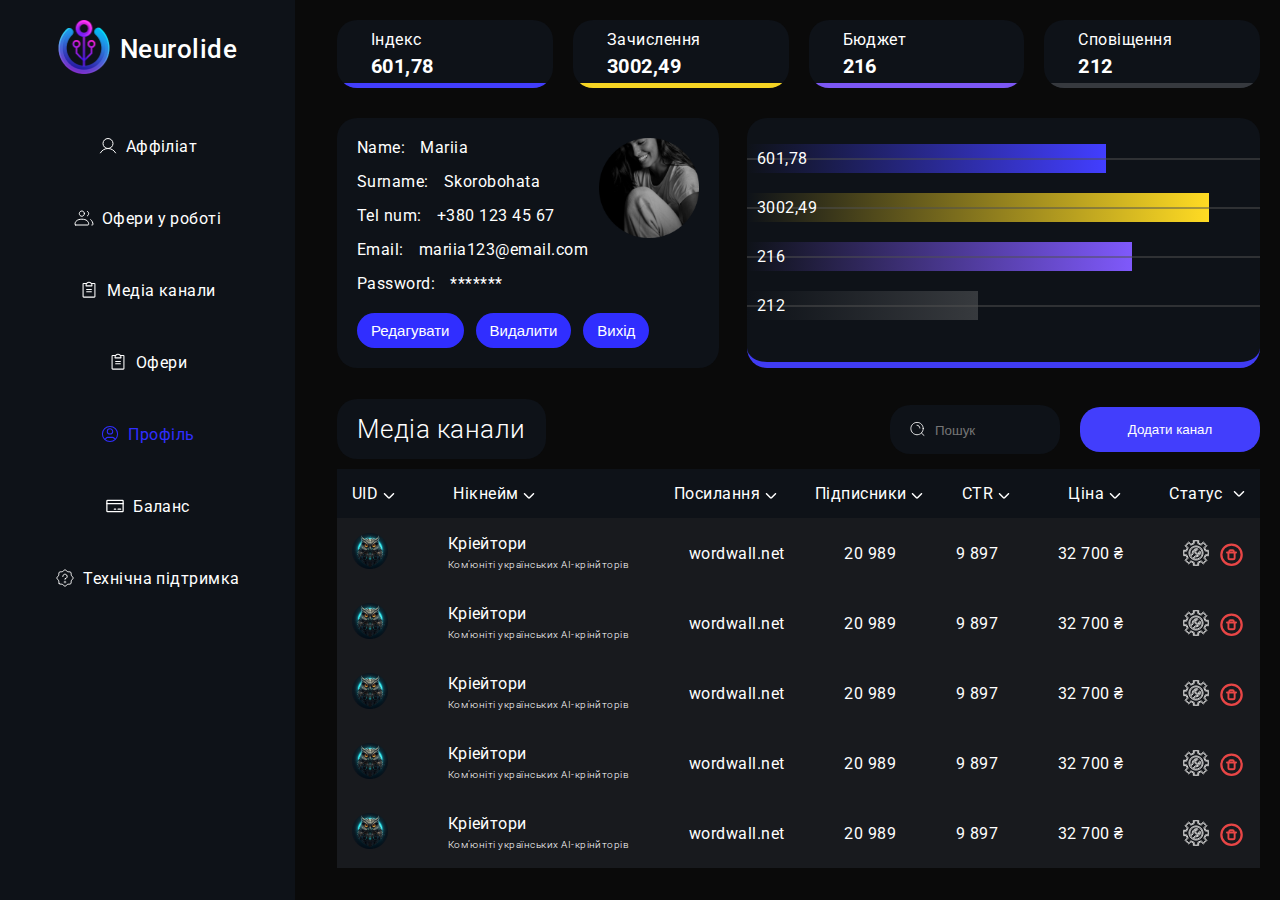
<file: profile.html>
<!DOCTYPE html>
<html lang="en">
  <head>
    <meta charset="UTF-8" />
    <meta http-equiv="X-UA-Compatible" content="IE=edge" />
    <meta name="viewport" content="width=device-width, initial-scale=1.0" />
    <title>Website-Design</title>
    <link
      href="https://fonts.googleapis.com/css2?family=Roboto:wght@400;500;700;900&display=swap"
      rel="stylesheet"
    />
    <link
      href="https://fonts.googleapis.com/css2?family=Raleway:wght@700&display=swap"
      rel="stylesheet"
    />
    <link rel="stylesheet" href="./css/profile.min.css" />
  </head>
  <body>
    <header>
      <div class="nav-div">
        <nav>
          <div class="logo">
            <a>
              <picture>
                <source
                  srcset="./imeges/desktop/logo.png 1x"
                  media="(min-width: 1200px)"
                />
                <source
                  srcset="./imeges/tablet/logo.png 1x"
                  media="(min-width: 768px)"
                />
                <source srcset="./imeges/mobile/logo.png 1x" />
                <img src="" alt="" />
              </picture>
            </a>
            <h1>Neurolide</h1>
          </div>
          <ul class="menu">
            <li>
              <a href="./affiliat.html">
                <svg width="20" height="20">
                  <use href="./imeges/sprite.svg#icon-Human"></use>
                </svg>
                Аффіліат
              </a>
            </li>
            <li>
              <a href="./workOffers.html">
                <svg width="20" height="20">
                  <use href="./imeges/sprite.svg#icon-People"></use>
                </svg>
                Офери у роботі
              </a>
            </li>
            <li>
              <a href="./mediaChanel.html">
                <svg width="20" height="20">
                  <use href="./imeges/sprite.svg#icon-Copybook"></use>
                </svg>
                Медіа канали
              </a>
            </li>
            <li>
              <a href="./offers.html">
                <svg width="20" height="20">
                  <use href="./imeges/sprite.svg#icon-Copybook"></use>
                </svg>
                Офери
              </a>
            </li>
            <li class="is-active">
              <a href="#">
                <svg width="20" height="20">
                  <use href="./imeges/sprite.svg#icon-Profile"></use>
                </svg>
                Профіль
              </a>
            </li>
            <li>
              <a href="./balance.html">
                <svg width="20" height="20">
                  <use href="./imeges/sprite.svg#icon-Card"></use>
                </svg>
                Баланс
              </a>
            </li>
            <li>
              <a href="./support.html">
                <svg width="20" height="20">
                  <use href="./imeges/sprite.svg#icon-Support"></use>
                </svg>
                Технічна підтримка
              </a>
            </li>
          </ul>
          <button type="button" class="modal-button" data-menu-open>
            <svg width="28" height="28">
              <use href="./imeges/sprite.svg#icon-Menu"></use>
            </svg>
          </button>
        </nav>
      </div>
    </header>
    <div class="modal-nav" data-menu>
      <ul class="modal-menu">
        <li>
          <a href="./main.html">
            <svg width="20" height="20">
              <use href="./imeges/sprite.svg#icon-House"></use>
            </svg>
            Головна
          </a>
        </li>
        <li>
          <a href="./affiliat.html">
            <svg width="20" height="20">
              <use href="./imeges/sprite.svg#icon-Human"></use>
            </svg>
            Аффіліат
          </a>
        </li>
        <li>
          <a href="./workOffers.html">
            <svg width="20" height="20">
              <use href="./imeges/sprite.svg#icon-People"></use>
            </svg>
            Офери у роботі
          </a>
        </li>
        <li>
          <a href="./mediaChanel.html">
            <svg width="20" height="20">
              <use href="./imeges/sprite.svg#icon-Copybook"></use>
            </svg>
            Медіа канали
          </a>
        </li>
        <li>
          <a href="./offers.html">
            <svg width="20" height="20">
              <use href="./imeges/sprite.svg#icon-Copybook"></use>
            </svg>
            Офери
          </a>
        </li>
        <li class="is-active-mobile">
          <a href="#">
            <svg width="20" height="20">
              <use href="./imeges/sprite.svg#icon-Profile"></use>
            </svg>
            Профіль
          </a>
        </li>
        <li>
          <a href="./balance.html">
            <svg width="20" height="20">
              <use href="./imeges/sprite.svg#icon-Card"></use>
            </svg>
            Баланс
          </a>
        </li>
        <li>
          <a href="./support.html">
            <svg width="20" height="20">
              <use href="./imeges/sprite.svg#icon-Support"></use>
            </svg>
            Технічна підтримка
          </a>
        </li>
      </ul>
    </div>
    <main class="mobile">
      <section class="profile_info">
        <div class="container">
          <h2 class="h2">Your Profile</h2>
          <div>
            <ul>
              <li><span>Name:</span><span>Mariia</span></li>
              <li><span>Surname:</span><span>Skorobohata</span></li>
              <li><span>Tel num:</span><span>+380 123 45 67</span></li>
              <li><span>Email:</span><span>mariia123@email.com</span></li>
              <li><span>Password:</span><span>*******</span></li>
            </ul>
            <ul>
              <li data-modal-open="modal3">
                <button type="button">Редагувати</button>
              </li>
              <li data-modal-open="modal4">
                <button type="button">Видалити</button>
              </li>
              <li><button type="button">Вихід</button></li>
            </ul>
            <picture>
              <source
                srcset="
                  ./imeges/mobile/profile.png    1x,
                  ./imeges/mobile/profile@2x.png 2x
                "
              />
              <img src="" alt="" />
            </picture>
          </div>
        </div>
      </section>
      <section class="profile_status">
        <div class="container">
          <ul>
            <li><button type="button">Медіа канали</button></li>
            <li data-modal-open="modal2">
              <svg width="30" height="30">
                <use href="./imeges/sprite.svg#icon-main-plus"></use>
              </svg>
            </li>
          </ul>
          <div>
            <h3>Статус</h3>
            <img width="54" src="./imeges/desktop/avatar.png" alt="" />
            <ul>
              <li>
                <b>Нікнейм</b><br /><span
                  >Кріейтори <br />
                  Ком’юніті українських АІ-крінйторів</span
                >
              </li>
              <li><b>Посилання</b><br /><span>wordwall.net</span></li>
              <li><b>Підписники</b><br /><span>20 989</span></li>
              <li><b>Перегляди</b><br /><span>9 897</span></li>
              <li><b>Ціна</b><br /><span>32 700</span></li>
              <li><b>Payout</b></li>
            </ul>
            <ul>
              <li><button type="button">CPH</button></li>
              <li><button type="button">CPM</button></li>
            </ul>
            <ul>
              <li data-modal-open="modal1">
                <svg width="20" height="20">
                  <use href="./imeges/sprite.svg#icon-settings"></use>
                </svg>
              </li>
              <li>
                <svg width="20" height="20">
                  <use href="./imeges/sprite.svg#icon-bin"></use>
                </svg>
              </li>
            </ul>
          </div>
        </div>
      </section>
    </main>
    <main class="desktop">
      <section class="profile_data">
        <ul>
          <li>
            <span>Індекс</span>
            <h4>601,78</h4>
          </li>
          <li>
            <span>Зачислення</span>
            <h4>3002,49</h4>
          </li>
          <li>
            <span>Бюджет</span>
            <h4>216</h4>
          </li>
          <li>
            <span>Сповіщення</span>
            <h4>212</h4>
          </li>
        </ul>
      </section>
      <section class="profile_profile">
        <div class="profile_div">
          <div>
            <ul>
              <li><span>Name:</span><span>Mariia</span></li>
              <li><span>Surname:</span><span>Skorobohata</span></li>
              <li><span>Tel num:</span><span>+380 123 45 67</span></li>
              <li><span>Email:</span><span>mariia123@email.com</span></li>
              <li><span>Password:</span><span>*******</span></li>
            </ul>
            <ul>
              <li data-modal-open="modal3">
                <button type="button">Редагувати</button>
              </li>
              <li data-modal-open="modal4">
                <button type="button">Видалити</button>
              </li>
              <li><button type="button">Вихід</button></li>
            </ul>
            <picture>
              <source
                srcset="
                  ./imeges/desktop/profile.png    1x,
                  ./imeges/desktop/profile@2x.png 2x
                "
              />
              <img src="" alt="" />
            </picture>
          </div>
          <div>
            <ul>
              <li style="--fill-percent: 70%; --fill-color: #423eff">601,78</li>
              <li style="--fill-percent: 90%; --fill-color: #ffdb23">
                3002,49
              </li>
              <li style="--fill-percent: 75%; --fill-color: #7f59fb">216</li>
              <li style="--fill-percent: 45%; --fill-color: #373a3e">212</li>
            </ul>
          </div>
        </div>
      </section>
      <section class="profile_search">
        <div>
          <div>Медіа канали</div>
          <ul>
            <li>
              <svg width="15" height="15">
                <use href="./imeges/sprite.svg#icon-search"></use>
              </svg>
              <input type="text" placeholder="Пошук" />
            </li>
            <li>
              <button type="button" data-modal-open="modal2">
                Додати канал
              </button>
            </li>
          </ul>
        </div>
      </section>
      <section class="profile_offers">
        <ul class="profile_offers_ul">
          <li class="profile_offers_ul_li">
            <ul>
              <li>
                <span>UID</span>
                <svg width="12" height="6">
                  <use href="./imeges/sprite.svg#icon-vector"></use>
                </svg>
              </li>
              <li>
                <span>Нікнейм</span>
                <svg width="12" height="6">
                  <use href="./imeges/sprite.svg#icon-vector"></use>
                </svg>
              </li>
              <li>
                <span>Посилання</span>
                <svg width="12" height="6">
                  <use href="./imeges/sprite.svg#icon-vector"></use>
                </svg>
              </li>
              <li>
                <span>Підписники</span>
                <svg width="12" height="6">
                  <use href="./imeges/sprite.svg#icon-vector"></use>
                </svg>
              </li>
              <li>
                <span>CTR</span>
                <svg width="12" height="6">
                  <use href="./imeges/sprite.svg#icon-vector"></use>
                </svg>
              </li>
              <li>
                <span>Ціна</span>
                <svg width="12" height="6">
                  <use href="./imeges/sprite.svg#icon-vector"></use>
                </svg>
              </li>
              <li>
                <span>Статус</span>
                <svg width="12" height="6">
                  <use href="./imeges/sprite.svg#icon-vector"></use>
                </svg>
              </li>
            </ul>
          </li>
          <li class="profile_offers_ul_li">
            <ul>
              <li>
                <img width="36" src="./imeges/desktop/avatar.png" alt="" />
              </li>
              <li>
                <span>Кріейтори</span><br /><b
                  >Ком’юніті українських АІ-крінйторів</b
                >
              </li>
              <li><span>wordwall.net</span></li>
              <li><span>20 989</span></li>
              <li><span>9 897</span></li>
              <li><span>32 700 ₴</span></li>
              <li>
                <svg width="26" height="26" data-modal-open="modal1">
                  <use href="./imeges/sprite.svg#icon-settings"></use>
                </svg>
                <svg width="26" height="26">
                  <use href="./imeges/sprite.svg#icon-bin"></use>
                </svg>
              </li>
            </ul>
          </li>
          <li class="profile_offers_ul_li">
            <ul>
              <li>
                <img width="36" src="./imeges/desktop/avatar.png" alt="" />
              </li>
              <li>
                <span>Кріейтори</span><br /><b
                  >Ком’юніті українських АІ-крінйторів</b
                >
              </li>
              <li><span>wordwall.net</span></li>
              <li><span>20 989</span></li>
              <li><span>9 897</span></li>
              <li><span>32 700 ₴</span></li>
              <li>
                <svg width="26" height="26" data-modal-open="modal1">
                  <use href="./imeges/sprite.svg#icon-settings"></use>
                </svg>
                <svg width="26" height="26">
                  <use href="./imeges/sprite.svg#icon-bin"></use>
                </svg>
              </li>
            </ul>
          </li>
          <li class="profile_offers_ul_li">
            <ul>
              <li>
                <img width="36" src="./imeges/desktop/avatar.png" alt="" />
              </li>
              <li>
                <span>Кріейтори</span><br /><b
                  >Ком’юніті українських АІ-крінйторів</b
                >
              </li>
              <li><span>wordwall.net</span></li>
              <li><span>20 989</span></li>
              <li><span>9 897</span></li>
              <li><span>32 700 ₴</span></li>
              <li>
                <svg width="26" height="26" data-modal-open="modal1">
                  <use href="./imeges/sprite.svg#icon-settings"></use>
                </svg>
                <svg width="26" height="26">
                  <use href="./imeges/sprite.svg#icon-bin"></use>
                </svg>
              </li>
            </ul>
          </li>
          <li class="profile_offers_ul_li">
            <ul>
              <li>
                <img width="36" src="./imeges/desktop/avatar.png" alt="" />
              </li>
              <li>
                <span>Кріейтори</span><br /><b
                  >Ком’юніті українських АІ-крінйторів</b
                >
              </li>
              <li><span>wordwall.net</span></li>
              <li><span>20 989</span></li>
              <li><span>9 897</span></li>
              <li><span>32 700 ₴</span></li>
              <li>
                <svg width="26" height="26" data-modal-open="modal1">
                  <use href="./imeges/sprite.svg#icon-settings"></use>
                </svg>
                <svg width="26" height="26">
                  <use href="./imeges/sprite.svg#icon-bin"></use>
                </svg>
              </li>
            </ul>
          </li>
          <li class="profile_offers_ul_li">
            <ul>
              <li>
                <img width="36" src="./imeges/desktop/avatar.png" alt="" />
              </li>
              <li>
                <span>Кріейтори</span><br /><b
                  >Ком’юніті українських АІ-крінйторів</b
                >
              </li>
              <li><span>wordwall.net</span></li>
              <li><span>20 989</span></li>
              <li><span>9 897</span></li>
              <li><span>32 700 ₴</span></li>
              <li>
                <svg width="26" height="26" data-modal-open="modal1">
                  <use href="./imeges/sprite.svg#icon-settings"></use>
                </svg>
                <svg width="26" height="26">
                  <use href="./imeges/sprite.svg#icon-bin"></use>
                </svg>
              </li>
            </ul>
          </li>
        </ul>
      </section>
    </main>
    <footer>
      <div class="container">
        <svg width="18" height="18">
          <use href="./imeges/sprite.svg#icon-question"></use>
        </svg>
      </div>
    </footer>
    <div class="backdrop is-hidden" id="modal1" data-modal>
      <div class="modal">
        <h2>Редагувати канал</h2>
        <form>
          <label>
            <span>Назва</span>
            <input type="text" placeholder="...." />
          </label>
          <label>
            <span>Посилання</span>
            <input type="text" placeholder="...." />
          </label>
          <label>
            <span>Підписники</span>
            <input type="text" placeholder="...." />
          </label>
          <label>
            <span>Перегляди</span>
            <input type="text" placeholder="...." />
          </label>
          <label>
            <span>Ціна</span>
            <input type="text" placeholder="...." />
          </label>
          <div class="modal_desktop_menu1">
            <span>Модель оплати</span>
            <ul>
              <li>
                <b>$$$</b>
                <div class="modal_desktop_menu1_div">
                  <span>CPH</span>
                  <!-- <p id="p1">%$</p> -->
                  <div id="p1">
                    <p>UTC</p>
                    <p>$</p>
                  </div>
                  <svg width="12" height="6" open-paragraf="p1">
                    <use href="./imeges/sprite.svg#icon-vector"></use>
                  </svg>
                </div>
              </li>
              <li>
                <b>$$$</b>
                <div class="modal_desktop_menu1_div">
                  <span>CPM</span>
                  <!-- <p id="p2">$</p> -->
                  <div id="p2">
                    <p>CTR</p>
                    <p>$</p>
                  </div>
                  <svg width="12" height="6" open-paragraf="p2">
                    <use href="./imeges/sprite.svg#icon-vector"></use>
                  </svg>
                </div>
              </li>
            </ul>
          </div>
          <ul>
            <li><button type="button" data-modal-close>Відмінити</button></li>
            <li>
              <button type="button">
                <svg width="13" height="13">
                  <use href="./imeges/sprite.svg#icon-plus"></use>
                </svg>
                Додати канал
              </button>
            </li>
          </ul>
        </form>
      </div>
    </div>
    <div class="backdrop is-hidden" id="modal2" data-modal>
      <div class="modal">
        <h2>Додати новий канал</h2>
        <form>
          <label>
            <span>Назва</span>
            <input type="text" placeholder="...." />
          </label>
          <label>
            <span>Посилання</span>
            <input type="text" placeholder="...." />
          </label>
          <label>
            <span>Підписники</span>
            <input type="text" placeholder="...." />
          </label>
          <label>
            <span>Перегляди</span>
            <input type="text" placeholder="...." />
          </label>
          <label>
            <span>Ціна</span>
            <input type="text" placeholder="...." />
          </label>
          <div class="modal_desktop_menu1">
            <span>Модель оплати</span>
            <ul>
              <li>
                <b>$$$</b>
                <div class="modal_desktop_menu1_div">
                  <span>CPH</span>
                  <!-- <p id="p1">%$</p> -->
                  <div id="p4">
                    <p>UTC</p>
                    <p>$</p>
                  </div>
                  <svg width="12" height="6" open-paragraf="p4">
                    <use href="./imeges/sprite.svg#icon-vector"></use>
                  </svg>
                </div>
              </li>
              <li>
                <b>$$$</b>
                <div class="modal_desktop_menu1_div">
                  <span>CPM</span>
                  <!-- <p id="p2">$</p> -->
                  <div id="p5">
                    <p>CTR</p>
                    <p>$</p>
                  </div>
                  <svg width="12" height="6" open-paragraf="p5">
                    <use href="./imeges/sprite.svg#icon-vector"></use>
                  </svg>
                </div>
              </li>
            </ul>
          </div>
          <ul>
            <li><button type="button" data-modal-close>Відмінити</button></li>
            <li>
              <button type="button">
                <svg width="13" height="13">
                  <use href="./imeges/sprite.svg#icon-plus"></use>
                </svg>
                Додати канал
              </button>
            </li>
          </ul>
        </form>
      </div>
    </div>
    <div class="backdrop is-hidden" id="modal3" data-modal>
      <div class="modal">
        <h2>Редагувати профіль</h2>
        <form>
          <label>
            <span>Ім'я</span>
            <input type="text" placeholder="...." />
          </label>
          <label>
            <span>Прізвище</span>
            <input type="text" placeholder="...." />
          </label>
          <label>
            <span>Номер Телефону</span>
            <input type="text" placeholder="...." />
          </label>
          <label>
            <span>Пошта</span>
            <input type="text" placeholder="...." />
          </label>
          <label>
            <span>Пароль</span>
            <input type="text" placeholder="...." />
          </label>
          <ul>
            <li><button type="button" data-modal-close>Відмінити</button></li>
            <li>
              <button type="button">
                <svg width="13" height="13">
                  <use href="./imeges/sprite.svg#icon-plus"></use>
                </svg>
                Зберегти
              </button>
            </li>
          </ul>
        </form>
      </div>
    </div>
    <div class="backdrop is-hidden" id="modal4" data-modal>
      <div class="modal">
        <h2>Видалити профіль</h2>
        <svg width="43" height="10">
          <use href="./imeges/sprite.svg#icon-Line"></use>
        </svg>
        <p>Ви впевнені що хочете видалити профіль назавжди?</p>
        <button type="button">Видалити</button>
      </div>
    </div>
    <script src="./scripts/modal.js"></script>
    <script src="./scripts/menu.js"></script>
  </body>
</html>
</file>
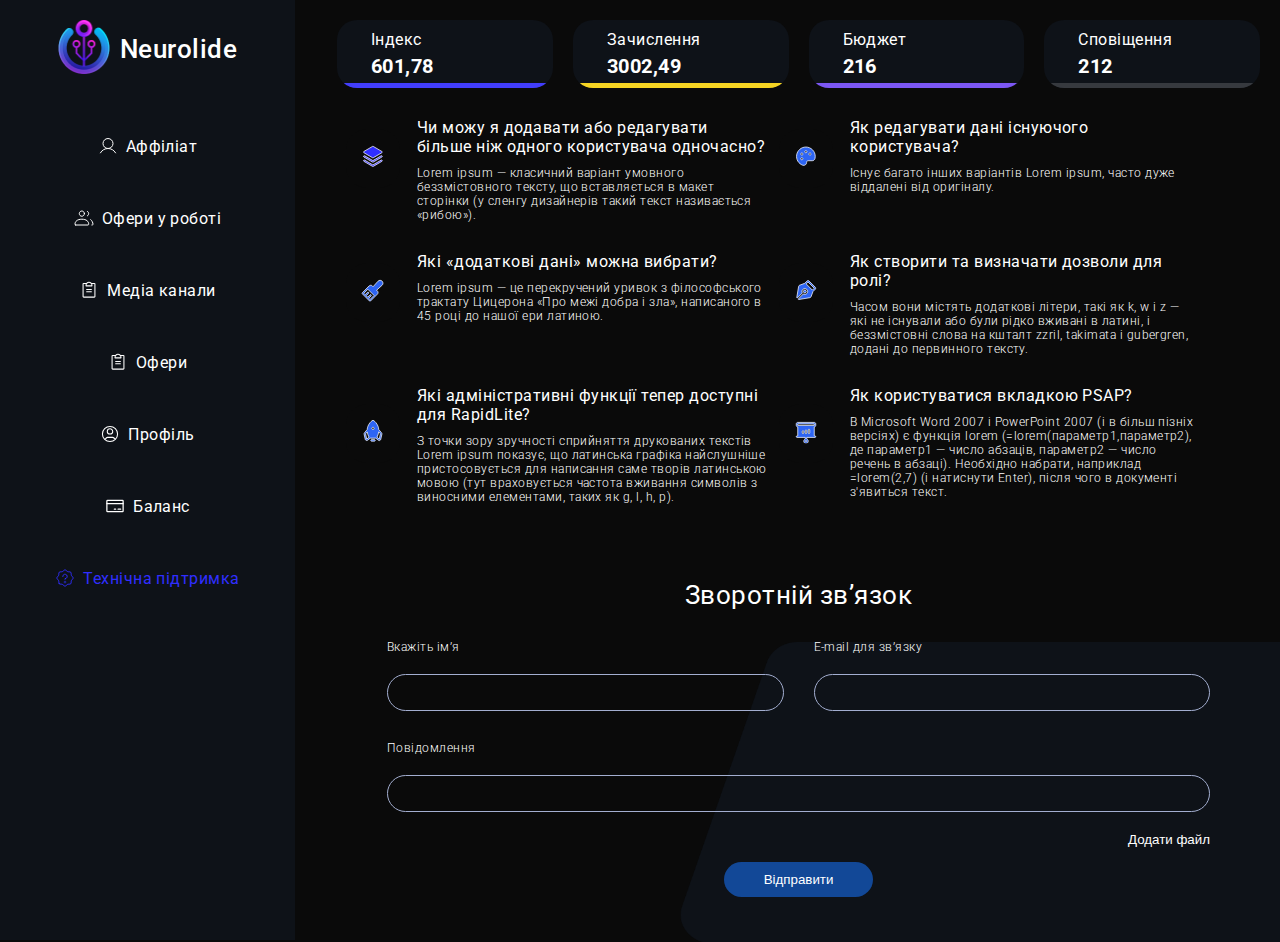
<file: support.html>
<!DOCTYPE html>
<html lang="en">
  <head>
    <meta charset="UTF-8" />
    <meta http-equiv="X-UA-Compatible" content="IE=edge" />
    <meta name="viewport" content="width=device-width, initial-scale=1.0" />
    <title>Website-Design</title>
    <link
      href="https://fonts.googleapis.com/css2?family=Roboto:wght@400;500;700;900&display=swap"
      rel="stylesheet"
    />
    <link
      href="https://fonts.googleapis.com/css2?family=Raleway:wght@700&display=swap"
      rel="stylesheet"
    />
    <link rel="stylesheet" href="./css/support.min.css" />
  </head>
  <body>
    <header>
      <div class="nav-div">
        <nav>
          <div class="logo">
            <a>
              <picture>
                <source
                  srcset="./imeges/desktop/logo.png 1x"
                  media="(min-width: 1200px)"
                />
                <source
                  srcset="./imeges/tablet/logo.png 1x"
                  media="(min-width: 768px)"
                />
                <source srcset="./imeges/mobile/logo.png 1x" />
                <img src="" alt="" />
              </picture>
            </a>
            <h1>Neurolide</h1>
          </div>
          <ul class="menu">
            <li>
              <a href="./affiliat.html">
                <svg width="20" height="20">
                  <use href="./imeges/sprite.svg#icon-Human"></use>
                </svg>
                Аффіліат
              </a>
            </li>
            <li>
              <a href="./workOffers.html">
                <svg width="20" height="20">
                  <use href="./imeges/sprite.svg#icon-People"></use>
                </svg>
                Офери у роботі
              </a>
            </li>
            <li>
              <a href="./mediaChanel.html">
                <svg width="20" height="20">
                  <use href="./imeges/sprite.svg#icon-Copybook"></use>
                </svg>
                Медіа канали
              </a>
            </li>
            <li>
              <a href="./offers.html">
                <svg width="20" height="20">
                  <use href="./imeges/sprite.svg#icon-Copybook"></use>
                </svg>
                Офери
              </a>
            </li>
            <li>
              <a href="./profile.html">
                <svg width="20" height="20">
                  <use href="./imeges/sprite.svg#icon-Profile"></use>
                </svg>
                Профіль
              </a>
            </li>
            <li>
              <a href="./balance.html">
                <svg width="20" height="20">
                  <use href="./imeges/sprite.svg#icon-Card"></use>
                </svg>
                Баланс
              </a>
            </li>
            <li class="is-active">
              <a href="#">
                <svg width="20" height="20">
                  <use href="./imeges/sprite.svg#icon-Support"></use>
                </svg>
                Технічна підтримка
              </a>
            </li>
          </ul>
          <button type="button" class="modal-button" data-menu-open>
            <svg width="28" height="28">
              <use href="./imeges/sprite.svg#icon-Menu"></use>
            </svg>
          </button>
        </nav>
      </div>
    </header>
    <div class="modal-nav" data-menu>
      <ul class="modal-menu">
        <li>
          <a href="./main.html">
            <svg width="20" height="20">
              <use href="./imeges/sprite.svg#icon-House"></use>
            </svg>
            Головна
          </a>
        </li>
        <li>
          <a href="./affiliat.html">
            <svg width="20" height="20">
              <use href="./imeges/sprite.svg#icon-Human"></use>
            </svg>
            Аффіліат
          </a>
        </li>
        <li>
          <a href="./workOffers.html">
            <svg width="20" height="20">
              <use href="./imeges/sprite.svg#icon-People"></use>
            </svg>
            Офери у роботі
          </a>
        </li>
        <li>
          <a href="./mediaChanel.html">
            <svg width="20" height="20">
              <use href="./imeges/sprite.svg#icon-Copybook"></use>
            </svg>
            Медіа канали
          </a>
        </li>
        <li>
          <a href="./offers.html">
            <svg width="20" height="20">
              <use href="./imeges/sprite.svg#icon-Copybook"></use>
            </svg>
            Офери
          </a>
        </li>
        <li>
          <a href="./profile.html">
            <svg width="20" height="20">
              <use href="./imeges/sprite.svg#icon-Profile"></use>
            </svg>
            Профіль
          </a>
        </li>
        <li>
          <a href="./balance.html">
            <svg width="20" height="20">
              <use href="./imeges/sprite.svg#icon-Card"></use>
            </svg>
            Баланс
          </a>
        </li>
        <li class="is-active-mobile">
          <a href="#">
            <svg width="20" height="20">
              <use href="./imeges/sprite.svg#icon-Support"></use>
            </svg>
            Технічна підтримка
          </a>
        </li>
      </ul>
    </div>
    <main class="mobile">
      <section class="main">
        <div class="main-div">
          <svg width="20" height="20">
            <use href="./imeges/sprite.svg#icon-Support"></use>
          </svg>
          Технічна підтримка
        </div>
      </section>
      <section class="support_info">
        <div class="container">
          <ul>
            <li>
              <p>
                Чи можу я додавати або редагувати більше ніж одного користувача
                одночасно?
              </p>
              <svg width="14" height="7">
                <use href="./imeges/sprite.svg#icon-vector"></use>
              </svg>
            </li>
            <li>
              <p>Як редагувати дані існуючого користувача?</p>
              <svg width="14" height="7">
                <use href="./imeges/sprite.svg#icon-vector"></use>
              </svg>
            </li>
            <li>
              <p>Які «додаткові дані» можна вибрати?</p>
              <svg width="14" height="7">
                <use href="./imeges/sprite.svg#icon-vector"></use>
              </svg>
            </li>
            <li>
              <p>Як створити та визначати дозволи для ролі?</p>
              <svg width="14" height="7">
                <use href="./imeges/sprite.svg#icon-vector"></use>
              </svg>
            </li>
            <li>
              <p>Які адміністративні функції тепер доступні для RapidLite?</p>
              <svg width="14" height="7">
                <use href="./imeges/sprite.svg#icon-vector"></use>
              </svg>
            </li>
            <li>
              <p>Як користуватися вкладкою PSAP?</p>
              <svg width="14" height="7">
                <use href="./imeges/sprite.svg#icon-vector"></use>
              </svg>
            </li>
          </ul>
        </div>
      </section>
      <section class="support_feedback">
        <div class="container">
          <form>
            <h3>Зворотній зв’язок</h3>
            <label>
              <span>Вкажіть ім’я</span>
              <input type="text" />
            </label>
            <label>
              <span>E-mail для зв’язку</span>
              <input type="text" />
            </label>
            <label>
              <span>Повідомлення</span>
              <input type="text" />
            </label>
            <ul>
              <li><button type="button">Додати файл</button></li>
              <li><button type="button">Відправити</button></li>
            </ul>
          </form>
        </div>
      </section>
    </main>
    <main class="desktop">
      <section class="support_data">
        <ul>
          <li>
            <span>Індекс</span>
            <h4>601,78</h4>
          </li>
          <li>
            <span>Зачислення</span>
            <h4>3002,49</h4>
          </li>
          <li>
            <span>Бюджет</span>
            <h4>216</h4>
          </li>
          <li>
            <span>Сповіщення</span>
            <h4>212</h4>
          </li>
        </ul>
      </section>
      <section class="support_info_desktop">
        <ul>
          <li>
            <h3>
              Чи можу я додавати або редагувати більше ніж одного користувача
              одночасно?
            </h3>
            <p>
              Lorem ipsum — класичний варіант умовного беззмістовного тексту, що
              вставляється в макет сторінки (у сленгу дизайнерів такий текст
              називається «рибою»).
            </p>
            <div>
              <svg width="24" height="24">
                <use href="./imeges/sprite.svg#icon-layout"></use>
              </svg>
            </div>
          </li>
          <li>
            <h3>Як редагувати дані існуючого користувача?</h3>
            <p>
              Існує багато інших варіантів Lorem ipsum, часто дуже віддалені від
              оригіналу.
            </p>
            <div>
              <svg width="24" height="24">
                <use href="./imeges/sprite.svg#icon-palette"></use>
              </svg>
            </div>
          </li>
          <li>
            <h3>Які «додаткові дані» можна вибрати?</h3>
            <p>
              Lorem ipsum — це перекручений уривок з філософського трактату
              Цицерона «Про межі добра і зла», написаного в 45 році до нашої ери
              латиною.
            </p>
            <div>
              <svg width="24" height="24">
                <use href="./imeges/sprite.svg#icon-brush"></use>
              </svg>
            </div>
          </li>
          <li>
            <h3>Як створити та визначати дозволи для ролі?</h3>
            <p>
              Часом вони містять додаткові літери, такі як k, w і z — які не
              існували або були рідко вживані в латині, і беззмістовні слова на
              кшталт zzril, takimata і gubergren, додані до первинного тексту.
            </p>
            <div>
              <svg width="24" height="24">
                <use href="./imeges/sprite.svg#icon-pen"></use>
              </svg>
            </div>
          </li>
          <li>
            <h3>Які адміністративні функції тепер доступні для RapidLite?</h3>
            <p>
              З точки зору зручності сприйняття друкованих текстів Lorem ipsum
              показує, що латинська графіка найслушніше пристосовується для
              написання саме творів латинською мовою (тут враховується частота
              вживання символів з виносними елементами, таких як g, l, h, p).
            </p>
            <div>
              <svg width="24" height="24">
                <use href="./imeges/sprite.svg#icon-rocket"></use>
              </svg>
            </div>
          </li>
          <li>
            <h3>Як користуватися вкладкою PSAP?</h3>
            <p>
              В Microsoft Word 2007 і PowerPoint 2007 (і в більш пізніх версіях)
              є функція lorem (=lorem(параметр1,параметр2), де параметр1 — число
              абзаців, параметр2 — число речень в абзаці). Необхідно набрати,
              наприклад =lorem(2,7) (і натиснути Enter), після чого в документі
              з'явиться текст.
            </p>
            <div>
              <svg width="24" height="24">
                <use href="./imeges/sprite.svg#icon-box"></use>
              </svg>
            </div>
          </li>
        </ul>
      </section>
      <section class="support_feedback_desktop">
        <form>
          <h3>Зворотній зв’язок</h3>
          <ul>
            <li>
              <label>
                <span>Вкажіть ім’я</span>
                <input type="text" />
              </label>
            </li>
            <li>
              <label>
                <span>E-mail для зв’язку</span>
                <input type="text" />
              </label>
            </li>
          </ul>
          <label>
            <span>Повідомлення</span>
            <input type="text" />
          </label>
          <button type="button">Додати файл</button>
          <button type="button">Відправити</button>
        </form>
        <img src="./imeges/desktop/background.png" alt="" />
      </section>
    </main>
    <footer>
      <div class="container">
        <svg width="18" height="18">
          <use href="./imeges/sprite.svg#icon-question"></use>
        </svg>
      </div>
    </footer>
    <script src="./scripts/modal.js"></script>
    <script src="./scripts/menu.js"></script>
  </body>
</html>
</file>
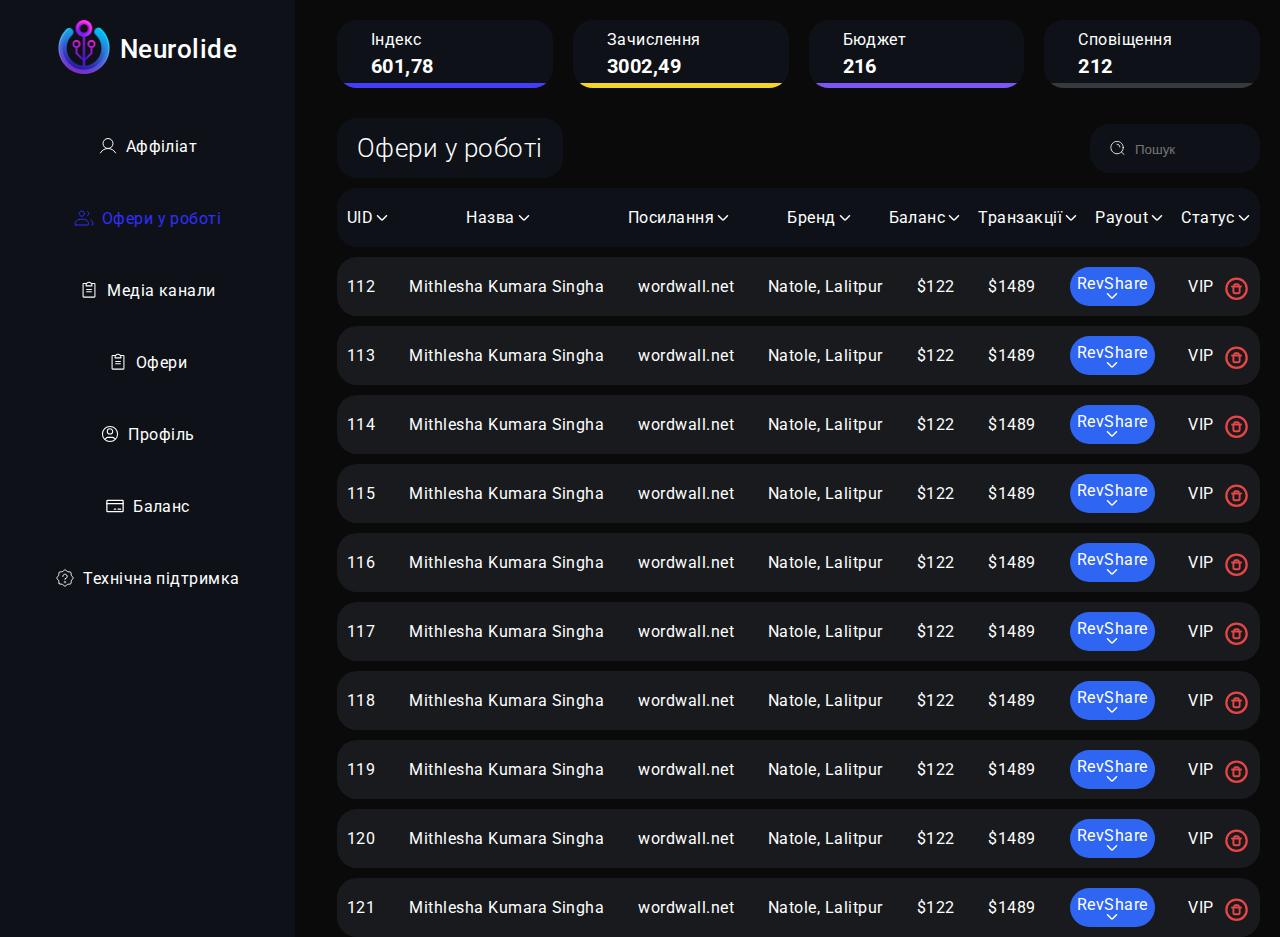
<file: workOffers.html>
<!DOCTYPE html>
<html lang="en">
  <head>
    <meta charset="UTF-8" />
    <meta http-equiv="X-UA-Compatible" content="IE=edge" />
    <meta name="viewport" content="width=device-width, initial-scale=1.0" />
    <title>Website-Design</title>
    <link
      href="https://fonts.googleapis.com/css2?family=Roboto:wght@400;500;700;900&display=swap"
      rel="stylesheet"
    />
    <link
      href="https://fonts.googleapis.com/css2?family=Raleway:wght@700&display=swap"
      rel="stylesheet"
    />
    <link rel="stylesheet" href="./css/user.min.css" />
  </head>
  <body>
    <header>
      <div class="nav-div">
        <nav>
          <div class="logo">
            <a>
              <picture>
                <source
                  srcset="./imeges/desktop/logo.png 1x"
                  media="(min-width: 1200px)"
                />
                <source
                  srcset="./imeges/tablet/logo.png 1x"
                  media="(min-width: 768px)"
                />
                <source srcset="./imeges/mobile/logo.png 1x" />
                <img src="" alt="" />
              </picture>
            </a>
            <h1>Neurolide</h1>
          </div>
          <ul class="menu">
            <li>
              <a href="./affiliat.html">
                <svg width="20" height="20">
                  <use href="./imeges/sprite.svg#icon-Human"></use>
                </svg>
                Аффіліат
              </a>
            </li>
            <li class="is-active">
              <a href="#">
                <svg width="20" height="20">
                  <use href="./imeges/sprite.svg#icon-People"></use>
                </svg>
                Офери у роботі
              </a>
            </li>
            <li>
              <a href="./mediaChanel.html">
                <svg width="20" height="20">
                  <use href="./imeges/sprite.svg#icon-Copybook"></use>
                </svg>
                Медіа канали
              </a>
            </li>
            <li>
              <a href="./offers.html">
                <svg width="20" height="20">
                  <use href="./imeges/sprite.svg#icon-Copybook"></use>
                </svg>
                Офери
              </a>
            </li>
            <li>
              <a href="./profile.html">
                <svg width="20" height="20">
                  <use href="./imeges/sprite.svg#icon-Profile"></use>
                </svg>
                Профіль
              </a>
            </li>
            <li>
              <a href="./balance.html">
                <svg width="20" height="20">
                  <use href="./imeges/sprite.svg#icon-Card"></use>
                </svg>
                Баланс
              </a>
            </li>
            <li>
              <a href="./support.html">
                <svg width="20" height="20">
                  <use href="./imeges/sprite.svg#icon-Support"></use>
                </svg>
                Технічна підтримка
              </a>
            </li>
          </ul>
          <button type="button" class="modal-button" data-menu-open>
            <svg width="28" height="28">
              <use href="./imeges/sprite.svg#icon-Menu"></use>
            </svg>
          </button>
        </nav>
      </div>
    </header>
    <div class="modal-nav" data-menu>
      <ul class="modal-menu">
        <li>
          <a href="./main.html">
            <svg width="20" height="20">
              <use href="./imeges/sprite.svg#icon-House"></use>
            </svg>
            Головна
          </a>
        </li>
        <li>
          <a href="./affiliat.html">
            <svg width="20" height="20">
              <use href="./imeges/sprite.svg#icon-Human"></use>
            </svg>
            Аффіліат
          </a>
        </li>
        <li class="is-active-mobile">
          <a href="#">
            <svg width="20" height="20">
              <use href="./imeges/sprite.svg#icon-People"></use>
            </svg>
            Офери у роботі
          </a>
        </li>
        <li>
          <a href="./mediaChanel.html">
            <svg width="20" height="20">
              <use href="./imeges/sprite.svg#icon-Copybook"></use>
            </svg>
            Медіа канали
          </a>
        </li>
        <li>
          <a href="./offers.html">
            <svg width="20" height="20">
              <use href="./imeges/sprite.svg#icon-Copybook"></use>
            </svg>
            Офери
          </a>
        </li>
        <li>
          <a href="./profile.html">
            <svg width="20" height="20">
              <use href="./imeges/sprite.svg#icon-Profile"></use>
            </svg>
            Профіль
          </a>
        </li>
        <li>
          <a href="./balance.html">
            <svg width="20" height="20">
              <use href="./imeges/sprite.svg#icon-Card"></use>
            </svg>
            Баланс
          </a>
        </li>
        <li>
          <a href="./support.html">
            <svg width="20" height="20">
              <use href="./imeges/sprite.svg#icon-Support"></use>
            </svg>
            Технічна підтримка
          </a>
        </li>
      </ul>
    </div>
    <main class="mobile">
      <section class="main">
        <div class="main-div">
          <svg width="20" height="20">
            <use href="./imeges/sprite.svg#icon-People"></use>
          </svg>
          Офери у роботі
        </div>
      </section>
      <section class="user_status">
        <div class="container">
          <div class="user_status_div">
            <div class="user_status_normal_div">
              <h3>UID 112 Статус</h3>
              <ul>
                <li><b>Назва</b><br /><span>Mithlesha Kumara Singha</span></li>
                <li><b>Посилання</b><br /><span>wordwall.net</span></li>
                <li><b>Бренд</b><br /><span>Kritipur, Kathmandu</span></li>
                <li><b>Виплати</b><br /><span>$122</span></li>
                <li><b>Баланс</b><br /><span>$1489</span></li>
              </ul>
              <ul>
                <li><span>VIP</span></li>
                <li>
                  <svg width="20" height="20">
                    <use href="./imeges/sprite.svg#icon-gold-crown"></use>
                  </svg>
                </li>
                <li>
                  <svg width="20" height="20">
                    <use href="./imeges/sprite.svg#icon-bin"></use>
                  </svg>
                </li>
              </ul>
            </div>
          </div>
        </div>
      </section>
    </main>
    <main class="desktop">
      <section class="user_data">
        <ul>
          <li>
            <span>Індекс</span>
            <h4>601,78</h4>
          </li>
          <li>
            <span>Зачислення</span>
            <h4>3002,49</h4>
          </li>
          <li>
            <span>Бюджет</span>
            <h4>216</h4>
          </li>
          <li>
            <span>Сповіщення</span>
            <h4>212</h4>
          </li>
        </ul>
      </section>
      <section class="user_search">
        <div>
          <div>Офери у роботі</div>
          <ul>
            <li>
              <svg width="15" height="15">
                <use href="./imeges/sprite.svg#icon-search"></use>
              </svg>
              <input type="text" placeholder="Пошук" />
            </li>
          </ul>
        </div>
      </section>
      <section class="user_offers">
        <ul>
          <li>
            <span>UID</span>
            <svg width="12" height="6">
              <use href="./imeges/sprite.svg#icon-vector"></use>
            </svg>
          </li>
          <li>
            <span>Назва</span>
            <svg width="12" height="6">
              <use href="./imeges/sprite.svg#icon-vector"></use>
            </svg>
          </li>
          <li>
            <span>Посилання</span>
            <svg width="12" height="6">
              <use href="./imeges/sprite.svg#icon-vector"></use>
            </svg>
          </li>
          <li>
            <span>Бренд</span>
            <svg width="12" height="6">
              <use href="./imeges/sprite.svg#icon-vector"></use>
            </svg>
          </li>
          <li>
            <span>Баланс</span>
            <svg width="12" height="6">
              <use href="./imeges/sprite.svg#icon-vector"></use>
            </svg>
          </li>
          <li>
            <span>Транзакції</span>
            <svg width="12" height="6">
              <use href="./imeges/sprite.svg#icon-vector"></use>
            </svg>
          </li>
          <li>
            <span>Payout</span>
            <svg width="12" height="6">
              <use href="./imeges/sprite.svg#icon-vector"></use>
            </svg>
          </li>
          <li>
            <span>Статус</span>
            <svg width="12" height="6">
              <use href="./imeges/sprite.svg#icon-vector"></use>
            </svg>
          </li>
        </ul>
      </section>
      <section class="user_offers_list">
        <ul class="user_offers_list_ul">
          <li class="user_offers_list_li">
            <ul
              class="user_offers_list_haracter"
              hidden-content-open="status-info1"
            >
              <li>
                <span>112</span>
              </li>
              <li><span>Mithlesha Kumara Singha</span></li>
              <li><span>wordwall.net</span></li>
              <li><span>Natole, Lalitpur</span></li>
              <li><span>$122</span></li>
              <li><span>$1489</span></li>
              <li>
                <span>RevShare</span>
                <svg width="12" height="6">
                  <use href="./imeges/sprite.svg#icon-vector"></use>
                </svg>
              </li>
              <li>
                <span>VIP</span>
                <svg width="26" height="26">
                  <use href="./imeges/sprite.svg#icon-bin"></use>
                </svg>
              </li>
            </ul>
            <div id="status-info1" class="user_offers_list_hidden_div">
              <ul class="user_offers_list_hidden_div_ul1">
                <li data-modal-open="modal4">
                  <span>Ліди</span><br /><b>601,78</b>
                  <svg width="20" height="20">
                    <use href="./imeges/sprite.svg#icon-pencil"></use>
                  </svg>
                </li>
                <li data-modal-open="modal5">
                  <span>Списання</span><br /><b>3002,49</b>
                  <svg width="20" height="20">
                    <use href="./imeges/sprite.svg#icon-pencil"></use>
                  </svg>
                </li>
                <li data-modal-open="modal6">
                  <span>Approve</span><br /><b>216</b>
                  <svg width="20" height="20">
                    <use href="./imeges/sprite.svg#icon-pencil"></use>
                  </svg>
                </li>
                <li data-modal-open="modal7">
                  <span>Сповіщення</span><br /><b>212</b>
                  <svg width="20" height="20">
                    <use href="./imeges/sprite.svg#icon-pencil"></use>
                  </svg>
                </li>
                <li data-modal-open="modal8">
                  <span>Баланс</span><br /><b>216</b>
                  <svg width="20" height="20">
                    <use href="./imeges/sprite.svg#icon-settings"></use>
                  </svg>
                </li>
              </ul>
              <ul class="user_offers_list_hidden_div_ul2">
                <li><span>Номер.</span></li>
                <li><span>Дата рахунку</span></li>
                <li><span>Дата оплати</span></li>
                <li><span>Статус</span></li>
                <li><span>Спосіб оплати</span></li>
                <li><span>Підписка</span></li>
                <li><span>Сума</span></li>
                <li>
                  <ul>
                    <li data-modal-open="modal3">
                      <svg width="17" height="17">
                        <use href="./imeges/sprite.svg#icon-settings"></use>
                      </svg>
                    </li>
                    <li>
                      <svg width="17" height="17">
                        <use href="./imeges/sprite.svg#icon-check"></use>
                      </svg>
                    </li>
                    <li>
                      <svg width="17" height="17">
                        <use href="./imeges/sprite.svg#icon-rubish-bin"></use>
                      </svg>
                    </li>
                    <li data-modal-open="modal2">
                      <svg width="17" height="17">
                        <use href="./imeges/sprite.svg#icon-main-plus"></use>
                      </svg>
                    </li>
                  </ul>
                </li>
              </ul>
              <ul class="user_offers_list_hidden_div_ul3">
                <li>Картки</li>
                <li>5024 3468 1424 2100</li>
                <li>6090 1234 5678 4509</li>
              </ul>
            </div>
          </li>
          <li class="user_offers_list_li">
            <ul
              class="user_offers_list_haracter"
              hidden-content-open="status-info2"
            >
              <li>
                <span>113</span>
              </li>
              <li><span>Mithlesha Kumara Singha</span></li>
              <li><span>wordwall.net</span></li>
              <li><span>Natole, Lalitpur</span></li>
              <li><span>$122</span></li>
              <li><span>$1489</span></li>
              <li>
                <span>RevShare</span>
                <svg width="12" height="6">
                  <use href="./imeges/sprite.svg#icon-vector"></use>
                </svg>
              </li>
              <li>
                <span>VIP</span>
                <svg width="26" height="26">
                  <use href="./imeges/sprite.svg#icon-bin"></use>
                </svg>
              </li>
            </ul>
            <div id="status-info2" class="user_offers_list_hidden_div">
              <ul class="user_offers_list_hidden_div_ul1">
                <li data-modal-open="modal4">
                  <span>Ліди</span><br /><b>601,78</b>
                  <svg width="20" height="20">
                    <use href="./imeges/sprite.svg#icon-pencil"></use>
                  </svg>
                </li>
                <li data-modal-open="modal5">
                  <span>Списання</span><br /><b>3002,49</b>
                  <svg width="20" height="20">
                    <use href="./imeges/sprite.svg#icon-pencil"></use>
                  </svg>
                </li>
                <li data-modal-open="modal6">
                  <span>Approve</span><br /><b>216</b>
                  <svg width="20" height="20">
                    <use href="./imeges/sprite.svg#icon-pencil"></use>
                  </svg>
                </li>
                <li data-modal-open="modal7">
                  <span>Сповіщення</span><br /><b>212</b>
                  <svg width="20" height="20">
                    <use href="./imeges/sprite.svg#icon-pencil"></use>
                  </svg>
                </li>
                <li data-modal-open="modal8">
                  <span>Баланс</span><br /><b>216</b>
                  <svg width="20" height="20">
                    <use href="./imeges/sprite.svg#icon-settings"></use>
                  </svg>
                </li>
              </ul>
              <ul class="user_offers_list_hidden_div_ul2">
                <li><span>Номер.</span></li>
                <li><span>Дата рахунку</span></li>
                <li><span>Дата оплати</span></li>
                <li><span>Статус</span></li>
                <li><span>Спосіб оплати</span></li>
                <li><span>Підписка</span></li>
                <li><span>Сума</span></li>
                <li>
                  <ul>
                    <li data-modal-open="modal3">
                      <svg width="17" height="17">
                        <use href="./imeges/sprite.svg#icon-settings"></use>
                      </svg>
                    </li>
                    <li>
                      <svg width="17" height="17">
                        <use href="./imeges/sprite.svg#icon-check"></use>
                      </svg>
                    </li>
                    <li>
                      <svg width="17" height="17">
                        <use href="./imeges/sprite.svg#icon-rubish-bin"></use>
                      </svg>
                    </li>
                    <li data-modal-open="modal2">
                      <svg width="17" height="17">
                        <use href="./imeges/sprite.svg#icon-main-plus"></use>
                      </svg>
                    </li>
                  </ul>
                </li>
              </ul>
              <ul class="user_offers_list_hidden_div_ul3">
                <li>Картки</li>
                <li>5024 3468 1424 2100</li>
                <li>6090 1234 5678 4509</li>
              </ul>
            </div>
          </li>
          <li class="user_offers_list_li">
            <ul
              class="user_offers_list_haracter"
              hidden-content-open="status-info3"
            >
              <li>
                <span>114</span>
              </li>
              <li><span>Mithlesha Kumara Singha</span></li>
              <li><span>wordwall.net</span></li>
              <li><span>Natole, Lalitpur</span></li>
              <li><span>$122</span></li>
              <li><span>$1489</span></li>
              <li>
                <span>RevShare</span>
                <svg width="12" height="6">
                  <use href="./imeges/sprite.svg#icon-vector"></use>
                </svg>
              </li>
              <li>
                <span>VIP</span>
                <svg width="26" height="26">
                  <use href="./imeges/sprite.svg#icon-bin"></use>
                </svg>
              </li>
            </ul>
            <div id="status-info3" class="user_offers_list_hidden_div">
              <ul class="user_offers_list_hidden_div_ul1">
                <li data-modal-open="modal4">
                  <span>Ліди</span><br /><b>601,78</b>
                  <svg width="20" height="20">
                    <use href="./imeges/sprite.svg#icon-pencil"></use>
                  </svg>
                </li>
                <li data-modal-open="modal5">
                  <span>Списання</span><br /><b>3002,49</b>
                  <svg width="20" height="20">
                    <use href="./imeges/sprite.svg#icon-pencil"></use>
                  </svg>
                </li>
                <li data-modal-open="modal6">
                  <span>Approve</span><br /><b>216</b>
                  <svg width="20" height="20">
                    <use href="./imeges/sprite.svg#icon-pencil"></use>
                  </svg>
                </li>
                <li data-modal-open="modal7">
                  <span>Сповіщення</span><br /><b>212</b>
                  <svg width="20" height="20">
                    <use href="./imeges/sprite.svg#icon-pencil"></use>
                  </svg>
                </li>
                <li data-modal-open="modal8">
                  <span>Баланс</span><br /><b>216</b>
                  <svg width="20" height="20">
                    <use href="./imeges/sprite.svg#icon-settings"></use>
                  </svg>
                </li>
              </ul>
              <ul class="user_offers_list_hidden_div_ul2">
                <li><span>Номер.</span></li>
                <li><span>Дата рахунку</span></li>
                <li><span>Дата оплати</span></li>
                <li><span>Статус</span></li>
                <li><span>Спосіб оплати</span></li>
                <li><span>Підписка</span></li>
                <li><span>Сума</span></li>
                <li>
                  <ul>
                    <li data-modal-open="modal3">
                      <svg width="17" height="17">
                        <use href="./imeges/sprite.svg#icon-settings"></use>
                      </svg>
                    </li>
                    <li>
                      <svg width="17" height="17">
                        <use href="./imeges/sprite.svg#icon-check"></use>
                      </svg>
                    </li>
                    <li>
                      <svg width="17" height="17">
                        <use href="./imeges/sprite.svg#icon-rubish-bin"></use>
                      </svg>
                    </li>
                    <li data-modal-open="modal2">
                      <svg width="17" height="17">
                        <use href="./imeges/sprite.svg#icon-main-plus"></use>
                      </svg>
                    </li>
                  </ul>
                </li>
              </ul>
              <ul class="user_offers_list_hidden_div_ul3">
                <li>Картки</li>
                <li>5024 3468 1424 2100</li>
                <li>6090 1234 5678 4509</li>
              </ul>
            </div>
          </li>
          <li class="user_offers_list_li">
            <ul
              class="user_offers_list_haracter"
              hidden-content-open="status-info4"
            >
              <li>
                <span>115</span>
              </li>
              <li><span>Mithlesha Kumara Singha</span></li>
              <li><span>wordwall.net</span></li>
              <li><span>Natole, Lalitpur</span></li>
              <li><span>$122</span></li>
              <li><span>$1489</span></li>
              <li>
                <span>RevShare</span>
                <svg width="12" height="6">
                  <use href="./imeges/sprite.svg#icon-vector"></use>
                </svg>
              </li>
              <li>
                <span>VIP</span>
                <svg width="26" height="26">
                  <use href="./imeges/sprite.svg#icon-bin"></use>
                </svg>
              </li>
            </ul>
            <div id="status-info4" class="user_offers_list_hidden_div">
              <ul class="user_offers_list_hidden_div_ul1">
                <li data-modal-open="modal4">
                  <span>Ліди</span><br /><b>601,78</b>
                  <svg width="20" height="20">
                    <use href="./imeges/sprite.svg#icon-pencil"></use>
                  </svg>
                </li>
                <li data-modal-open="modal5">
                  <span>Списання</span><br /><b>3002,49</b>
                  <svg width="20" height="20">
                    <use href="./imeges/sprite.svg#icon-pencil"></use>
                  </svg>
                </li>
                <li data-modal-open="modal6">
                  <span>Approve</span><br /><b>216</b>
                  <svg width="20" height="20">
                    <use href="./imeges/sprite.svg#icon-pencil"></use>
                  </svg>
                </li>
                <li data-modal-open="modal7">
                  <span>Сповіщення</span><br /><b>212</b>
                  <svg width="20" height="20">
                    <use href="./imeges/sprite.svg#icon-pencil"></use>
                  </svg>
                </li>
                <li data-modal-open="modal8">
                  <span>Баланс</span><br /><b>216</b>
                  <svg width="20" height="20">
                    <use href="./imeges/sprite.svg#icon-settings"></use>
                  </svg>
                </li>
              </ul>
              <ul class="user_offers_list_hidden_div_ul2">
                <li><span>Номер.</span></li>
                <li><span>Дата рахунку</span></li>
                <li><span>Дата оплати</span></li>
                <li><span>Статус</span></li>
                <li><span>Спосіб оплати</span></li>
                <li><span>Підписка</span></li>
                <li><span>Сума</span></li>
                <li>
                  <ul>
                    <li data-modal-open="modal3">
                      <svg width="17" height="17">
                        <use href="./imeges/sprite.svg#icon-settings"></use>
                      </svg>
                    </li>
                    <li>
                      <svg width="17" height="17">
                        <use href="./imeges/sprite.svg#icon-check"></use>
                      </svg>
                    </li>
                    <li>
                      <svg width="17" height="17">
                        <use href="./imeges/sprite.svg#icon-rubish-bin"></use>
                      </svg>
                    </li>
                    <li data-modal-open="modal2">
                      <svg width="17" height="17">
                        <use href="./imeges/sprite.svg#icon-main-plus"></use>
                      </svg>
                    </li>
                  </ul>
                </li>
              </ul>
              <ul class="user_offers_list_hidden_div_ul3">
                <li>Картки</li>
                <li>5024 3468 1424 2100</li>
                <li>6090 1234 5678 4509</li>
              </ul>
            </div>
          </li>
          <li class="user_offers_list_li">
            <ul
              class="user_offers_list_haracter"
              hidden-content-open="status-info5"
            >
              <li>
                <span>116</span>
              </li>
              <li><span>Mithlesha Kumara Singha</span></li>
              <li><span>wordwall.net</span></li>
              <li><span>Natole, Lalitpur</span></li>
              <li><span>$122</span></li>
              <li><span>$1489</span></li>
              <li>
                <span>RevShare</span>
                <svg width="12" height="6">
                  <use href="./imeges/sprite.svg#icon-vector"></use>
                </svg>
              </li>
              <li>
                <span>VIP</span>
                <svg width="26" height="26">
                  <use href="./imeges/sprite.svg#icon-bin"></use>
                </svg>
              </li>
            </ul>
            <div id="status-info5" class="user_offers_list_hidden_div">
              <ul class="user_offers_list_hidden_div_ul1">
                <li data-modal-open="modal4">
                  <span>Ліди</span><br /><b>601,78</b>
                  <svg width="20" height="20">
                    <use href="./imeges/sprite.svg#icon-pencil"></use>
                  </svg>
                </li>
                <li data-modal-open="modal5">
                  <span>Списання</span><br /><b>3002,49</b>
                  <svg width="20" height="20">
                    <use href="./imeges/sprite.svg#icon-pencil"></use>
                  </svg>
                </li>
                <li data-modal-open="modal6">
                  <span>Approve</span><br /><b>216</b>
                  <svg width="20" height="20">
                    <use href="./imeges/sprite.svg#icon-pencil"></use>
                  </svg>
                </li>
                <li data-modal-open="modal7">
                  <span>Сповіщення</span><br /><b>212</b>
                  <svg width="20" height="20">
                    <use href="./imeges/sprite.svg#icon-pencil"></use>
                  </svg>
                </li>
                <li data-modal-open="modal8">
                  <span>Баланс</span><br /><b>216</b>
                  <svg width="20" height="20">
                    <use href="./imeges/sprite.svg#icon-settings"></use>
                  </svg>
                </li>
              </ul>
              <ul class="user_offers_list_hidden_div_ul2">
                <li><span>Номер.</span></li>
                <li><span>Дата рахунку</span></li>
                <li><span>Дата оплати</span></li>
                <li><span>Статус</span></li>
                <li><span>Спосіб оплати</span></li>
                <li><span>Підписка</span></li>
                <li><span>Сума</span></li>
                <li>
                  <ul>
                    <li data-modal-open="modal3">
                      <svg width="17" height="17">
                        <use href="./imeges/sprite.svg#icon-settings"></use>
                      </svg>
                    </li>
                    <li>
                      <svg width="17" height="17">
                        <use href="./imeges/sprite.svg#icon-check"></use>
                      </svg>
                    </li>
                    <li>
                      <svg width="17" height="17">
                        <use href="./imeges/sprite.svg#icon-rubish-bin"></use>
                      </svg>
                    </li>
                    <li data-modal-open="modal2">
                      <svg width="17" height="17">
                        <use href="./imeges/sprite.svg#icon-main-plus"></use>
                      </svg>
                    </li>
                  </ul>
                </li>
              </ul>
              <ul class="user_offers_list_hidden_div_ul3">
                <li>Картки</li>
                <li>5024 3468 1424 2100</li>
                <li>6090 1234 5678 4509</li>
              </ul>
            </div>
          </li>
          <li class="user_offers_list_li">
            <ul
              class="user_offers_list_haracter"
              hidden-content-open="status-info6"
            >
              <li>
                <span>117</span>
              </li>
              <li><span>Mithlesha Kumara Singha</span></li>
              <li><span>wordwall.net</span></li>
              <li><span>Natole, Lalitpur</span></li>
              <li><span>$122</span></li>
              <li><span>$1489</span></li>
              <li>
                <span>RevShare</span>
                <svg width="12" height="6">
                  <use href="./imeges/sprite.svg#icon-vector"></use>
                </svg>
              </li>
              <li>
                <span>VIP</span>
                <svg width="26" height="26">
                  <use href="./imeges/sprite.svg#icon-bin"></use>
                </svg>
              </li>
            </ul>
            <div id="status-info6" class="user_offers_list_hidden_div">
              <ul class="user_offers_list_hidden_div_ul1">
                <li data-modal-open="modal4">
                  <span>Ліди</span><br /><b>601,78</b>
                  <svg width="20" height="20">
                    <use href="./imeges/sprite.svg#icon-pencil"></use>
                  </svg>
                </li>
                <li data-modal-open="modal5">
                  <span>Списання</span><br /><b>3002,49</b>
                  <svg width="20" height="20">
                    <use href="./imeges/sprite.svg#icon-pencil"></use>
                  </svg>
                </li>
                <li data-modal-open="modal6">
                  <span>Approve</span><br /><b>216</b>
                  <svg width="20" height="20">
                    <use href="./imeges/sprite.svg#icon-pencil"></use>
                  </svg>
                </li>
                <li data-modal-open="modal7">
                  <span>Сповіщення</span><br /><b>212</b>
                  <svg width="20" height="20">
                    <use href="./imeges/sprite.svg#icon-pencil"></use>
                  </svg>
                </li>
                <li data-modal-open="modal8">
                  <span>Баланс</span><br /><b>216</b>
                  <svg width="20" height="20">
                    <use href="./imeges/sprite.svg#icon-settings"></use>
                  </svg>
                </li>
              </ul>
              <ul class="user_offers_list_hidden_div_ul2">
                <li><span>Номер.</span></li>
                <li><span>Дата рахунку</span></li>
                <li><span>Дата оплати</span></li>
                <li><span>Статус</span></li>
                <li><span>Спосіб оплати</span></li>
                <li><span>Підписка</span></li>
                <li><span>Сума</span></li>
                <li>
                  <ul>
                    <li data-modal-open="modal3">
                      <svg width="17" height="17">
                        <use href="./imeges/sprite.svg#icon-settings"></use>
                      </svg>
                    </li>
                    <li>
                      <svg width="17" height="17">
                        <use href="./imeges/sprite.svg#icon-check"></use>
                      </svg>
                    </li>
                    <li>
                      <svg width="17" height="17">
                        <use href="./imeges/sprite.svg#icon-rubish-bin"></use>
                      </svg>
                    </li>
                    <li data-modal-open="modal2">
                      <svg width="17" height="17">
                        <use href="./imeges/sprite.svg#icon-main-plus"></use>
                      </svg>
                    </li>
                  </ul>
                </li>
              </ul>
              <ul class="user_offers_list_hidden_div_ul3">
                <li>Картки</li>
                <li>5024 3468 1424 2100</li>
                <li>6090 1234 5678 4509</li>
              </ul>
            </div>
          </li>
          <li class="user_offers_list_li">
            <ul
              class="user_offers_list_haracter"
              hidden-content-open="status-info7"
            >
              <li>
                <span>118</span>
              </li>
              <li><span>Mithlesha Kumara Singha</span></li>
              <li><span>wordwall.net</span></li>
              <li><span>Natole, Lalitpur</span></li>
              <li><span>$122</span></li>
              <li><span>$1489</span></li>
              <li>
                <span>RevShare</span>
                <svg width="12" height="6">
                  <use href="./imeges/sprite.svg#icon-vector"></use>
                </svg>
              </li>
              <li>
                <span>VIP</span>
                <svg width="26" height="26">
                  <use href="./imeges/sprite.svg#icon-bin"></use>
                </svg>
              </li>
            </ul>
            <div id="status-info7" class="user_offers_list_hidden_div">
              <ul class="user_offers_list_hidden_div_ul1">
                <li data-modal-open="modal4">
                  <span>Ліди</span><br /><b>601,78</b>
                  <svg width="20" height="20">
                    <use href="./imeges/sprite.svg#icon-pencil"></use>
                  </svg>
                </li>
                <li data-modal-open="modal5">
                  <span>Списання</span><br /><b>3002,49</b>
                  <svg width="20" height="20">
                    <use href="./imeges/sprite.svg#icon-pencil"></use>
                  </svg>
                </li>
                <li data-modal-open="modal6">
                  <span>Approve</span><br /><b>216</b>
                  <svg width="20" height="20">
                    <use href="./imeges/sprite.svg#icon-pencil"></use>
                  </svg>
                </li>
                <li data-modal-open="modal7">
                  <span>Сповіщення</span><br /><b>212</b>
                  <svg width="20" height="20">
                    <use href="./imeges/sprite.svg#icon-pencil"></use>
                  </svg>
                </li>
                <li data-modal-open="modal8">
                  <span>Баланс</span><br /><b>216</b>
                  <svg width="20" height="20">
                    <use href="./imeges/sprite.svg#icon-settings"></use>
                  </svg>
                </li>
              </ul>
              <ul class="user_offers_list_hidden_div_ul2">
                <li><span>Номер.</span></li>
                <li><span>Дата рахунку</span></li>
                <li><span>Дата оплати</span></li>
                <li><span>Статус</span></li>
                <li><span>Спосіб оплати</span></li>
                <li><span>Підписка</span></li>
                <li><span>Сума</span></li>
                <li>
                  <ul>
                    <li data-modal-open="modal3">
                      <svg width="17" height="17">
                        <use href="./imeges/sprite.svg#icon-settings"></use>
                      </svg>
                    </li>
                    <li>
                      <svg width="17" height="17">
                        <use href="./imeges/sprite.svg#icon-check"></use>
                      </svg>
                    </li>
                    <li>
                      <svg width="17" height="17">
                        <use href="./imeges/sprite.svg#icon-rubish-bin"></use>
                      </svg>
                    </li>
                    <li data-modal-open="modal2">
                      <svg width="17" height="17">
                        <use href="./imeges/sprite.svg#icon-main-plus"></use>
                      </svg>
                    </li>
                  </ul>
                </li>
              </ul>
              <ul class="user_offers_list_hidden_div_ul3">
                <li>Картки</li>
                <li>5024 3468 1424 2100</li>
                <li>6090 1234 5678 4509</li>
              </ul>
            </div>
          </li>
          <li class="user_offers_list_li">
            <ul
              class="user_offers_list_haracter"
              hidden-content-open="status-info8"
            >
              <li>
                <span>119</span>
              </li>
              <li><span>Mithlesha Kumara Singha</span></li>
              <li><span>wordwall.net</span></li>
              <li><span>Natole, Lalitpur</span></li>
              <li><span>$122</span></li>
              <li><span>$1489</span></li>
              <li>
                <span>RevShare</span>
                <svg width="12" height="6">
                  <use href="./imeges/sprite.svg#icon-vector"></use>
                </svg>
              </li>
              <li>
                <span>VIP</span>
                <svg width="26" height="26">
                  <use href="./imeges/sprite.svg#icon-bin"></use>
                </svg>
              </li>
            </ul>
            <div id="status-info8" class="user_offers_list_hidden_div">
              <ul class="user_offers_list_hidden_div_ul1">
                <li data-modal-open="modal4">
                  <span>Ліди</span><br /><b>601,78</b>
                  <svg width="20" height="20">
                    <use href="./imeges/sprite.svg#icon-pencil"></use>
                  </svg>
                </li>
                <li data-modal-open="modal5">
                  <span>Списання</span><br /><b>3002,49</b>
                  <svg width="20" height="20">
                    <use href="./imeges/sprite.svg#icon-pencil"></use>
                  </svg>
                </li>
                <li data-modal-open="modal6">
                  <span>Approve</span><br /><b>216</b>
                  <svg width="20" height="20">
                    <use href="./imeges/sprite.svg#icon-pencil"></use>
                  </svg>
                </li>
                <li data-modal-open="modal7">
                  <span>Сповіщення</span><br /><b>212</b>
                  <svg width="20" height="20">
                    <use href="./imeges/sprite.svg#icon-pencil"></use>
                  </svg>
                </li>
                <li data-modal-open="modal8">
                  <span>Баланс</span><br /><b>216</b>
                  <svg width="20" height="20">
                    <use href="./imeges/sprite.svg#icon-settings"></use>
                  </svg>
                </li>
              </ul>
              <ul class="user_offers_list_hidden_div_ul2">
                <li><span>Номер.</span></li>
                <li><span>Дата рахунку</span></li>
                <li><span>Дата оплати</span></li>
                <li><span>Статус</span></li>
                <li><span>Спосіб оплати</span></li>
                <li><span>Підписка</span></li>
                <li><span>Сума</span></li>
                <li>
                  <ul>
                    <li data-modal-open="modal3">
                      <svg width="17" height="17">
                        <use href="./imeges/sprite.svg#icon-settings"></use>
                      </svg>
                    </li>
                    <li>
                      <svg width="17" height="17">
                        <use href="./imeges/sprite.svg#icon-check"></use>
                      </svg>
                    </li>
                    <li>
                      <svg width="17" height="17">
                        <use href="./imeges/sprite.svg#icon-rubish-bin"></use>
                      </svg>
                    </li>
                    <li data-modal-open="modal2">
                      <svg width="17" height="17">
                        <use href="./imeges/sprite.svg#icon-main-plus"></use>
                      </svg>
                    </li>
                  </ul>
                </li>
              </ul>
              <ul class="user_offers_list_hidden_div_ul3">
                <li>Картки</li>
                <li>5024 3468 1424 2100</li>
                <li>6090 1234 5678 4509</li>
              </ul>
            </div>
          </li>
          <li class="user_offers_list_li">
            <ul
              class="user_offers_list_haracter"
              hidden-content-open="status-info9"
            >
              <li>
                <span>120</span>
              </li>
              <li><span>Mithlesha Kumara Singha</span></li>
              <li><span>wordwall.net</span></li>
              <li><span>Natole, Lalitpur</span></li>
              <li><span>$122</span></li>
              <li><span>$1489</span></li>
              <li>
                <span>RevShare</span>
                <svg width="12" height="6">
                  <use href="./imeges/sprite.svg#icon-vector"></use>
                </svg>
              </li>
              <li>
                <span>VIP</span>
                <svg width="26" height="26">
                  <use href="./imeges/sprite.svg#icon-bin"></use>
                </svg>
              </li>
            </ul>
            <div id="status-info9" class="user_offers_list_hidden_div">
              <ul class="user_offers_list_hidden_div_ul1">
                <li data-modal-open="modal4">
                  <span>Ліди</span><br /><b>601,78</b>
                  <svg width="20" height="20">
                    <use href="./imeges/sprite.svg#icon-pencil"></use>
                  </svg>
                </li>
                <li data-modal-open="modal5">
                  <span>Списання</span><br /><b>3002,49</b>
                  <svg width="20" height="20">
                    <use href="./imeges/sprite.svg#icon-pencil"></use>
                  </svg>
                </li>
                <li data-modal-open="modal6">
                  <span>Approve</span><br /><b>216</b>
                  <svg width="20" height="20">
                    <use href="./imeges/sprite.svg#icon-pencil"></use>
                  </svg>
                </li>
                <li data-modal-open="modal7">
                  <span>Сповіщення</span><br /><b>212</b>
                  <svg width="20" height="20">
                    <use href="./imeges/sprite.svg#icon-pencil"></use>
                  </svg>
                </li>
                <li data-modal-open="modal8">
                  <span>Баланс</span><br /><b>216</b>
                  <svg width="20" height="20">
                    <use href="./imeges/sprite.svg#icon-settings"></use>
                  </svg>
                </li>
              </ul>
              <ul class="user_offers_list_hidden_div_ul2">
                <li><span>Номер.</span></li>
                <li><span>Дата рахунку</span></li>
                <li><span>Дата оплати</span></li>
                <li><span>Статус</span></li>
                <li><span>Спосіб оплати</span></li>
                <li><span>Підписка</span></li>
                <li><span>Сума</span></li>
                <li>
                  <ul>
                    <li data-modal-open="modal3">
                      <svg width="17" height="17">
                        <use href="./imeges/sprite.svg#icon-settings"></use>
                      </svg>
                    </li>
                    <li>
                      <svg width="17" height="17">
                        <use href="./imeges/sprite.svg#icon-check"></use>
                      </svg>
                    </li>
                    <li>
                      <svg width="17" height="17">
                        <use href="./imeges/sprite.svg#icon-rubish-bin"></use>
                      </svg>
                    </li>
                    <li data-modal-open="modal2">
                      <svg width="17" height="17">
                        <use href="./imeges/sprite.svg#icon-main-plus"></use>
                      </svg>
                    </li>
                  </ul>
                </li>
              </ul>
              <ul class="user_offers_list_hidden_div_ul3">
                <li>Картки</li>
                <li>5024 3468 1424 2100</li>
                <li>6090 1234 5678 4509</li>
              </ul>
            </div>
          </li>
          <li class="user_offers_list_li">
            <ul
              class="user_offers_list_haracter"
              hidden-content-open="status-info10"
            >
              <li>
                <span>121</span>
              </li>
              <li><span>Mithlesha Kumara Singha</span></li>
              <li><span>wordwall.net</span></li>
              <li><span>Natole, Lalitpur</span></li>
              <li><span>$122</span></li>
              <li><span>$1489</span></li>
              <li>
                <span>RevShare</span>
                <svg width="12" height="6">
                  <use href="./imeges/sprite.svg#icon-vector"></use>
                </svg>
              </li>
              <li>
                <span>VIP</span>
                <svg width="26" height="26">
                  <use href="./imeges/sprite.svg#icon-bin"></use>
                </svg>
              </li>
            </ul>
            <div id="status-info10" class="user_offers_list_hidden_div">
              <ul class="user_offers_list_hidden_div_ul1">
                <li data-modal-open="modal4">
                  <span>Ліди</span><br /><b>601,78</b>
                  <svg width="20" height="20">
                    <use href="./imeges/sprite.svg#icon-pencil"></use>
                  </svg>
                </li>
                <li data-modal-open="modal5">
                  <span>Списання</span><br /><b>3002,49</b>
                  <svg width="20" height="20">
                    <use href="./imeges/sprite.svg#icon-pencil"></use>
                  </svg>
                </li>
                <li data-modal-open="modal6">
                  <span>Approve</span><br /><b>216</b>
                  <svg width="20" height="20">
                    <use href="./imeges/sprite.svg#icon-pencil"></use>
                  </svg>
                </li>
                <li data-modal-open="modal7">
                  <span>Сповіщення</span><br /><b>212</b>
                  <svg width="20" height="20">
                    <use href="./imeges/sprite.svg#icon-pencil"></use>
                  </svg>
                </li>
                <li data-modal-open="modal8">
                  <span>Баланс</span><br /><b>216</b>
                  <svg width="20" height="20">
                    <use href="./imeges/sprite.svg#icon-settings"></use>
                  </svg>
                </li>
              </ul>
              <ul class="user_offers_list_hidden_div_ul2">
                <li><span>Номер.</span></li>
                <li><span>Дата рахунку</span></li>
                <li><span>Дата оплати</span></li>
                <li><span>Статус</span></li>
                <li><span>Спосіб оплати</span></li>
                <li><span>Підписка</span></li>
                <li><span>Сума</span></li>
                <li>
                  <ul>
                    <li data-modal-open="modal3">
                      <svg width="17" height="17">
                        <use href="./imeges/sprite.svg#icon-settings"></use>
                      </svg>
                    </li>
                    <li>
                      <svg width="17" height="17">
                        <use href="./imeges/sprite.svg#icon-check"></use>
                      </svg>
                    </li>
                    <li>
                      <svg width="17" height="17">
                        <use href="./imeges/sprite.svg#icon-rubish-bin"></use>
                      </svg>
                    </li>
                    <li data-modal-open="modal2">
                      <svg width="17" height="17">
                        <use href="./imeges/sprite.svg#icon-main-plus"></use>
                      </svg>
                    </li>
                  </ul>
                </li>
              </ul>
              <ul class="user_offers_list_hidden_div_ul3">
                <li>Картки</li>
                <li>5024 3468 1424 2100</li>
                <li>6090 1234 5678 4509</li>
              </ul>
            </div>
          </li>
        </ul>
      </section>
    </main>
    <footer>
      <div class="container">
        <svg width="18" height="18">
          <use href="./imeges/sprite.svg#icon-question"></use>
        </svg>
      </div>
    </footer>
    <div class="backdrop is-hidden" id="modal1" data-modal>
      <div class="modal">
        <h2>Редагувати офер</h2>
        <form>
          <label>
            <span>Назва</span>
            <input type="text" placeholder="...." />
          </label>
          <label>
            <span>Посилання</span>
            <input type="text" placeholder="...." />
          </label>
          <label>
            <span>Бренд</span>
            <input type="text" placeholder="...." />
          </label>
          <label>
            <span>Виплати</span>
            <input type="text" placeholder="...." />
          </label>
          <label>
            <span>Баланс</span>
            <input type="text" placeholder="...." />
          </label>
          <div class="modal_desktop_menu">
            <span>Модель оплати</span>
            <ul>
              <li>
                <span>RevShare</span>
                <p id="p1">%$</p>
                <svg width="12" height="6" open-paragraf="p1">
                  <use href="./imeges/sprite.svg#icon-vector"></use>
                </svg>
              </li>
              <li>
                <span>CPL</span>
                <p id="p2">$</p>
                <svg width="12" height="6" open-paragraf="p2">
                  <use href="./imeges/sprite.svg#icon-vector"></use>
                </svg>
              </li>
              <li>
                <span>CPC</span>
                <p id="p3">$</p>
                <svg width="12" height="6" open-paragraf="p3">
                  <use href="./imeges/sprite.svg#icon-vector"></use>
                </svg>
              </li>
              <li>
                <span>CPM</span>
              </li>
              <li>
                <span>CPH</span>
              </li>
            </ul>
          </div>
          <ul>
            <li><button type="button" data-modal-close>Відмінити</button></li>
            <li>
              <button type="button">
                <svg width="13" height="13">
                  <use href="./imeges/sprite.svg#icon-plus"></use>
                </svg>
                Зберегти
              </button>
            </li>
          </ul>
        </form>
      </div>
    </div>
    <div class="backdrop is-hidden" id="modal9" data-modal>
      <div class="modal">
        <h2>Додати офер</h2>
        <form>
          <label>
            <span>Назва</span>
            <input type="text" placeholder="...." />
          </label>
          <label>
            <span>Посилання</span>
            <input type="text" placeholder="...." />
          </label>
          <label>
            <span>Бренд</span>
            <input type="text" placeholder="...." />
          </label>
          <label>
            <span>Виплати</span>
            <input type="text" placeholder="...." />
          </label>
          <label>
            <span>Баланс</span>
            <input type="text" placeholder="...." />
          </label>
          <div class="modal_desktop_menu">
            <span>Модель оплати</span>
            <ul>
              <li>
                <span>RevShare</span>
                <p id="p1">%$</p>
                <svg width="12" height="6" open-paragraf="p1">
                  <use href="./imeges/sprite.svg#icon-vector"></use>
                </svg>
              </li>
              <li>
                <span>CPL</span>
                <p id="p2">$</p>
                <svg width="12" height="6" open-paragraf="p2">
                  <use href="./imeges/sprite.svg#icon-vector"></use>
                </svg>
              </li>
              <li>
                <span>CPC</span>
                <p id="p3">$</p>
                <svg width="12" height="6" open-paragraf="p3">
                  <use href="./imeges/sprite.svg#icon-vector"></use>
                </svg>
              </li>
              <li>
                <span>CPM</span>
              </li>
              <li>
                <span>CPH</span>
              </li>
            </ul>
          </div>
          <ul>
            <li><button type="button" data-modal-close>Відмінити</button></li>
            <li>
              <button type="button">
                <svg width="13" height="13">
                  <use href="./imeges/sprite.svg#icon-plus"></use>
                </svg>
                Зберегти
              </button>
            </li>
          </ul>
        </form>
      </div>
    </div>
    <div class="backdrop is-hidden" id="modal2" data-modal>
      <div class="modal">
        <h2>Додати транзакцію</h2>
        <form>
          <label>
            <span>Номер</span>
            <input type="text" placeholder="EKG464SJFN17" />
          </label>
          <label
            ><span>Дата рахунку</span
            ><input type="text" placeholder="10 грудня 2024 р."
          /></label>
          <label
            ><span>Дата оплати</span
            ><input type="text" placeholder="10 грудня 2024 р."
          /></label>
          <label>
            <span>Спосіб оплати</span>
            <input type="text" placeholder="0077 **** **** 3814 (Visa)" />
          </label>
          <label>
            <span>Підписка</span>
            <input type="text" placeholder="Бонус (річний)" />
          </label>
          <label>
            <span>Сума</span>
            <input type="text" placeholder="$129.88" />
          </label>
          <ul>
            <li><button type="button" data-modal-close>Відмінити</button></li>
            <li><button type="button">Зберегти</button></li>
          </ul>
        </form>
      </div>
    </div>
    <div class="backdrop is-hidden" id="modal3" data-modal>
      <div class="modal">
        <h2>Редагувати транзакцію</h2>
        <form>
          <label>
            <span>Номер</span>
            <input type="text" placeholder="EKG464SJFN17" />
          </label>
          <label
            ><span>Дата рахунку</span
            ><input type="text" placeholder="10 грудня 2024 р."
          /></label>
          <label
            ><span>Дата оплати</span
            ><input type="text" placeholder="10 грудня 2024 р."
          /></label>
          <label>
            <span>Спосіб оплати</span>
            <input type="text" placeholder="0077 **** **** 3814 (Visa)" />
          </label>
          <label>
            <span>Підписка</span>
            <input type="text" placeholder="Бонус (річний)" />
          </label>
          <label>
            <span>Сума</span>
            <input type="text" placeholder="$129.88" />
          </label>
          <ul>
            <li><button type="button" data-modal-close>Відмінити</button></li>
            <li><button type="button">Зберегти</button></li>
          </ul>
        </form>
      </div>
    </div>
    <div class="backdrop is-hidden" id="modal4" data-modal>
      <div class="modal">
        <h2>Внести зміни</h2>
        <form>
          <label>
            <span>Ліди</span>
            <input type="text" placeholder="..." />
          </label>
          <ul>
            <li><button type="button" data-modal-close>Відмінити</button></li>
            <li><button type="button">Зберегти</button></li>
          </ul>
        </form>
      </div>
    </div>
    <div class="backdrop is-hidden" id="modal5" data-modal>
      <div class="modal">
        <h2>Внести зміни</h2>
        <form>
          <label>
            <span>Списання</span>
            <input type="text" placeholder="..." />
          </label>
          <ul>
            <li><button type="button" data-modal-close>Відмінити</button></li>
            <li><button type="button">Зберегти</button></li>
          </ul>
        </form>
      </div>
    </div>
    <div class="backdrop is-hidden" id="modal6" data-modal>
      <div class="modal">
        <h2>Внести зміни</h2>
        <form>
          <label>
            <span>Approve</span>
            <input type="text" placeholder="..." />
          </label>
          <ul>
            <li><button type="button" data-modal-close>Відмінити</button></li>
            <li><button type="button">Зберегти</button></li>
          </ul>
        </form>
      </div>
    </div>
    <div class="backdrop is-hidden" id="modal7" data-modal>
      <div class="modal">
        <h2>Внести зміни</h2>
        <form>
          <label>
            <span>Сповіщення</span>
            <input type="text" placeholder="..." />
          </label>
          <ul>
            <li><button type="button" data-modal-close>Відмінити</button></li>
            <li><button type="button">Зберегти</button></li>
          </ul>
        </form>
      </div>
    </div>
    <div class="backdrop is-hidden" id="modal8" data-modal>
      <div class="modal">
        <h2>Внести зміни</h2>
        <form>
          <label>
            <span>Баланс</span>
            <input type="text" placeholder="..." />
          </label>
          <ul>
            <li><button type="button" data-modal-close>Відмінити</button></li>
            <li><button type="button">Зберегти</button></li>
          </ul>
        </form>
      </div>
    </div>
    <script src="./scripts/modal.js"></script>
    <script src="./scripts/menu.js"></script>
    <script src="./scripts/hiddenContent.js"></script>
  </body>
</html>
</file>
<file: css/registerPage.min.css>
body,html{position:relative;z-index:-1;margin:0;font-family:"Roboto",sans-serif;letter-spacing:.03em;background-color:#0a0a0a;color:#fff;overflow-x:hidden}ul{margin:0;padding:0;list-style-type:none}a{text-decoration:none}svg{stroke:#fff}.h2{background:linear-gradient(90deg, #e5f0ff 0%, #608bfe 53%, #2d29ff 100%);-webkit-background-clip:text;-webkit-text-fill-color:rgba(0,0,0,0);background-clip:text;color:rgba(0,0,0,0)}.container{padding:0 15px}@media screen and (min-width: 480px){.container{width:480px;margin:auto}}@media screen and (min-width: 768px){.container{width:768px}}@media screen and (min-width: 960px){.container{width:960px}}@media screen and (min-width: 1200px){.container{width:1200px}}header{padding:33px 0 20px 0;position:relative}header .container{display:flex;align-items:center;padding-left:30px;gap:14px}header .container h1{margin:0;font-weight:400;font-size:30px;color:#fff}header .background{position:absolute;right:0;top:0;width:100%;z-index:-1}header .background img{width:100%}@media screen and (min-width: 480px){header .container{padding-left:60px}}@media screen and (min-width: 768px){header .container{justify-content:center}}@media screen and (min-width: 1200px){header{padding:0;position:absolute;right:0;width:55%;height:900px;display:flex;align-items:center;justify-content:center}header .container{margin:0;padding:0;display:flex;flex-direction:column;align-items:center;padding-left:40%;gap:40px}header .container a{padding:0;border-radius:0;background-color:rgba(0,0,0,0)}header .container h1{font-weight:400;font-size:56px}header .background{width:100%;height:100%}header .background img{width:100%;height:100%}}main{padding-bottom:20px}main .container form{display:flex;flex-direction:column;gap:20px}main .container form h2{font-weight:400;font-size:26px;margin:0}main .container form button{border:0;border-radius:20px;padding:10px 0;color:#fff;background:#3334ff}main .container form ul{display:flex;gap:10px}main .container form ul li{border-radius:20px;width:100%}main .container form ul li button{width:100%}main .container form ul li:first-child button{background:#3334ff}main .container form ul li:last-child button{background:#181a1e}main .container form label span{display:block;font-weight:300;font-size:12px;margin-bottom:8px}main .container form label input{background:rgba(0,0,0,0);box-sizing:border-box;width:100%;padding:11px 14px;border:1px solid #a3aed0;border-radius:20px}main .container form div span{display:block;margin-top:5px;padding-left:10px;color:#71788c;font-weight:300;font-size:12px}@media screen and (min-width: 1200px){main{padding:80px 0}main .container{width:454px;margin-left:10%}main .container form{gap:30px}main .container form h2{font-weight:400;font-size:30px;margin:0;text-align:center}main .container form button{font-weight:400;font-size:16px;padding:20px}main .container form ul li button{text-align:start}main .container form label span{font-weight:300;font-size:16px;margin-bottom:10px}main .container form label input{padding:20px}}/*# sourceMappingURL=registerPage.min.css.map */
</file>
<file: css/user.min.css>
.is-hidden{opacity:0;visibility:hidden;pointer-events:none}body,html{position:relative;z-index:-1;margin:0;font-family:"Roboto",sans-serif;letter-spacing:.03em;background-color:#0a0a0a;color:#fff;overflow-x:hidden}ul{margin:0;padding:0;list-style-type:none}a{text-decoration:none}svg{stroke:#fff}.h2{background:linear-gradient(90deg, #e5f0ff 0%, #608bfe 53%, #2d29ff 100%);-webkit-background-clip:text;-webkit-text-fill-color:rgba(0,0,0,0);background-clip:text;color:rgba(0,0,0,0)}.container{padding:0 15px}@media screen and (min-width: 480px){.container{width:480px;margin:auto}}@media screen and (min-width: 768px){.container{width:768px}}@media screen and (min-width: 960px){.container{width:960px}}@media screen and (min-width: 1200px){.container{width:1200px}}.desktop{display:none}@media screen and (min-width: 1200px){.container{width:863px}.mobile{display:none}.desktop{display:block;padding:0 20px 0 337px}footer{display:none}}.menu{display:none}header{position:fixed;z-index:20;width:100%;padding:10px 0;background:#000}.nav-div{padding:0 20px}@media screen and (min-width: 480px){.nav-div{width:480px;margin:auto}}@media screen and (min-width: 768px){.nav-div{width:768px}}@media screen and (min-width: 960px){.nav-div{width:960px}}@media screen and (min-width: 1200px){.nav-div{width:255px}}h1{margin:0;font-weight:500;font-size:20px;color:#fff}.logo{display:flex;justify-content:center;align-items:center;gap:10px}.logo img{width:30px}nav{display:flex;align-items:center;justify-content:space-between}.modal-button{padding:0;border:0;background:rgba(0,0,0,0)}.modal-nav{position:fixed;z-index:10;height:100%;width:100%;top:0;background:rgba(0,0,0,.5);transition:250ms cubic-bezier(0.4, 0, 0.2, 1);opacity:0;visibility:hidden;pointer-events:none}.modal-nav.is-open{opacity:1;visibility:visible;pointer-events:auto}.modal-nav.is-open .modal-menu{transform:translateX(0)}.modal-menu{position:fixed;z-index:2;top:0;left:0;width:70%;height:100%;overflow:auto;background:#0e1218;padding:96px 0 80px 0;transition:250ms cubic-bezier(0.4, 0, 0.2, 1);transform:translateX(-100%);display:flex;flex-direction:column;gap:40px}.modal-menu a{display:flex;align-items:center;justify-content:center;gap:8px;color:#fff}.modal-menu .is-active-mobile a{color:#302eff}.modal-menu .is-active-mobile a svg{stroke:#302eff}@media screen and (min-width: 768px){h1{font-weight:500;font-size:26px}.modal-menu{padding-left:24px}.modal-menu a{font-weight:300;font-size:20px}.logo img{width:32px;height:34px}}@media screen and (min-width: 1200px){.modal-button{display:none}.menu{width:100%;display:flex;flex-direction:column;gap:12px}.menu li{display:flex;align-items:center;justify-content:center;padding:20px 0;border-radius:20px}.menu li:hover a{color:#302eff;transition:250ms cubic-bezier(0.4, 0, 0.2, 1)}.menu li:hover a svg{stroke:#302eff;transition:250ms cubic-bezier(0.4, 0, 0.2, 1)}.menu .is-active a{color:#302eff}.menu .is-active a svg{stroke:#302eff}.menu a{width:100%;display:flex;align-items:center;justify-content:center;gap:8px;color:#fff}header{position:fixed;background:#0e1218;width:295px;height:100%;padding:20px 0}h1{font-weight:500;font-size:26px;color:#000}.logo h1{color:#fff}.logo a{padding:0;border-radius:0;background:rgba(0,0,0,0)}.logo a img{width:52px;height:54px}nav{display:flex;flex-direction:column;align-items:center;justify-content:center;gap:38px}}main{padding-top:56px}.main-div{padding:20px 0;display:flex;justify-content:center;align-items:center;gap:8px;color:#fff;background:#0e1218}.user_status{padding:8px 0}.user_status .user_status_div{position:relative;padding:18px;background-color:#0e1218;transition:background .5s ease;border-radius:20px}.user_status .user_status_div .user_status_normal_div h3{font-weight:400;font-size:18px;margin:0;margin-bottom:24px}.user_status .user_status_div .user_status_normal_div ul:first-of-type{display:flex;flex-direction:column;gap:18px}.user_status .user_status_div .user_status_normal_div ul:first-of-type b{font-weight:400;font-size:18px}.user_status .user_status_div .user_status_normal_div ul:last-of-type{position:absolute;top:18px;right:18px;display:flex;gap:10px}#modal1 .modal .modal_desktop_menu{display:block}#modal1 .modal .modal_desktop_menu ul{gap:0;justify-content:space-between}.user_data{padding:20px 0 30px 0}.user_data ul{display:flex;gap:20px}.user_data ul li{padding:10px 34px;background-color:#0e1218;width:100%;border-radius:20px;position:relative;overflow:hidden}.user_data ul li::after{content:"";position:absolute;bottom:0;left:0;width:100%;height:5px}.user_data ul li:first-child::after{background-color:#423efc}.user_data ul li:nth-child(2)::after{background-color:#f6d423}.user_data ul li:nth-child(3)::after{background-color:#7c57f4}.user_data ul li:last-child::after{background-color:#36393e}.user_data ul li h4{margin:0;margin-top:5px;font-weight:700;font-size:20px}.user_search div{display:flex;align-items:center;justify-content:space-between}.user_search div div{padding:15px 20px;background-color:#0e1218;border-radius:20px;font-weight:300;font-size:26px}.user_search div ul{display:flex;align-items:center;gap:20px}.user_search div ul li{border-radius:20px}.user_search div ul li:first-child{width:130px;position:relative;padding:15px 20px;background-color:#0e1218}.user_search div ul li:first-child svg{position:absolute;top:50%;transform:translateY(-50%)}.user_search div ul li:first-child input{width:100%;color:#fff;padding:0;padding-left:25px;border:0;background:rgba(0,0,0,0)}.user_offers{margin:10px 0;background:#0e1218;border-radius:20px;padding:20px 10px}.user_offers ul{display:flex;justify-content:space-between}.user_offers ul li{display:flex;align-items:center;gap:3px;color:#fff}.user_offers ul li:first-child{margin-right:60px}.user_offers ul li:nth-child(2){margin-right:80px}.user_offers ul li:nth-child(3){margin-right:40px}.user_offers ul li:nth-child(4){margin-right:20px}.user_offers_list_ul{display:flex;flex-direction:column;gap:10px}.user_offers_list_ul .user_offers_list_li{border-radius:20px;background-color:#181a1e}.user_offers_list_ul .user_offers_list_li .user_offers_list_haracter{border-radius:20px 20px 0 0;padding:10px;display:flex;align-items:center;justify-content:space-between}.user_offers_list_ul .user_offers_list_li .user_offers_list_haracter li:nth-child(7){display:flex;flex-direction:column;align-items:center;border-radius:20px;background-color:#2e65f3;padding:7px;color:#fff}.user_offers_list_ul .user_offers_list_li .user_offers_list_haracter li:last-child{display:flex;align-items:center;gap:10px}.user_offers_list_ul .user_offers_list_li .user_offers_list_hidden_div{background-color:#181a1e;border-radius:0 0 20px 20px;overflow:hidden;opacity:0;max-height:0;transition:opacity .5s ease,max-height .5s ease}.user_offers_list_ul .user_offers_list_li .user_offers_list_hidden_div.show{padding:20px 10px;opacity:1;max-height:1000px}.user_offers_list_ul .user_offers_list_li .user_offers_list_hidden_div .user_offers_list_hidden_div_ul1{display:flex;flex-wrap:wrap;gap:14px 22px}.user_offers_list_ul .user_offers_list_li .user_offers_list_hidden_div .user_offers_list_hidden_div_ul1 li{position:relative;padding:10px;background-color:#0e1218;width:180px;border-radius:10px;overflow:hidden}.user_offers_list_ul .user_offers_list_li .user_offers_list_hidden_div .user_offers_list_hidden_div_ul1 li b{display:block;margin-top:5px}.user_offers_list_ul .user_offers_list_li .user_offers_list_hidden_div .user_offers_list_hidden_div_ul1 li svg{position:absolute;bottom:10px;right:10px}.user_offers_list_ul .user_offers_list_li .user_offers_list_hidden_div .user_offers_list_hidden_div_ul1 li::after{content:"";position:absolute;bottom:0;left:0;width:100%;height:5px}.user_offers_list_ul .user_offers_list_li .user_offers_list_hidden_div .user_offers_list_hidden_div_ul1 li:first-child::after{background-color:#423efc}.user_offers_list_ul .user_offers_list_li .user_offers_list_hidden_div .user_offers_list_hidden_div_ul1 li:nth-child(2)::after{background-color:#f6d423}.user_offers_list_ul .user_offers_list_li .user_offers_list_hidden_div .user_offers_list_hidden_div_ul1 li:nth-child(3)::after{background-color:#7c57f4}.user_offers_list_ul .user_offers_list_li .user_offers_list_hidden_div .user_offers_list_hidden_div_ul1 li:nth-child(4)::after{background-color:#36393e}.user_offers_list_ul .user_offers_list_li .user_offers_list_hidden_div .user_offers_list_hidden_div_ul1 li:last-child::after{background-color:#ff7a00}.user_offers_list_ul .user_offers_list_li .user_offers_list_hidden_div_ul2{margin:10px 0;padding:10px;background-color:#0e1218;border-radius:20px;display:flex;justify-content:space-between}.user_offers_list_ul .user_offers_list_li .user_offers_list_hidden_div_ul2 span{font-weight:300;font-size:12px}.user_offers_list_ul .user_offers_list_li .user_offers_list_hidden_div_ul2 ul{display:flex;gap:5px}.user_offers_list_ul .user_offers_list_li .user_offers_list_hidden_div_ul3{display:flex;gap:14px}.user_offers_list_ul .user_offers_list_li .user_offers_list_hidden_div_ul3 li{font-weight:300;font-size:14px;padding:10px 20px;background-color:#0e1218;border-radius:10px}.backdrop .modal .modal_desktop_menu{display:none}footer{padding:13px 0;background:#000}footer div{display:flex;align-items:center;justify-content:end}.backdrop{position:fixed;z-index:30;height:100%;width:100%;top:0;background:rgba(67,67,67,.5);transition:250ms cubic-bezier(0.4, 0, 0.2, 1)}.modal{position:absolute;z-index:10;overflow:auto;width:260px;padding:15px;left:50%;top:50%;background-color:#0e1218;box-shadow:0px 1px 1px rgba(0,0,0,.14),0px 1px 3px rgba(0,0,0,.12),0px 2px 1px rgba(0,0,0,.2);border-radius:20px;transform:translate(-50%, -50%) scale(1);transition:transform 250ms cubic-bezier(0.4, 0, 0.2, 1)}.modal .modal_desktop_menu{display:none}.modal .modal_desktop_menu ul{display:flex}.modal .modal_desktop_menu ul li{position:relative}.modal .modal_desktop_menu ul li b{display:block;margin:0;padding:6px 10px;box-sizing:border-box}.modal .modal_desktop_menu ul li:first-child b{width:74px}.modal .modal_desktop_menu ul li:first-child div{background-color:#2e65f3;color:#fff}.modal .modal_desktop_menu ul li:nth-child(n+4){padding:10px;background-color:#181a1e;border-radius:19px}.modal .modal_desktop_menu ul li:nth-child(n+4) span{margin:0}.modal .modal_desktop_menu ul li div{width:100%;box-sizing:border-box;position:absolute;top:0;left:0;display:flex;flex-direction:column;align-items:center;justify-content:center;border-radius:19px;padding:6px 10px;flex:1;min-height:20px;background-color:#181a1e}.modal .modal_desktop_menu ul li div span{margin:0}.modal .modal_desktop_menu ul li div p{text-align:end;overflow:hidden;opacity:0;max-height:0;transition:opacity .5s ease,max-height .5s ease;width:100%;margin:0}.modal .modal_desktop_menu ul li div svg{transform:rotate(0deg);transition:250ms cubic-bezier(0.4, 0, 0.2, 1)}.modal .modal_desktop_menu ul li div .rotate{transform:rotate(180deg)}.modal .modal_desktop_menu ul li div .visible{margin:5px 0;opacity:1;max-height:200px}.modal .modal_desktop_menu1 ul{display:flex;justify-content:start;gap:10px}.modal .modal_desktop_menu1 ul li{position:relative}.modal .modal_desktop_menu1 ul li b{display:block;margin:0;padding:6px 15px;box-sizing:border-box}.modal .modal_desktop_menu1 ul li .modal_desktop_menu1_div{width:100%;box-sizing:border-box;position:absolute;top:0;left:0;display:flex;flex-direction:column;align-items:center;justify-content:center;border-radius:19px;padding:6px 10px;flex:1;min-height:20px;background-color:#181a1e}.modal .modal_desktop_menu1 ul li .modal_desktop_menu1_div span{margin:0}.modal .modal_desktop_menu1 ul li .modal_desktop_menu1_div div{display:flex;flex-direction:column;gap:4px;text-align:end;overflow:hidden;opacity:0;max-height:0;transition:opacity .5s ease,max-height .5s ease;width:100%;margin:0}.modal .modal_desktop_menu1 ul li .modal_desktop_menu1_div div p{padding:5px 3px;font-weight:300;font-size:10px;color:#71788c;margin:0;border-radius:5px;border:1px solid #71788c}.modal .modal_desktop_menu1 ul li .modal_desktop_menu1_div div p:first-child{text-align:start}.modal .modal_desktop_menu1 ul li .modal_desktop_menu1_div svg{transform:rotate(0deg);transition:250ms cubic-bezier(0.4, 0, 0.2, 1)}.modal .modal_desktop_menu1 ul li .modal_desktop_menu1_div .rotate{transform:rotate(180deg)}.modal .modal_desktop_menu1 ul li .modal_desktop_menu1_div .visible{margin:5px 0;opacity:1;max-height:200px}.modal h2{margin:0;margin-bottom:20px;font-weight:300;font-size:24px}.modal form{width:100%;display:flex;flex-direction:column;gap:14px}.modal form span{display:block;font-weight:300;font-size:12px;margin-bottom:8px}.modal form label{display:block}.modal form label input{background:rgba(0,0,0,0);width:100%;box-sizing:border-box;padding:11px 14px;border:1px solid #a3aed0;border-radius:20px}.modal form ul{display:flex;align-items:center;gap:15px;justify-content:space-between}.modal form ul button{display:flex;align-items:center;gap:5px;padding:10px 22px;border:0;border-radius:20px;color:#fff;background:#181a1e}.modal form ul li:last-child button{background:#3334ff}.modal form ul li:last-child button svg{display:none}.is-hidden .modal{transform:translate(-50%, -50%) scale(0)}@media screen and (min-width: 1200px){.modal{padding:30px;width:290px}.modal .modal_desktop_menu{display:block}.modal h2{text-align:center}.modal form ul button{padding:10px 27px}.modal form ul li:last-child button svg{display:block}}/*# sourceMappingURL=user.min.css.map */
</file>
<file: css/manager.min.css>
.is-hidden{opacity:0;visibility:hidden;pointer-events:none}body,html{position:relative;z-index:-1;margin:0;font-family:"Roboto",sans-serif;letter-spacing:.03em;background-color:#0a0a0a;color:#fff;overflow-x:hidden}ul{margin:0;padding:0;list-style-type:none}a{text-decoration:none}svg{stroke:#fff}.h2{background:linear-gradient(90deg, #e5f0ff 0%, #608bfe 53%, #2d29ff 100%);-webkit-background-clip:text;-webkit-text-fill-color:rgba(0,0,0,0);background-clip:text;color:rgba(0,0,0,0)}.container{padding:0 15px}@media screen and (min-width: 480px){.container{width:480px;margin:auto}}@media screen and (min-width: 768px){.container{width:768px}}@media screen and (min-width: 960px){.container{width:960px}}@media screen and (min-width: 1200px){.container{width:1200px}}.desktop{display:none}@media screen and (min-width: 1200px){.container{width:863px}.mobile{display:none}.desktop{display:block;padding:0 20px 0 337px}footer{display:none}}.menu{display:none}header{position:fixed;z-index:20;width:100%;padding:10px 0;background:#000}.nav-div{padding:0 20px}@media screen and (min-width: 480px){.nav-div{width:480px;margin:auto}}@media screen and (min-width: 768px){.nav-div{width:768px}}@media screen and (min-width: 960px){.nav-div{width:960px}}@media screen and (min-width: 1200px){.nav-div{width:255px}}h1{margin:0;font-weight:500;font-size:20px;color:#fff}.logo{display:flex;justify-content:center;align-items:center;gap:10px}.logo img{width:30px}nav{display:flex;align-items:center;justify-content:space-between}.modal-button{padding:0;border:0;background:rgba(0,0,0,0)}.modal-nav{position:fixed;z-index:10;height:100%;width:100%;top:0;background:rgba(0,0,0,.5);transition:250ms cubic-bezier(0.4, 0, 0.2, 1);opacity:0;visibility:hidden;pointer-events:none}.modal-nav.is-open{opacity:1;visibility:visible;pointer-events:auto}.modal-nav.is-open .modal-menu{transform:translateX(0)}.modal-menu{position:fixed;z-index:2;top:0;left:0;width:70%;height:100%;overflow:auto;background:#0e1218;padding:96px 0 80px 0;transition:250ms cubic-bezier(0.4, 0, 0.2, 1);transform:translateX(-100%);display:flex;flex-direction:column;gap:40px}.modal-menu a{display:flex;align-items:center;justify-content:center;gap:8px;color:#fff}.modal-menu .is-active-mobile a{color:#302eff}.modal-menu .is-active-mobile a svg{stroke:#302eff}@media screen and (min-width: 768px){h1{font-weight:500;font-size:26px}.modal-menu{padding-left:24px}.modal-menu a{font-weight:300;font-size:20px}.logo img{width:32px;height:34px}}@media screen and (min-width: 1200px){.modal-button{display:none}.menu{width:100%;display:flex;flex-direction:column;gap:12px}.menu li{display:flex;align-items:center;justify-content:center;padding:20px 0;border-radius:20px}.menu li:hover a{color:#302eff;transition:250ms cubic-bezier(0.4, 0, 0.2, 1)}.menu li:hover a svg{stroke:#302eff;transition:250ms cubic-bezier(0.4, 0, 0.2, 1)}.menu .is-active a{color:#302eff}.menu .is-active a svg{stroke:#302eff}.menu a{width:100%;display:flex;align-items:center;justify-content:center;gap:8px;color:#fff}header{position:fixed;background:#0e1218;width:295px;height:100%;padding:20px 0}h1{font-weight:500;font-size:26px;color:#000}.logo h1{color:#fff}.logo a{padding:0;border-radius:0;background:rgba(0,0,0,0)}.logo a img{width:52px;height:54px}nav{display:flex;flex-direction:column;align-items:center;justify-content:center;gap:38px}}main{padding-top:56px}.main-div{padding:20px 0;display:flex;justify-content:center;align-items:center;gap:8px;color:#fff;background:#0e1218}.manager_info .container h2{margin:40px 0;font-weight:700;font-size:28px}.manager_info .container div{position:relative;display:flex;flex-direction:column;border-radius:20px;background-color:#0e1218;padding:10px}.manager_info .container div ul:first-child{display:flex;flex-direction:column;gap:10px}.manager_info .container div ul:first-child li{display:flex;gap:10px}.manager_info .container div ul:first-child span{font-weight:400;font-size:13px}.manager_info .container div ul:last-of-type{display:flex;gap:12px;margin-top:10px}.manager_info .container div ul:last-of-type button{font-weight:400;font-size:12px;border:0;padding:7px 12px;border-radius:20px;color:#fff;background:#302eff}.manager_info .container div img{position:absolute;right:10px;top:10px}.manager_status{padding:48px 0 8px 0}.manager_status .container .manager_status_div{margin-bottom:8px;width:180px;font-weight:400;font-size:20px;box-sizing:border-box;padding:10px 15px;border-radius:10px;background-color:#0e1218}.manager_status .container .manager_status_ul1{position:relative;display:flex;align-items:center;justify-content:space-around;width:290px;margin:auto}.manager_status .container .manager_status_ul1 .manager_status_ul1_li:first-child{position:absolute;top:50%;transform:translateY(-70%);z-index:1;height:60%;left:-82%}.manager_status .container .manager_status_ul1 .manager_status_ul1_li:first-child div{padding:15px}.manager_status .container .manager_status_ul1 .manager_status_ul1_li:first-child div h3{font-weight:400;font-size:14px;margin-bottom:18px}.manager_status .container .manager_status_ul1 .manager_status_ul1_li:first-child div ul:first-of-type{gap:10px}.manager_status .container .manager_status_ul1 .manager_status_ul1_li:first-child div ul:first-of-type b{font-weight:400;font-size:14px}.manager_status .container .manager_status_ul1 .manager_status_ul1_li:first-child div ul:nth-of-type(2){margin-top:20px}.manager_status .container .manager_status_ul1 .manager_status_ul1_li:first-child div ul:nth-of-type(2) button{padding:8px 10px;font-weight:300;font-size:8px}.manager_status .container .manager_status_ul1 .manager_status_ul1_li:first-child div ul:last-of-type{top:15px;right:15px;gap:15px}.manager_status .container .manager_status_ul1 .manager_status_ul1_li:last-child{position:absolute;top:50%;transform:translateY(-70%);z-index:1;height:60%;right:-82%}.manager_status .container .manager_status_ul1 .manager_status_ul1_li:last-child div{padding:15px}.manager_status .container .manager_status_ul1 .manager_status_ul1_li:last-child div h3{font-weight:400;font-size:14px;margin-bottom:18px}.manager_status .container .manager_status_ul1 .manager_status_ul1_li:last-child div ul:first-of-type{gap:10px}.manager_status .container .manager_status_ul1 .manager_status_ul1_li:last-child div ul:first-of-type b{font-weight:400;font-size:14px}.manager_status .container .manager_status_ul1 .manager_status_ul1_li:last-child div ul:nth-of-type(2){margin-top:20px}.manager_status .container .manager_status_ul1 .manager_status_ul1_li:last-child div ul:nth-of-type(2) button{padding:8px 10px;font-weight:300;font-size:8px}.manager_status .container .manager_status_ul1 .manager_status_ul1_li:last-child div ul:last-of-type{top:15px;right:15px;gap:15px}.manager_status .container .manager_status_ul1 .manager_status_ul1_li div{position:relative;padding:18px;background-color:#0e1218;border-radius:20px}.manager_status .container .manager_status_ul1 .manager_status_ul1_li div h3{font-weight:400;font-size:18px;margin:0;margin-bottom:24px}.manager_status .container .manager_status_ul1 .manager_status_ul1_li div ul:first-of-type{display:flex;flex-direction:column;gap:12px}.manager_status .container .manager_status_ul1 .manager_status_ul1_li div ul:first-of-type b{font-weight:400;font-size:18px}.manager_status .container .manager_status_ul1 .manager_status_ul1_li div ul:nth-of-type(2){margin-top:23px;display:flex;justify-content:space-between}.manager_status .container .manager_status_ul1 .manager_status_ul1_li div ul:nth-of-type(2) button{border-radius:20px;border:0;padding:10px 12px;color:#fff;background-color:#181a1e;font-weight:300;font-size:10px}.manager_status .container .manager_status_ul1 .manager_status_ul1_li div ul:nth-of-type(2) li:first-child button{background-color:#3334ff}.manager_status .container .manager_status_ul1 .manager_status_ul1_li div ul:last-of-type{position:absolute;top:18px;right:18px;display:flex;gap:20px}#modal1 .modal .modal_desktop_menu,#modal2 .modal .modal_desktop_menu{display:block}#modal1 .modal .modal_desktop_menu ul,#modal2 .modal .modal_desktop_menu ul{gap:0;justify-content:space-between}#modal4 .modal{text-align:center}#modal4 .modal h2{margin-bottom:37px}#modal4 .modal p{margin:20px 0;color:red}#modal4 .modal button{border:0;border-radius:20px;color:#fff;background-color:#3334ff;padding:5px 10px}.manager_data{padding:20px 0 30px 0}.manager_data ul{display:flex;gap:20px}.manager_data ul li{padding:10px 34px;background-color:#0e1218;width:100%;border-radius:20px;position:relative;overflow:hidden}.manager_data ul li::after{content:"";position:absolute;bottom:0;left:0;width:100%;height:5px}.manager_data ul li:first-child::after{background-color:#423efc}.manager_data ul li:nth-child(2)::after{background-color:#f6d423}.manager_data ul li:nth-child(3)::after{background-color:#7c57f4}.manager_data ul li:last-child::after{background-color:#36393e}.manager_data ul li h4{margin:0;margin-top:5px;font-weight:700;font-size:20px}.manager_profile{padding-bottom:31px}.manager_profile .manager_div{display:flex;gap:28px}.manager_profile .manager_div div:first-child{width:40%;position:relative;display:flex;flex-direction:column;border-radius:20px;background-color:#0e1218;padding:20px}.manager_profile .manager_div div:first-child ul:first-child{display:flex;flex-direction:column;gap:15px}.manager_profile .manager_div div:first-child ul:first-child li{display:flex;gap:15px}.manager_profile .manager_div div:first-child ul:first-child span{font-weight:400;font-size:16px}.manager_profile .manager_div div:first-child ul:last-of-type{display:flex;gap:12px;margin-top:20px}.manager_profile .manager_div div:first-child ul:last-of-type button{font-weight:400;font-size:15px;border:0;padding:9px 14px;border-radius:20px;color:#fff;background:#302eff}.manager_profile .manager_div div:first-child img{position:absolute;right:20px;top:20px;width:100px;height:100px}.manager_profile .manager_div div:last-child{width:60%;padding:26px 0;border-radius:20px;background:#0e1218;border-bottom:6px solid #403cf3}.manager_profile .manager_div div:last-child ul{display:flex;flex-direction:column;gap:20px}.manager_profile .manager_div div:last-child ul li{position:relative;z-index:1;padding:5px 0 5px 10px;background:linear-gradient(to right, transparent 0%, var(--fill-color) var(--fill-percent), rgba(255, 0, 0, 0) var(--fill-percent))}.manager_profile .manager_div div:last-child ul li::before{content:"";display:block;position:absolute;z-index:-1;left:0;top:50%;transform:translateY(-50%);width:100%;height:1px;background-color:#515050}.manager_offers .manager_offers_ul1{margin-bottom:10px;display:flex;align-items:center;justify-content:space-between}.manager_offers .manager_offers_ul1 li{border-radius:20px;font-weight:400;font-size:20px;padding:15px 20px;background-color:#0e1218}.manager_offers .manager_offers_ul1 li:last-child{width:130px;position:relative;padding:15px 20px}.manager_offers .manager_offers_ul1 li:last-child svg{position:absolute;top:50%;transform:translateY(-50%)}.manager_offers .manager_offers_ul1 li:last-child input{width:100%;color:#fff;padding:0;padding-left:25px;border:0;background:rgba(0,0,0,0)}.manager_offers .manager_offers_ul{display:flex;flex-direction:column}.manager_offers .manager_offers_ul .manager_offers_ul_li{padding:15px;background-color:#181a1e}.manager_offers .manager_offers_ul .manager_offers_ul_li:first-child{background-color:#0e1218}.manager_offers .manager_offers_ul .manager_offers_ul_li:first-child ul li:first-child{margin-right:70px}.manager_offers .manager_offers_ul .manager_offers_ul_li:first-child ul li:nth-child(2){margin-right:100px}.manager_offers .manager_offers_ul .manager_offers_ul_li:first-child ul li:nth-child(3){margin-right:60px}.manager_offers .manager_offers_ul .manager_offers_ul_li:first-child ul li:nth-child(4){margin-right:30px}.manager_offers .manager_offers_ul .manager_offers_ul_li:nth-child(2) ul li:nth-child(7){display:flex;flex-direction:column;align-items:center;border-radius:20px;padding:7px;background-color:#0e1218;color:#fff}.manager_offers .manager_offers_ul .manager_offers_ul_li ul{display:flex;align-items:center;justify-content:space-between}.manager_offers .manager_offers_ul .manager_offers_ul_li:nth-child(n+3) li:nth-child(7){display:flex;flex-direction:column;align-items:center;border-radius:20px;background-color:#2e65f3;padding:7px;color:#fff}footer{padding:13px 0;background:#000}footer div{display:flex;align-items:center;justify-content:end}.backdrop{position:fixed;z-index:30;height:100%;width:100%;top:0;background:rgba(67,67,67,.5);transition:250ms cubic-bezier(0.4, 0, 0.2, 1)}.modal{position:absolute;z-index:10;overflow:auto;width:260px;padding:15px;left:50%;top:50%;background-color:#0e1218;box-shadow:0px 1px 1px rgba(0,0,0,.14),0px 1px 3px rgba(0,0,0,.12),0px 2px 1px rgba(0,0,0,.2);border-radius:20px;transform:translate(-50%, -50%) scale(1);transition:transform 250ms cubic-bezier(0.4, 0, 0.2, 1)}.modal .modal_desktop_menu{display:none}.modal .modal_desktop_menu ul{display:flex}.modal .modal_desktop_menu ul li{position:relative}.modal .modal_desktop_menu ul li b{display:block;margin:0;padding:6px 10px;box-sizing:border-box}.modal .modal_desktop_menu ul li:first-child b{width:74px}.modal .modal_desktop_menu ul li:first-child div{background-color:#2e65f3;color:#fff}.modal .modal_desktop_menu ul li:nth-child(n+4){padding:10px;background-color:#181a1e;border-radius:19px}.modal .modal_desktop_menu ul li:nth-child(n+4) span{margin:0}.modal .modal_desktop_menu ul li div{width:100%;box-sizing:border-box;position:absolute;top:0;left:0;display:flex;flex-direction:column;align-items:center;justify-content:center;border-radius:19px;padding:6px 10px;flex:1;min-height:20px;background-color:#181a1e}.modal .modal_desktop_menu ul li div span{margin:0}.modal .modal_desktop_menu ul li div p{text-align:end;overflow:hidden;opacity:0;max-height:0;transition:opacity .5s ease,max-height .5s ease;width:100%;margin:0}.modal .modal_desktop_menu ul li div svg{transform:rotate(0deg);transition:250ms cubic-bezier(0.4, 0, 0.2, 1)}.modal .modal_desktop_menu ul li div .rotate{transform:rotate(180deg)}.modal .modal_desktop_menu ul li div .visible{margin:5px 0;opacity:1;max-height:200px}.modal .modal_desktop_menu1 ul{display:flex;justify-content:start;gap:10px}.modal .modal_desktop_menu1 ul li{position:relative}.modal .modal_desktop_menu1 ul li b{display:block;margin:0;padding:6px 15px;box-sizing:border-box}.modal .modal_desktop_menu1 ul li .modal_desktop_menu1_div{width:100%;box-sizing:border-box;position:absolute;top:0;left:0;display:flex;flex-direction:column;align-items:center;justify-content:center;border-radius:19px;padding:6px 10px;flex:1;min-height:20px;background-color:#181a1e}.modal .modal_desktop_menu1 ul li .modal_desktop_menu1_div span{margin:0}.modal .modal_desktop_menu1 ul li .modal_desktop_menu1_div div{display:flex;flex-direction:column;gap:4px;text-align:end;overflow:hidden;opacity:0;max-height:0;transition:opacity .5s ease,max-height .5s ease;width:100%;margin:0}.modal .modal_desktop_menu1 ul li .modal_desktop_menu1_div div p{padding:5px 3px;font-weight:300;font-size:10px;color:#71788c;margin:0;border-radius:5px;border:1px solid #71788c}.modal .modal_desktop_menu1 ul li .modal_desktop_menu1_div div p:first-child{text-align:start}.modal .modal_desktop_menu1 ul li .modal_desktop_menu1_div svg{transform:rotate(0deg);transition:250ms cubic-bezier(0.4, 0, 0.2, 1)}.modal .modal_desktop_menu1 ul li .modal_desktop_menu1_div .rotate{transform:rotate(180deg)}.modal .modal_desktop_menu1 ul li .modal_desktop_menu1_div .visible{margin:5px 0;opacity:1;max-height:200px}.modal h2{margin:0;margin-bottom:20px;font-weight:300;font-size:24px}.modal form{width:100%;display:flex;flex-direction:column;gap:14px}.modal form span{display:block;font-weight:300;font-size:12px;margin-bottom:8px}.modal form label{display:block}.modal form label input{background:rgba(0,0,0,0);width:100%;box-sizing:border-box;padding:11px 14px;border:1px solid #a3aed0;border-radius:20px}.modal form ul{display:flex;align-items:center;gap:15px;justify-content:space-between}.modal form ul button{display:flex;align-items:center;gap:5px;padding:10px 22px;border:0;border-radius:20px;color:#fff;background:#181a1e}.modal form ul li:last-child button{background:#3334ff}.modal form ul li:last-child button svg{display:none}.is-hidden .modal{transform:translate(-50%, -50%) scale(0)}@media screen and (min-width: 1200px){.modal{padding:30px;width:290px}.modal .modal_desktop_menu{display:block}.modal h2{text-align:center}.modal form ul button{padding:10px 27px}.modal form ul li:last-child button svg{display:block}}/*# sourceMappingURL=manager.min.css.map */
</file>
<file: css/balance.min.css>
.is-hidden{opacity:0;visibility:hidden;pointer-events:none}body,html{position:relative;z-index:-1;margin:0;font-family:"Roboto",sans-serif;letter-spacing:.03em;background-color:#0a0a0a;color:#fff;overflow-x:hidden}ul{margin:0;padding:0;list-style-type:none}a{text-decoration:none}svg{stroke:#fff}.h2{background:linear-gradient(90deg, #e5f0ff 0%, #608bfe 53%, #2d29ff 100%);-webkit-background-clip:text;-webkit-text-fill-color:rgba(0,0,0,0);background-clip:text;color:rgba(0,0,0,0)}.container{padding:0 15px}@media screen and (min-width: 480px){.container{width:480px;margin:auto}}@media screen and (min-width: 768px){.container{width:768px}}@media screen and (min-width: 960px){.container{width:960px}}@media screen and (min-width: 1200px){.container{width:1200px}}.desktop{display:none}@media screen and (min-width: 1200px){.container{width:863px}.mobile{display:none}.desktop{display:block;padding:0 20px 0 337px}footer{display:none}}.menu{display:none}header{position:fixed;z-index:20;width:100%;padding:10px 0;background:#000}.nav-div{padding:0 20px}@media screen and (min-width: 480px){.nav-div{width:480px;margin:auto}}@media screen and (min-width: 768px){.nav-div{width:768px}}@media screen and (min-width: 960px){.nav-div{width:960px}}@media screen and (min-width: 1200px){.nav-div{width:255px}}h1{margin:0;font-weight:500;font-size:20px;color:#fff}.logo{display:flex;justify-content:center;align-items:center;gap:10px}.logo img{width:30px}nav{display:flex;align-items:center;justify-content:space-between}.modal-button{padding:0;border:0;background:rgba(0,0,0,0)}.modal-nav{position:fixed;z-index:10;height:100%;width:100%;top:0;background:rgba(0,0,0,.5);transition:250ms cubic-bezier(0.4, 0, 0.2, 1);opacity:0;visibility:hidden;pointer-events:none}.modal-nav.is-open{opacity:1;visibility:visible;pointer-events:auto}.modal-nav.is-open .modal-menu{transform:translateX(0)}.modal-menu{position:fixed;z-index:2;top:0;left:0;width:70%;height:100%;overflow:auto;background:#0e1218;padding:96px 0 80px 0;transition:250ms cubic-bezier(0.4, 0, 0.2, 1);transform:translateX(-100%);display:flex;flex-direction:column;gap:40px}.modal-menu a{display:flex;align-items:center;justify-content:center;gap:8px;color:#fff}.modal-menu .is-active-mobile a{color:#302eff}.modal-menu .is-active-mobile a svg{stroke:#302eff}@media screen and (min-width: 768px){h1{font-weight:500;font-size:26px}.modal-menu{padding-left:24px}.modal-menu a{font-weight:300;font-size:20px}.logo img{width:32px;height:34px}}@media screen and (min-width: 1200px){.modal-button{display:none}.menu{width:100%;display:flex;flex-direction:column;gap:12px}.menu li{display:flex;align-items:center;justify-content:center;padding:20px 0;border-radius:20px}.menu li:hover a{color:#302eff;transition:250ms cubic-bezier(0.4, 0, 0.2, 1)}.menu li:hover a svg{stroke:#302eff;transition:250ms cubic-bezier(0.4, 0, 0.2, 1)}.menu .is-active a{color:#302eff}.menu .is-active a svg{stroke:#302eff}.menu a{width:100%;display:flex;align-items:center;justify-content:center;gap:8px;color:#fff}header{position:fixed;background:#0e1218;width:295px;height:100%;padding:20px 0}h1{font-weight:500;font-size:26px;color:#000}.logo h1{color:#fff}.logo a{padding:0;border-radius:0;background:rgba(0,0,0,0)}.logo a img{width:52px;height:54px}nav{display:flex;flex-direction:column;align-items:center;justify-content:center;gap:38px}}main{padding-top:56px}.main-div{padding:20px 0;display:flex;justify-content:center;align-items:center;gap:8px;color:#fff;background:#0e1218}.balance_card h3{margin:0;margin-right:6px}.balance_card .balance_addCard_ul{margin:20px 0;display:flex;align-items:center;justify-content:space-between}.balance_card .balance_addCard_ul li{display:flex}.balance_card .choise-card{position:relative;display:flex;align-items:center;justify-content:space-around;width:290px;margin:auto}.balance_card .choise-card .card{color:#fff;padding:20px;border-radius:10px;background:linear-gradient(330deg, #8571b8, #051757)}.balance_card .choise-card .card:first-child{position:absolute;height:60%;left:-78%}.balance_card .choise-card .card:first-child li span{font-weight:400;font-size:12px}.balance_card .choise-card .card:first-child li b{font-weight:400;font-size:14px}.balance_card .choise-card .card:first-child li:first-child{margin-bottom:18px}.balance_card .choise-card .card:first-child li:nth-child(2){margin-bottom:20px}.balance_card .choise-card .card:first-child li:nth-child(2) b{font-weight:400;font-size:12px}.balance_card .choise-card .card:first-child li:last-child b{font-weight:400;font-size:12px}.balance_card .choise-card .card:last-child{position:absolute;height:60%;right:-78%}.balance_card .choise-card .card:last-child li span{font-weight:400;font-size:12px}.balance_card .choise-card .card:last-child li b{font-weight:400;font-size:14px}.balance_card .choise-card .card:last-child li:first-child{margin-bottom:18px}.balance_card .choise-card .card:last-child li:nth-child(2){margin-bottom:20px}.balance_card .choise-card .card:last-child li:nth-child(2) b{font-weight:400;font-size:12px}.balance_card .choise-card .card:last-child li:last-child b{font-weight:400;font-size:12px}.balance_card .choise-card .card li{display:flex;align-items:center;justify-content:space-between}.balance_card .choise-card .card li span{width:56px;font-weight:400;font-size:16px}.balance_card .choise-card .card li b{font-weight:400;font-size:18px}.balance_card .choise-card .card li:first-child{margin-bottom:44px}.balance_card .choise-card .card li:nth-child(2){margin-bottom:10px}.balance_card .choise-card .card li:nth-child(2) b{font-weight:400;font-size:16px;display:flex;gap:5px}.balance_card .choise-card .card li:last-child b{font-weight:400;font-size:14px}.balance_balance{padding-top:12px}.balance_balance button{text-align:center;border:0;padding:10px 18px;background-color:#0e1218;border-radius:10px;color:#fff}.balance_balance .balance_div{margin:12px 0;padding:30px 20px;background-color:#0e1218;border-radius:20px}.balance_balance .balance_div h3{margin:0;margin-top:43px;font-weight:700;font-size:26px}.balance_balance .balance_ul{display:flex;justify-content:space-between}.balance_balance .balance_ul button{padding:8px 12px;border-radius:20px;color:#fff;background:#3334ff}.balance_status{padding:22px 0 8px 0}.balance_status .container button{text-align:center;border:0;padding:10px 18px;background-color:#0e1218;border-radius:10px;margin-bottom:8px;color:#fff}.balance_status .container div{position:relative;padding:20px;background-color:#0e1218;border-radius:20px}.balance_status .container div h3{margin:0;margin-bottom:20px;font-weight:400;font-size:18px}.balance_status .container div ul{display:flex;flex-direction:column;gap:20px}.balance_status .container div ul b{font-weight:400;font-size:18px}.balance_status .container div ul span{font-weight:400;font-size:16px}.balance_status .container div ul li:last-child{display:flex;align-items:center;justify-content:center;position:absolute;top:20px;right:20px;padding:5px 20px;border-radius:15px;background-color:#d8e1ff}.balance_status .container div ul li:last-child span{font-weight:300;font-size:12px;color:#2e65f3}.desktop{position:relative}.balance_data{padding:20px 0 30px 0}.balance_data img{width:600px;height:400px;position:absolute;z-index:-1;top:0;right:0}.balance_data ul{display:flex;gap:20px}.balance_data ul li{padding:10px 34px;background-color:#0e1218;width:100%;border-radius:20px;position:relative;overflow:hidden}.balance_data ul li::after{content:"";position:absolute;bottom:0;left:0;width:100%;height:5px}.balance_data ul li:first-child::after{background-color:#423efc}.balance_data ul li:nth-child(2)::after{background-color:#f6d423}.balance_data ul li:nth-child(3)::after{background-color:#7c57f4}.balance_data ul li:last-child::after{background-color:#36393e}.balance_data ul li h4{margin:0;margin-top:5px;font-weight:700;font-size:20px}@media screen and (min-width: 1400px){.balance_data img{width:700px}}.balance_addCard .container button{text-align:center;border:0;padding:10px 18px;background-color:#0e1218;border-radius:10px;color:#fff;margin-bottom:8px}.balance_addCard .container .desktop_card_ul{display:flex;justify-content:space-between}.balance_addCard .container .desktop_card_ul .desktop_card_li{color:#fff;padding:22px;border-radius:20px;background:linear-gradient(330deg, #8571b8, #051757)}.balance_addCard .container .desktop_card_ul .desktop_card_li li{display:flex;align-items:center;justify-content:space-between}.balance_addCard .container .desktop_card_ul .desktop_card_li li:first-child{height:34px;margin-bottom:34px}.balance_addCard .container .desktop_card_ul .desktop_card_li li:first-child b{font-weight:400;font-size:18px}.balance_addCard .container .desktop_card_ul .desktop_card_li li:nth-child(2){display:flex;gap:24px;margin-bottom:14px}.balance_addCard .container .desktop_card_ul .desktop_card_li li:nth-child(2) span{width:60px}.balance_addCard .container .desktop_card_ul .desktop_card_li li:nth-child(2) b{display:flex;gap:5px;font-weight:500;font-size:18px}.balance_addCard .container .desktop_card_ul .desktop_card_li li:last-child b{font-weight:500;font-size:16px}.balance_addCard .container .desktop_card_ul .desktop_card_add{padding:66px 35px;display:flex;flex-direction:column;gap:5px;align-items:center;justify-content:center;background-color:#181a1e;border-radius:20px}.balance_addBalance{padding-top:30px}.balance_addBalance .container ul{display:flex;gap:30px}.balance_addBalance .container ul li{border-radius:20px}.balance_addBalance .container ul li:first-child button{background-color:#0e1218;color:#fff}.balance_addBalance .container ul button{border:0;padding:15px 20px;border-radius:20px;background-color:#423efc;color:#fff;font-weight:400;font-size:16px}.balance_addBalance .container div{width:342px;margin-top:30px;padding:30px 20px;background-color:#0e1218;border-radius:20px}.balance_addBalance .container div h3{margin:0;margin-top:66px;font-weight:700;font-size:36px}.balance_addBalance .container div span{font-weight:400;font-size:20px}.balance_payment{padding-top:50px}.balance_payment button{border:0;padding:15px 20px;border-radius:20px;background-color:#0e1218;color:#fff;margin-bottom:30px;font-weight:400;font-size:16px}.balance_payment .balance_payment_ul{display:flex;flex-direction:column;gap:40px;padding:20px;border-radius:20px;background-color:#0e1218}.balance_payment .balance_payment_ul .balance_payment_li ul{display:flex;justify-content:space-between}.balance_payment .balance_payment_ul .balance_payment_li ul span{font-weight:300;font-size:12px}.balance_payment .balance_payment_ul .balance_payment_li ul .start{display:flex;align-items:center;padding:5px 20px;border-radius:20px;background-color:#d8e1ff;color:#2e65f3}.balance_payment .balance_payment_ul .balance_payment_li ul .end{display:flex;align-items:center;padding:5px 20px;border-radius:20px;background-color:#dde4ba;color:#0faf62}footer{padding:13px 0;background:#000}footer div{display:flex;align-items:center;justify-content:end}.backdrop{position:fixed;z-index:30;height:100%;width:100%;top:0;background:rgba(67,67,67,.5);transition:250ms cubic-bezier(0.4, 0, 0.2, 1)}.modal{position:absolute;z-index:10;overflow:auto;width:260px;padding:15px;left:50%;top:50%;background-color:#0e1218;box-shadow:0px 1px 1px rgba(0,0,0,.14),0px 1px 3px rgba(0,0,0,.12),0px 2px 1px rgba(0,0,0,.2);border-radius:20px;transform:translate(-50%, -50%) scale(1);transition:transform 250ms cubic-bezier(0.4, 0, 0.2, 1)}.modal .modal_desktop_menu{display:none}.modal .modal_desktop_menu ul{display:flex}.modal .modal_desktop_menu ul li{position:relative}.modal .modal_desktop_menu ul li b{display:block;margin:0;padding:6px 10px;box-sizing:border-box}.modal .modal_desktop_menu ul li:first-child b{width:74px}.modal .modal_desktop_menu ul li:first-child div{background-color:#2e65f3;color:#fff}.modal .modal_desktop_menu ul li:nth-child(n+4){padding:10px;background-color:#181a1e;border-radius:19px}.modal .modal_desktop_menu ul li:nth-child(n+4) span{margin:0}.modal .modal_desktop_menu ul li div{width:100%;box-sizing:border-box;position:absolute;top:0;left:0;display:flex;flex-direction:column;align-items:center;justify-content:center;border-radius:19px;padding:6px 10px;flex:1;min-height:20px;background-color:#181a1e}.modal .modal_desktop_menu ul li div span{margin:0}.modal .modal_desktop_menu ul li div p{text-align:end;overflow:hidden;opacity:0;max-height:0;transition:opacity .5s ease,max-height .5s ease;width:100%;margin:0}.modal .modal_desktop_menu ul li div svg{transform:rotate(0deg);transition:250ms cubic-bezier(0.4, 0, 0.2, 1)}.modal .modal_desktop_menu ul li div .rotate{transform:rotate(180deg)}.modal .modal_desktop_menu ul li div .visible{margin:5px 0;opacity:1;max-height:200px}.modal .modal_desktop_menu1 ul{display:flex;justify-content:start;gap:10px}.modal .modal_desktop_menu1 ul li{position:relative}.modal .modal_desktop_menu1 ul li b{display:block;margin:0;padding:6px 15px;box-sizing:border-box}.modal .modal_desktop_menu1 ul li .modal_desktop_menu1_div{width:100%;box-sizing:border-box;position:absolute;top:0;left:0;display:flex;flex-direction:column;align-items:center;justify-content:center;border-radius:19px;padding:6px 10px;flex:1;min-height:20px;background-color:#181a1e}.modal .modal_desktop_menu1 ul li .modal_desktop_menu1_div span{margin:0}.modal .modal_desktop_menu1 ul li .modal_desktop_menu1_div div{display:flex;flex-direction:column;gap:4px;text-align:end;overflow:hidden;opacity:0;max-height:0;transition:opacity .5s ease,max-height .5s ease;width:100%;margin:0}.modal .modal_desktop_menu1 ul li .modal_desktop_menu1_div div p{padding:5px 3px;font-weight:300;font-size:10px;color:#71788c;margin:0;border-radius:5px;border:1px solid #71788c}.modal .modal_desktop_menu1 ul li .modal_desktop_menu1_div div p:first-child{text-align:start}.modal .modal_desktop_menu1 ul li .modal_desktop_menu1_div svg{transform:rotate(0deg);transition:250ms cubic-bezier(0.4, 0, 0.2, 1)}.modal .modal_desktop_menu1 ul li .modal_desktop_menu1_div .rotate{transform:rotate(180deg)}.modal .modal_desktop_menu1 ul li .modal_desktop_menu1_div .visible{margin:5px 0;opacity:1;max-height:200px}.modal h2{margin:0;margin-bottom:20px;font-weight:300;font-size:24px}.modal form{width:100%;display:flex;flex-direction:column;gap:14px}.modal form span{display:block;font-weight:300;font-size:12px;margin-bottom:8px}.modal form label{display:block}.modal form label input{background:rgba(0,0,0,0);width:100%;box-sizing:border-box;padding:11px 14px;border:1px solid #a3aed0;border-radius:20px}.modal form ul{display:flex;align-items:center;gap:15px;justify-content:space-between}.modal form ul button{display:flex;align-items:center;gap:5px;padding:10px 22px;border:0;border-radius:20px;color:#fff;background:#181a1e}.modal form ul li:last-child button{background:#3334ff}.modal form ul li:last-child button svg{display:none}.is-hidden .modal{transform:translate(-50%, -50%) scale(0)}@media screen and (min-width: 1200px){.modal{padding:30px;width:290px}.modal .modal_desktop_menu{display:block}.modal h2{text-align:center}.modal form ul button{padding:10px 27px}.modal form ul li:last-child button svg{display:block}}/*# sourceMappingURL=balance.min.css.map */
</file>
<file: css/main.min.css>
.is-hidden{opacity:0;visibility:hidden;pointer-events:none}body,html{position:relative;z-index:-1;margin:0;font-family:"Roboto",sans-serif;letter-spacing:.03em;background-color:#0a0a0a;color:#fff;overflow-x:hidden}ul{margin:0;padding:0;list-style-type:none}a{text-decoration:none}svg{stroke:#fff}.h2{background:linear-gradient(90deg, #e5f0ff 0%, #608bfe 53%, #2d29ff 100%);-webkit-background-clip:text;-webkit-text-fill-color:rgba(0,0,0,0);background-clip:text;color:rgba(0,0,0,0)}.container{padding:0 15px}@media screen and (min-width: 480px){.container{width:480px;margin:auto}}@media screen and (min-width: 768px){.container{width:768px}}@media screen and (min-width: 960px){.container{width:960px}}@media screen and (min-width: 1200px){.container{width:1200px}}.menu{display:none}header{position:fixed;z-index:20;width:100%;padding:10px 0;background:#000}.nav-div{padding:0 20px}@media screen and (min-width: 480px){.nav-div{width:480px;margin:auto}}@media screen and (min-width: 768px){.nav-div{width:768px}}@media screen and (min-width: 960px){.nav-div{width:960px}}@media screen and (min-width: 1200px){.nav-div{width:255px}}h1{margin:0;font-weight:500;font-size:20px;color:#fff}.logo{display:flex;justify-content:center;align-items:center;gap:10px}.logo img{width:30px}nav{display:flex;align-items:center;justify-content:space-between}.modal-button{padding:0;border:0;background:rgba(0,0,0,0)}.modal-nav{position:fixed;z-index:10;height:100%;width:100%;top:0;background:rgba(0,0,0,.5);transition:250ms cubic-bezier(0.4, 0, 0.2, 1);opacity:0;visibility:hidden;pointer-events:none}.modal-nav.is-open{opacity:1;visibility:visible;pointer-events:auto}.modal-nav.is-open .modal-menu{transform:translateX(0)}.modal-menu{position:fixed;z-index:2;top:0;left:0;width:70%;height:100%;overflow:auto;background:#0e1218;padding:96px 0 80px 0;transition:250ms cubic-bezier(0.4, 0, 0.2, 1);transform:translateX(-100%);display:flex;flex-direction:column;gap:40px}.modal-menu a{display:flex;align-items:center;justify-content:center;gap:8px;color:#fff}.modal-menu .is-active-mobile a{color:#302eff}.modal-menu .is-active-mobile a svg{stroke:#302eff}@media screen and (min-width: 768px){h1{font-weight:500;font-size:26px}.modal-menu{padding-left:24px}.modal-menu a{font-weight:300;font-size:20px}.logo img{width:32px;height:34px}}@media screen and (min-width: 1200px){.modal-button{display:none}.menu{width:100%;display:flex;flex-direction:column;gap:12px}.menu li{display:flex;align-items:center;justify-content:center;padding:20px 0;border-radius:20px}.menu li:hover a{color:#302eff;transition:250ms cubic-bezier(0.4, 0, 0.2, 1)}.menu li:hover a svg{stroke:#302eff;transition:250ms cubic-bezier(0.4, 0, 0.2, 1)}.menu .is-active a{color:#302eff}.menu .is-active a svg{stroke:#302eff}.menu a{width:100%;display:flex;align-items:center;justify-content:center;gap:8px;color:#fff}header{position:fixed;background:#0e1218;width:295px;height:100%;padding:20px 0}h1{font-weight:500;font-size:26px;color:#000}.logo h1{color:#fff}.logo a{padding:0;border-radius:0;background:rgba(0,0,0,0)}.logo a img{width:52px;height:54px}nav{display:flex;flex-direction:column;align-items:center;justify-content:center;gap:38px}}main{padding-top:56px}.main-div{padding:20px 0;display:flex;justify-content:center;align-items:center;gap:8px;color:#fff;background:#0e1218}.main-ul h2{margin:40px 0;font-weight:700;font-size:28px}.main-ul .choise-card{position:relative;display:flex;align-items:center;justify-content:space-around;width:290px;margin:auto}.main-ul .choise-card .card{color:#fff;padding:20px;border-radius:10px;background:linear-gradient(330deg, #8571b8, #051757)}.main-ul .choise-card .card:first-child{position:absolute;height:60%;left:-78%}.main-ul .choise-card .card:first-child li span{font-weight:400;font-size:12px}.main-ul .choise-card .card:first-child li b{font-weight:400;font-size:14px}.main-ul .choise-card .card:first-child li:first-child{margin-bottom:18px}.main-ul .choise-card .card:first-child li:nth-child(2){margin-bottom:20px}.main-ul .choise-card .card:first-child li:nth-child(2) b{font-weight:400;font-size:12px}.main-ul .choise-card .card:first-child li:last-child b{font-weight:400;font-size:12px}.main-ul .choise-card .card:last-child{position:absolute;height:60%;right:-78%}.main-ul .choise-card .card:last-child li span{font-weight:400;font-size:12px}.main-ul .choise-card .card:last-child li b{font-weight:400;font-size:14px}.main-ul .choise-card .card:last-child li:first-child{margin-bottom:18px}.main-ul .choise-card .card:last-child li:nth-child(2){margin-bottom:20px}.main-ul .choise-card .card:last-child li:nth-child(2) b{font-weight:400;font-size:12px}.main-ul .choise-card .card:last-child li:last-child b{font-weight:400;font-size:12px}.main-ul .choise-card .card li{display:flex;align-items:center;justify-content:space-between}.main-ul .choise-card .card li span{width:56px;font-weight:400;font-size:16px}.main-ul .choise-card .card li b{font-weight:400;font-size:18px}.main-ul .choise-card .card li:first-child{margin-bottom:44px}.main-ul .choise-card .card li:nth-child(2){margin-bottom:10px}.main-ul .choise-card .card li:nth-child(2) b{font-weight:400;font-size:16px;display:flex;gap:5px}.main-ul .choise-card .card li:last-child b{font-weight:400;font-size:14px}.main_addCard{padding:30px 0}.main_addCard .container h3{margin:0;margin-right:6px}.main_addCard .container .main_addCard_ul{margin-bottom:40px;display:flex;align-items:center;justify-content:space-between}.main_addCard .container .main_addCard_ul li{display:flex}.main_addCard .container div{padding:26px 0;border-radius:20px;background:#0e1218;border-bottom:5px solid #403cf3}.main_addCard .container div ul{display:flex;flex-direction:column;gap:15px}.main_addCard .container div ul li{position:relative;padding:3px 0 3px 10px;background:linear-gradient(to right, transparent 0%, var(--fill-color) var(--fill-percent), rgba(255, 0, 0, 0) var(--fill-percent));z-index:0}.main_addCard .container div ul li::after{content:"";display:block;position:absolute;left:0;top:50%;transform:translateY(-50%);width:100%;height:1px;background-color:#515050;z-index:-1}.main_info{padding-bottom:22px}.main_info ul{display:flex;flex-direction:column;gap:6px}.main_info ul li{padding:6px 12px;background-color:#0e1218;border-radius:10px;position:relative;overflow:hidden}.main_info ul li::after{content:"";position:absolute;bottom:0;left:0;width:100%;height:3.5px}.main_info ul li:first-child::after{background-color:#423efc}.main_info ul li:nth-child(2)::after{background-color:#f6d423}.main_info ul li:nth-child(3)::after{background-color:#7c57f4}.main_info ul li:last-child::after{background-color:#36393e}.main_info ul li h4{margin:0;margin-top:5px;font-weight:500;font-size:18px}.main_info ul li span{font-weight:300;font-size:12px}.main_balance{padding-bottom:12px}.main_balance button{text-align:center;color:#fff;border:0;padding:10px 18px;background-color:#0e1218;border-radius:10px;box-shadow:2px 3px 7px rgba(0,0,0,.3)}.main_balance .balance_div{margin:12px 0;padding:30px 20px;background-color:#0e1218;border-radius:10px;box-shadow:2px 3px 7px rgba(0,0,0,.3)}.main_balance .balance_div h3{margin:0;margin-top:43px;font-weight:700;font-size:26px}.main_balance .balance_ul{display:flex;justify-content:space-between}.main_balance .balance_ul button{padding:8px 12px;border-radius:20px;color:#fff;background:#2a2cc5}footer{padding:13px 0;background:#000}footer div{display:flex;align-items:center;justify-content:end}.backdrop{position:fixed;z-index:30;height:100%;width:100%;top:0;background:rgba(67,67,67,.5);transition:250ms cubic-bezier(0.4, 0, 0.2, 1)}.modal{position:absolute;z-index:10;overflow:auto;width:260px;padding:15px;left:50%;top:50%;background-color:#0e1218;box-shadow:0px 1px 1px rgba(0,0,0,.14),0px 1px 3px rgba(0,0,0,.12),0px 2px 1px rgba(0,0,0,.2);border-radius:20px;transform:translate(-50%, -50%) scale(1);transition:transform 250ms cubic-bezier(0.4, 0, 0.2, 1)}.modal .modal_desktop_menu{display:none}.modal .modal_desktop_menu ul{display:flex}.modal .modal_desktop_menu ul li{position:relative}.modal .modal_desktop_menu ul li b{display:block;margin:0;padding:6px 10px;box-sizing:border-box}.modal .modal_desktop_menu ul li:first-child b{width:74px}.modal .modal_desktop_menu ul li:first-child div{background-color:#2e65f3;color:#fff}.modal .modal_desktop_menu ul li:nth-child(n+4){padding:10px;background-color:#181a1e;border-radius:19px}.modal .modal_desktop_menu ul li:nth-child(n+4) span{margin:0}.modal .modal_desktop_menu ul li div{width:100%;box-sizing:border-box;position:absolute;top:0;left:0;display:flex;flex-direction:column;align-items:center;justify-content:center;border-radius:19px;padding:6px 10px;flex:1;min-height:20px;background-color:#181a1e}.modal .modal_desktop_menu ul li div span{margin:0}.modal .modal_desktop_menu ul li div p{text-align:end;overflow:hidden;opacity:0;max-height:0;transition:opacity .5s ease,max-height .5s ease;width:100%;margin:0}.modal .modal_desktop_menu ul li div svg{transform:rotate(0deg);transition:250ms cubic-bezier(0.4, 0, 0.2, 1)}.modal .modal_desktop_menu ul li div .rotate{transform:rotate(180deg)}.modal .modal_desktop_menu ul li div .visible{margin:5px 0;opacity:1;max-height:200px}.modal .modal_desktop_menu1 ul{display:flex;justify-content:start;gap:10px}.modal .modal_desktop_menu1 ul li{position:relative}.modal .modal_desktop_menu1 ul li b{display:block;margin:0;padding:6px 15px;box-sizing:border-box}.modal .modal_desktop_menu1 ul li .modal_desktop_menu1_div{width:100%;box-sizing:border-box;position:absolute;top:0;left:0;display:flex;flex-direction:column;align-items:center;justify-content:center;border-radius:19px;padding:6px 10px;flex:1;min-height:20px;background-color:#181a1e}.modal .modal_desktop_menu1 ul li .modal_desktop_menu1_div span{margin:0}.modal .modal_desktop_menu1 ul li .modal_desktop_menu1_div div{display:flex;flex-direction:column;gap:4px;text-align:end;overflow:hidden;opacity:0;max-height:0;transition:opacity .5s ease,max-height .5s ease;width:100%;margin:0}.modal .modal_desktop_menu1 ul li .modal_desktop_menu1_div div p{padding:5px 3px;font-weight:300;font-size:10px;color:#71788c;margin:0;border-radius:5px;border:1px solid #71788c}.modal .modal_desktop_menu1 ul li .modal_desktop_menu1_div div p:first-child{text-align:start}.modal .modal_desktop_menu1 ul li .modal_desktop_menu1_div svg{transform:rotate(0deg);transition:250ms cubic-bezier(0.4, 0, 0.2, 1)}.modal .modal_desktop_menu1 ul li .modal_desktop_menu1_div .rotate{transform:rotate(180deg)}.modal .modal_desktop_menu1 ul li .modal_desktop_menu1_div .visible{margin:5px 0;opacity:1;max-height:200px}.modal h2{margin:0;margin-bottom:20px;font-weight:300;font-size:24px}.modal form{width:100%;display:flex;flex-direction:column;gap:14px}.modal form span{display:block;font-weight:300;font-size:12px;margin-bottom:8px}.modal form label{display:block}.modal form label input{background:rgba(0,0,0,0);width:100%;box-sizing:border-box;padding:11px 14px;border:1px solid #a3aed0;border-radius:20px}.modal form ul{display:flex;align-items:center;gap:15px;justify-content:space-between}.modal form ul button{display:flex;align-items:center;gap:5px;padding:10px 22px;border:0;border-radius:20px;color:#fff;background:#181a1e}.modal form ul li:last-child button{background:#3334ff}.modal form ul li:last-child button svg{display:none}.is-hidden .modal{transform:translate(-50%, -50%) scale(0)}@media screen and (min-width: 1200px){.modal{padding:30px;width:290px}.modal .modal_desktop_menu{display:block}.modal h2{text-align:center}.modal form ul button{padding:10px 27px}.modal form ul li:last-child button svg{display:block}}/*# sourceMappingURL=main.min.css.map */
</file>
<file: css/mediaChanel.min.css>
.is-hidden{opacity:0;visibility:hidden;pointer-events:none}body,html{position:relative;z-index:-1;margin:0;font-family:"Roboto",sans-serif;letter-spacing:.03em;background-color:#0a0a0a;color:#fff;overflow-x:hidden}ul{margin:0;padding:0;list-style-type:none}a{text-decoration:none}svg{stroke:#fff}.h2{background:linear-gradient(90deg, #e5f0ff 0%, #608bfe 53%, #2d29ff 100%);-webkit-background-clip:text;-webkit-text-fill-color:rgba(0,0,0,0);background-clip:text;color:rgba(0,0,0,0)}.container{padding:0 15px}@media screen and (min-width: 480px){.container{width:480px;margin:auto}}@media screen and (min-width: 768px){.container{width:768px}}@media screen and (min-width: 960px){.container{width:960px}}@media screen and (min-width: 1200px){.container{width:1200px}}.desktop{display:none}@media screen and (min-width: 1200px){.container{width:863px}.mobile{display:none}.desktop{display:block;padding:0 20px 0 337px}footer{display:none}}.menu{display:none}header{position:fixed;z-index:20;width:100%;padding:10px 0;background:#000}.nav-div{padding:0 20px}@media screen and (min-width: 480px){.nav-div{width:480px;margin:auto}}@media screen and (min-width: 768px){.nav-div{width:768px}}@media screen and (min-width: 960px){.nav-div{width:960px}}@media screen and (min-width: 1200px){.nav-div{width:255px}}h1{margin:0;font-weight:500;font-size:20px;color:#fff}.logo{display:flex;justify-content:center;align-items:center;gap:10px}.logo img{width:30px}nav{display:flex;align-items:center;justify-content:space-between}.modal-button{padding:0;border:0;background:rgba(0,0,0,0)}.modal-nav{position:fixed;z-index:10;height:100%;width:100%;top:0;background:rgba(0,0,0,.5);transition:250ms cubic-bezier(0.4, 0, 0.2, 1);opacity:0;visibility:hidden;pointer-events:none}.modal-nav.is-open{opacity:1;visibility:visible;pointer-events:auto}.modal-nav.is-open .modal-menu{transform:translateX(0)}.modal-menu{position:fixed;z-index:2;top:0;left:0;width:70%;height:100%;overflow:auto;background:#0e1218;padding:96px 0 80px 0;transition:250ms cubic-bezier(0.4, 0, 0.2, 1);transform:translateX(-100%);display:flex;flex-direction:column;gap:40px}.modal-menu a{display:flex;align-items:center;justify-content:center;gap:8px;color:#fff}.modal-menu .is-active-mobile a{color:#302eff}.modal-menu .is-active-mobile a svg{stroke:#302eff}@media screen and (min-width: 768px){h1{font-weight:500;font-size:26px}.modal-menu{padding-left:24px}.modal-menu a{font-weight:300;font-size:20px}.logo img{width:32px;height:34px}}@media screen and (min-width: 1200px){.modal-button{display:none}.menu{width:100%;display:flex;flex-direction:column;gap:12px}.menu li{display:flex;align-items:center;justify-content:center;padding:20px 0;border-radius:20px}.menu li:hover a{color:#302eff;transition:250ms cubic-bezier(0.4, 0, 0.2, 1)}.menu li:hover a svg{stroke:#302eff;transition:250ms cubic-bezier(0.4, 0, 0.2, 1)}.menu .is-active a{color:#302eff}.menu .is-active a svg{stroke:#302eff}.menu a{width:100%;display:flex;align-items:center;justify-content:center;gap:8px;color:#fff}header{position:fixed;background:#0e1218;width:295px;height:100%;padding:20px 0}h1{font-weight:500;font-size:26px;color:#000}.logo h1{color:#fff}.logo a{padding:0;border-radius:0;background:rgba(0,0,0,0)}.logo a img{width:52px;height:54px}nav{display:flex;flex-direction:column;align-items:center;justify-content:center;gap:38px}}main{padding-top:56px}.main-div{padding:20px 0;display:flex;justify-content:center;align-items:center;gap:8px;color:#fff;background:#0e1218}.main-div{position:relative}.main-div svg:last-child{position:absolute;right:20px}.mediaChanel_status{padding:10px 0}.mediaChanel_status .container div{position:relative;background-color:#0e1218;border-radius:20px;padding:18px}.mediaChanel_status .container div h3{font-weight:400;font-size:18px;margin:0;margin-bottom:15px}.mediaChanel_status .container div ul:first-of-type{display:flex;flex-direction:column;gap:14px}.mediaChanel_status .container div ul:first-of-type b{font-weight:400;font-size:18px}.mediaChanel_status .container div ul:first-of-type span{font-weight:300;font-size:14px}.mediaChanel_status .container div ul:nth-of-type(2){margin-top:15px;display:flex;gap:10px}.mediaChanel_status .container div ul:nth-of-type(2) button{border-radius:20px;border:0;padding:10px 12px;color:#fff;background-color:#181a1e;font-weight:300;font-size:10px}.mediaChanel_status .container div ul:nth-of-type(2) li:first-child button{background-color:#3334ff}.mediaChanel_status .container div ul:last-child{position:absolute;display:flex;gap:20px;top:18px;right:18px}#modal1 .modal .modal_desktop_menu{display:block}#modal1 .modal .modal_desktop_menu ul{gap:0;justify-content:space-between}.mediaChanel_data{padding:20px 0 30px 0}.mediaChanel_data ul{display:flex;gap:20px}.mediaChanel_data ul li{padding:10px 34px;background-color:#0e1218;width:100%;border-radius:20px;position:relative;overflow:hidden}.mediaChanel_data ul li::after{content:"";position:absolute;bottom:0;left:0;width:100%;height:5px}.mediaChanel_data ul li:first-child::after{background-color:#423efc}.mediaChanel_data ul li:nth-child(2)::after{background-color:#f6d423}.mediaChanel_data ul li:nth-child(3)::after{background-color:#7c57f4}.mediaChanel_data ul li:last-child::after{background-color:#36393e}.mediaChanel_data ul li h4{margin:0;margin-top:5px;font-weight:700;font-size:20px}.mediaChanel_search div{display:flex;align-items:center;justify-content:space-between}.mediaChanel_search div div{padding:15px 20px;background-color:#0e1218;border-radius:20px;font-weight:300;font-size:26px}.mediaChanel_search div ul{display:flex;align-items:center;gap:20px}.mediaChanel_search div ul li{border-radius:20px}.mediaChanel_search div ul li:first-child{width:130px;position:relative;padding:15px 20px;background-color:#0e1218}.mediaChanel_search div ul li:first-child svg{position:absolute;top:50%;transform:translateY(-50%)}.mediaChanel_search div ul li:first-child input{width:100%;color:#fff;padding:0;padding-left:25px;border:0;background:rgba(0,0,0,0)}.mediaChanel_offers{margin:30px 0;background:#0e1218;border-radius:20px;padding:20px 10px}.mediaChanel_offers ul{display:flex;justify-content:space-between}.mediaChanel_offers ul li{display:flex;align-items:center;gap:3px;color:#fff}.mediaChanel_offers ul li:first-child{margin-right:40px}.mediaChanel_offers ul li:nth-child(2){margin-right:80px}.mediaChanel_offers ul li:nth-child(4){margin-right:20px}.mediaChanel_offers_list .mediaChanel_offers_list_ul{display:flex;flex-direction:column;gap:10px}.mediaChanel_offers_list .mediaChanel_offers_list_ul .mediaChanel_offers_list_li{padding:10px;border-radius:20px;background:#0e1218}.mediaChanel_offers_list .mediaChanel_offers_list_ul .mediaChanel_offers_list_li ul{display:flex;align-items:center;justify-content:space-between}.mediaChanel_offers_list .mediaChanel_offers_list_ul .mediaChanel_offers_list_li ul b{font-weight:300;font-size:10px}.mediaChanel_offers_list .mediaChanel_offers_list_ul .mediaChanel_offers_list_li ul li:nth-child(5){position:relative;display:flex;flex-direction:column;align-items:center;border-radius:20px;background-color:#2e65f3;padding:7px 20px;color:#fff}.mediaChanel_offers_list .mediaChanel_offers_list_ul .mediaChanel_offers_list_li ul li:nth-child(5) div{width:100%;box-sizing:border-box;overflow:hidden;opacity:0;max-height:0;transition:opacity .5s ease,max-height .5s ease;display:flex;flex-direction:column;align-items:center;border-radius:20px;position:absolute;top:-100%;padding:5px;background-color:#181a1e;box-shadow:2px 3px 7px rgba(0,0,0,.3);color:#fff}.mediaChanel_offers_list .mediaChanel_offers_list_ul .mediaChanel_offers_list_li ul li:nth-child(5) div.show{opacity:1;max-height:1000px}.mediaChanel_offers_list .mediaChanel_offers_list_ul .mediaChanel_offers_list_li ul li:nth-child(5) div span{width:100%;box-sizing:border-box;text-align:center;border-radius:20px;padding:5px}.mediaChanel_offers_list .mediaChanel_offers_list_ul .mediaChanel_offers_list_li ul li:nth-child(5) div svg{transform:rotate(180deg)}.backdrop .modal .modal_desktop_menu{display:none}.backdrop .modal form ul button{padding:10px 22px}footer{padding:13px 0;background:#000}footer div{display:flex;align-items:center;justify-content:end}.backdrop{position:fixed;z-index:30;height:100%;width:100%;top:0;background:rgba(67,67,67,.5);transition:250ms cubic-bezier(0.4, 0, 0.2, 1)}.modal{position:absolute;z-index:10;overflow:auto;width:260px;padding:15px;left:50%;top:50%;background-color:#0e1218;box-shadow:0px 1px 1px rgba(0,0,0,.14),0px 1px 3px rgba(0,0,0,.12),0px 2px 1px rgba(0,0,0,.2);border-radius:20px;transform:translate(-50%, -50%) scale(1);transition:transform 250ms cubic-bezier(0.4, 0, 0.2, 1)}.modal .modal_desktop_menu{display:none}.modal .modal_desktop_menu ul{display:flex}.modal .modal_desktop_menu ul li{position:relative}.modal .modal_desktop_menu ul li b{display:block;margin:0;padding:6px 10px;box-sizing:border-box}.modal .modal_desktop_menu ul li:first-child b{width:74px}.modal .modal_desktop_menu ul li:first-child div{background-color:#2e65f3;color:#fff}.modal .modal_desktop_menu ul li:nth-child(n+4){padding:10px;background-color:#181a1e;border-radius:19px}.modal .modal_desktop_menu ul li:nth-child(n+4) span{margin:0}.modal .modal_desktop_menu ul li div{width:100%;box-sizing:border-box;position:absolute;top:0;left:0;display:flex;flex-direction:column;align-items:center;justify-content:center;border-radius:19px;padding:6px 10px;flex:1;min-height:20px;background-color:#181a1e}.modal .modal_desktop_menu ul li div span{margin:0}.modal .modal_desktop_menu ul li div p{text-align:end;overflow:hidden;opacity:0;max-height:0;transition:opacity .5s ease,max-height .5s ease;width:100%;margin:0}.modal .modal_desktop_menu ul li div svg{transform:rotate(0deg);transition:250ms cubic-bezier(0.4, 0, 0.2, 1)}.modal .modal_desktop_menu ul li div .rotate{transform:rotate(180deg)}.modal .modal_desktop_menu ul li div .visible{margin:5px 0;opacity:1;max-height:200px}.modal .modal_desktop_menu1 ul{display:flex;justify-content:start;gap:10px}.modal .modal_desktop_menu1 ul li{position:relative}.modal .modal_desktop_menu1 ul li b{display:block;margin:0;padding:6px 15px;box-sizing:border-box}.modal .modal_desktop_menu1 ul li .modal_desktop_menu1_div{width:100%;box-sizing:border-box;position:absolute;top:0;left:0;display:flex;flex-direction:column;align-items:center;justify-content:center;border-radius:19px;padding:6px 10px;flex:1;min-height:20px;background-color:#181a1e}.modal .modal_desktop_menu1 ul li .modal_desktop_menu1_div span{margin:0}.modal .modal_desktop_menu1 ul li .modal_desktop_menu1_div div{display:flex;flex-direction:column;gap:4px;text-align:end;overflow:hidden;opacity:0;max-height:0;transition:opacity .5s ease,max-height .5s ease;width:100%;margin:0}.modal .modal_desktop_menu1 ul li .modal_desktop_menu1_div div p{padding:5px 3px;font-weight:300;font-size:10px;color:#71788c;margin:0;border-radius:5px;border:1px solid #71788c}.modal .modal_desktop_menu1 ul li .modal_desktop_menu1_div div p:first-child{text-align:start}.modal .modal_desktop_menu1 ul li .modal_desktop_menu1_div svg{transform:rotate(0deg);transition:250ms cubic-bezier(0.4, 0, 0.2, 1)}.modal .modal_desktop_menu1 ul li .modal_desktop_menu1_div .rotate{transform:rotate(180deg)}.modal .modal_desktop_menu1 ul li .modal_desktop_menu1_div .visible{margin:5px 0;opacity:1;max-height:200px}.modal h2{margin:0;margin-bottom:20px;font-weight:300;font-size:24px}.modal form{width:100%;display:flex;flex-direction:column;gap:14px}.modal form span{display:block;font-weight:300;font-size:12px;margin-bottom:8px}.modal form label{display:block}.modal form label input{background:rgba(0,0,0,0);width:100%;box-sizing:border-box;padding:11px 14px;border:1px solid #a3aed0;border-radius:20px}.modal form ul{display:flex;align-items:center;gap:15px;justify-content:space-between}.modal form ul button{display:flex;align-items:center;gap:5px;padding:10px 22px;border:0;border-radius:20px;color:#fff;background:#181a1e}.modal form ul li:last-child button{background:#3334ff}.modal form ul li:last-child button svg{display:none}.is-hidden .modal{transform:translate(-50%, -50%) scale(0)}@media screen and (min-width: 1200px){.modal{padding:30px;width:290px}.modal .modal_desktop_menu{display:block}.modal h2{text-align:center}.modal form ul button{padding:10px 27px}.modal form ul li:last-child button svg{display:block}}/*# sourceMappingURL=mediaChanel.min.css.map */
</file>
<file: css/offers.min.css>
.is-hidden{opacity:0;visibility:hidden;pointer-events:none}body,html{position:relative;z-index:-1;margin:0;font-family:"Roboto",sans-serif;letter-spacing:.03em;background-color:#0a0a0a;color:#fff;overflow-x:hidden}ul{margin:0;padding:0;list-style-type:none}a{text-decoration:none}svg{stroke:#fff}.h2{background:linear-gradient(90deg, #e5f0ff 0%, #608bfe 53%, #2d29ff 100%);-webkit-background-clip:text;-webkit-text-fill-color:rgba(0,0,0,0);background-clip:text;color:rgba(0,0,0,0)}.container{padding:0 15px}@media screen and (min-width: 480px){.container{width:480px;margin:auto}}@media screen and (min-width: 768px){.container{width:768px}}@media screen and (min-width: 960px){.container{width:960px}}@media screen and (min-width: 1200px){.container{width:1200px}}.desktop{display:none}@media screen and (min-width: 1200px){.container{width:863px}.mobile{display:none}.desktop{display:block;padding:0 20px 0 337px}footer{display:none}}.menu{display:none}header{position:fixed;z-index:20;width:100%;padding:10px 0;background:#000}.nav-div{padding:0 20px}@media screen and (min-width: 480px){.nav-div{width:480px;margin:auto}}@media screen and (min-width: 768px){.nav-div{width:768px}}@media screen and (min-width: 960px){.nav-div{width:960px}}@media screen and (min-width: 1200px){.nav-div{width:255px}}h1{margin:0;font-weight:500;font-size:20px;color:#fff}.logo{display:flex;justify-content:center;align-items:center;gap:10px}.logo img{width:30px}nav{display:flex;align-items:center;justify-content:space-between}.modal-button{padding:0;border:0;background:rgba(0,0,0,0)}.modal-nav{position:fixed;z-index:10;height:100%;width:100%;top:0;background:rgba(0,0,0,.5);transition:250ms cubic-bezier(0.4, 0, 0.2, 1);opacity:0;visibility:hidden;pointer-events:none}.modal-nav.is-open{opacity:1;visibility:visible;pointer-events:auto}.modal-nav.is-open .modal-menu{transform:translateX(0)}.modal-menu{position:fixed;z-index:2;top:0;left:0;width:70%;height:100%;overflow:auto;background:#0e1218;padding:96px 0 80px 0;transition:250ms cubic-bezier(0.4, 0, 0.2, 1);transform:translateX(-100%);display:flex;flex-direction:column;gap:40px}.modal-menu a{display:flex;align-items:center;justify-content:center;gap:8px;color:#fff}.modal-menu .is-active-mobile a{color:#302eff}.modal-menu .is-active-mobile a svg{stroke:#302eff}@media screen and (min-width: 768px){h1{font-weight:500;font-size:26px}.modal-menu{padding-left:24px}.modal-menu a{font-weight:300;font-size:20px}.logo img{width:32px;height:34px}}@media screen and (min-width: 1200px){.modal-button{display:none}.menu{width:100%;display:flex;flex-direction:column;gap:12px}.menu li{display:flex;align-items:center;justify-content:center;padding:20px 0;border-radius:20px}.menu li:hover a{color:#302eff;transition:250ms cubic-bezier(0.4, 0, 0.2, 1)}.menu li:hover a svg{stroke:#302eff;transition:250ms cubic-bezier(0.4, 0, 0.2, 1)}.menu .is-active a{color:#302eff}.menu .is-active a svg{stroke:#302eff}.menu a{width:100%;display:flex;align-items:center;justify-content:center;gap:8px;color:#fff}header{position:fixed;background:#0e1218;width:295px;height:100%;padding:20px 0}h1{font-weight:500;font-size:26px;color:#000}.logo h1{color:#fff}.logo a{padding:0;border-radius:0;background:rgba(0,0,0,0)}.logo a img{width:52px;height:54px}nav{display:flex;flex-direction:column;align-items:center;justify-content:center;gap:38px}}main{padding-top:56px}.main-div{padding:20px 0;display:flex;justify-content:center;align-items:center;gap:8px;color:#fff;background:#0e1218}.offers_status{padding:10px 0}.offers_status .container div{position:relative;background-color:#0e1218;border-radius:20px;padding:18px}.offers_status .container div h3{font-weight:400;font-size:18px;margin:0;margin-bottom:28px}.offers_status .container div ul:first-of-type{display:flex;flex-direction:column;gap:28px}.offers_status .container div ul:first-of-type b{font-weight:400;font-size:18px}.offers_status .container div ul:first-of-type span{font-weight:300;font-size:14px}.offers_status .container div button{display:block;margin:20px auto 0 auto;border-radius:20px;border:0;color:#fff;padding:10px 40px;background-color:#2a2cc5}.offers_status .container div ul:last-child{position:absolute;display:flex;gap:10px;top:18px;right:18px}#modal1 .modal .modal_desktop_menu{display:block}#modal1 .modal .modal_desktop_menu ul{gap:0;justify-content:space-between}.offers_data{padding:20px 0 30px 0}.offers_data ul{display:flex;gap:20px}.offers_data ul li{padding:10px 34px;background-color:#0e1218;width:100%;border-radius:20px;position:relative;overflow:hidden}.offers_data ul li::after{content:"";position:absolute;bottom:0;left:0;width:100%;height:5px}.offers_data ul li:first-child::after{background-color:#423efc}.offers_data ul li:nth-child(2)::after{background-color:#f6d423}.offers_data ul li:nth-child(3)::after{background-color:#7c57f4}.offers_data ul li:last-child::after{background-color:#36393e}.offers_data ul li h4{margin:0;margin-top:5px;font-weight:700;font-size:20px}.offers_search div{display:flex;align-items:center;justify-content:space-between}.offers_search div div{padding:15px 20px;background-color:#0e1218;border-radius:20px;font-weight:300;font-size:26px}.offers_search div ul{display:flex;align-items:center;gap:20px}.offers_search div ul li{border-radius:20px}.offers_search div ul li:first-child{width:130px;position:relative;padding:15px 20px;background-color:#0e1218}.offers_search div ul li:first-child svg{position:absolute;top:50%;transform:translateY(-50%)}.offers_search div ul li:first-child input{width:100%;color:#fff;padding:0;padding-left:25px;border:0;background:rgba(0,0,0,0)}.offers_offers{margin:30px 0;background:#0e1218;border-radius:20px;padding:20px 10px}.offers_offers ul{display:flex;justify-content:space-between}.offers_offers ul li{display:flex;align-items:center;gap:3px;color:#fff}.offers_offers ul li:first-child{margin-right:40px}.offers_offers ul li:nth-child(2){margin-right:80px}.offers_offers ul li:nth-child(3){margin-right:60px}.offers_offers ul li:nth-child(4){margin-right:20px}.offers_offers_list .offers_offers_list_ul{display:flex;flex-direction:column;gap:10px}.offers_offers_list .offers_offers_list_ul .offers_offers_list_li{padding:10px;border-radius:20px;background:#0e1218}.offers_offers_list .offers_offers_list_ul .offers_offers_list_li ul{display:flex;align-items:center;justify-content:space-between}.offers_offers_list .offers_offers_list_ul .offers_offers_list_li ul b{font-weight:300;font-size:10px}.offers_offers_list .offers_offers_list_ul .offers_offers_list_li ul li:nth-child(7){width:70px;position:relative;display:flex;flex-direction:column;align-items:center;border-radius:20px;background-color:#2e65f3;padding:5px 20px;color:#fff}.offers_offers_list .offers_offers_list_ul .offers_offers_list_li ul li:nth-child(7) div{width:100%;box-sizing:border-box;overflow:hidden;opacity:0;max-height:0;transition:opacity .5s ease,max-height .5s ease;display:flex;flex-direction:column;align-items:center;border-radius:20px;position:absolute;z-index:1;top:-2px;padding:5px;background-color:#181a1e;color:#fff}.offers_offers_list .offers_offers_list_ul .offers_offers_list_li ul li:nth-child(7) div.show{opacity:1;max-height:1000px}.offers_offers_list .offers_offers_list_ul .offers_offers_list_li ul li:nth-child(7) div span{text-align:center;width:100%;box-sizing:border-box;border-radius:20px;padding:7px}.offers_offers_list .offers_offers_list_ul .offers_offers_list_li ul li:nth-child(7) div svg{transform:rotate(180deg)}.offers_offers_list .offers_offers_list_ul .offers_offers_list_li ul li:nth-child(8) button{height:100%;border:0;border-radius:20px;background-color:#2e65f3;padding:7px 20px;color:#fff}footer{padding:13px 0;background:#000}footer div{display:flex;align-items:center;justify-content:end}.backdrop{position:fixed;z-index:30;height:100%;width:100%;top:0;background:rgba(67,67,67,.5);transition:250ms cubic-bezier(0.4, 0, 0.2, 1)}.modal{position:absolute;z-index:10;overflow:auto;width:260px;padding:15px;left:50%;top:50%;background-color:#0e1218;box-shadow:0px 1px 1px rgba(0,0,0,.14),0px 1px 3px rgba(0,0,0,.12),0px 2px 1px rgba(0,0,0,.2);border-radius:20px;transform:translate(-50%, -50%) scale(1);transition:transform 250ms cubic-bezier(0.4, 0, 0.2, 1)}.modal .modal_desktop_menu{display:none}.modal .modal_desktop_menu ul{display:flex}.modal .modal_desktop_menu ul li{position:relative}.modal .modal_desktop_menu ul li b{display:block;margin:0;padding:6px 10px;box-sizing:border-box}.modal .modal_desktop_menu ul li:first-child b{width:74px}.modal .modal_desktop_menu ul li:first-child div{background-color:#2e65f3;color:#fff}.modal .modal_desktop_menu ul li:nth-child(n+4){padding:10px;background-color:#181a1e;border-radius:19px}.modal .modal_desktop_menu ul li:nth-child(n+4) span{margin:0}.modal .modal_desktop_menu ul li div{width:100%;box-sizing:border-box;position:absolute;top:0;left:0;display:flex;flex-direction:column;align-items:center;justify-content:center;border-radius:19px;padding:6px 10px;flex:1;min-height:20px;background-color:#181a1e}.modal .modal_desktop_menu ul li div span{margin:0}.modal .modal_desktop_menu ul li div p{text-align:end;overflow:hidden;opacity:0;max-height:0;transition:opacity .5s ease,max-height .5s ease;width:100%;margin:0}.modal .modal_desktop_menu ul li div svg{transform:rotate(0deg);transition:250ms cubic-bezier(0.4, 0, 0.2, 1)}.modal .modal_desktop_menu ul li div .rotate{transform:rotate(180deg)}.modal .modal_desktop_menu ul li div .visible{margin:5px 0;opacity:1;max-height:200px}.modal .modal_desktop_menu1 ul{display:flex;justify-content:start;gap:10px}.modal .modal_desktop_menu1 ul li{position:relative}.modal .modal_desktop_menu1 ul li b{display:block;margin:0;padding:6px 15px;box-sizing:border-box}.modal .modal_desktop_menu1 ul li .modal_desktop_menu1_div{width:100%;box-sizing:border-box;position:absolute;top:0;left:0;display:flex;flex-direction:column;align-items:center;justify-content:center;border-radius:19px;padding:6px 10px;flex:1;min-height:20px;background-color:#181a1e}.modal .modal_desktop_menu1 ul li .modal_desktop_menu1_div span{margin:0}.modal .modal_desktop_menu1 ul li .modal_desktop_menu1_div div{display:flex;flex-direction:column;gap:4px;text-align:end;overflow:hidden;opacity:0;max-height:0;transition:opacity .5s ease,max-height .5s ease;width:100%;margin:0}.modal .modal_desktop_menu1 ul li .modal_desktop_menu1_div div p{padding:5px 3px;font-weight:300;font-size:10px;color:#71788c;margin:0;border-radius:5px;border:1px solid #71788c}.modal .modal_desktop_menu1 ul li .modal_desktop_menu1_div div p:first-child{text-align:start}.modal .modal_desktop_menu1 ul li .modal_desktop_menu1_div svg{transform:rotate(0deg);transition:250ms cubic-bezier(0.4, 0, 0.2, 1)}.modal .modal_desktop_menu1 ul li .modal_desktop_menu1_div .rotate{transform:rotate(180deg)}.modal .modal_desktop_menu1 ul li .modal_desktop_menu1_div .visible{margin:5px 0;opacity:1;max-height:200px}.modal h2{margin:0;margin-bottom:20px;font-weight:300;font-size:24px}.modal form{width:100%;display:flex;flex-direction:column;gap:14px}.modal form span{display:block;font-weight:300;font-size:12px;margin-bottom:8px}.modal form label{display:block}.modal form label input{background:rgba(0,0,0,0);width:100%;box-sizing:border-box;padding:11px 14px;border:1px solid #a3aed0;border-radius:20px}.modal form ul{display:flex;align-items:center;gap:15px;justify-content:space-between}.modal form ul button{display:flex;align-items:center;gap:5px;padding:10px 22px;border:0;border-radius:20px;color:#fff;background:#181a1e}.modal form ul li:last-child button{background:#3334ff}.modal form ul li:last-child button svg{display:none}.is-hidden .modal{transform:translate(-50%, -50%) scale(0)}@media screen and (min-width: 1200px){.modal{padding:30px;width:290px}.modal .modal_desktop_menu{display:block}.modal h2{text-align:center}.modal form ul button{padding:10px 27px}.modal form ul li:last-child button svg{display:block}}/*# sourceMappingURL=offers.min.css.map */
</file>
<file: css/profile.min.css>
.is-hidden{opacity:0;visibility:hidden;pointer-events:none}body,html{position:relative;z-index:-1;margin:0;font-family:"Roboto",sans-serif;letter-spacing:.03em;background-color:#0a0a0a;color:#fff;overflow-x:hidden}ul{margin:0;padding:0;list-style-type:none}a{text-decoration:none}svg{stroke:#fff}.h2{background:linear-gradient(90deg, #e5f0ff 0%, #608bfe 53%, #2d29ff 100%);-webkit-background-clip:text;-webkit-text-fill-color:rgba(0,0,0,0);background-clip:text;color:rgba(0,0,0,0)}.container{padding:0 15px}@media screen and (min-width: 480px){.container{width:480px;margin:auto}}@media screen and (min-width: 768px){.container{width:768px}}@media screen and (min-width: 960px){.container{width:960px}}@media screen and (min-width: 1200px){.container{width:1200px}}.desktop{display:none}@media screen and (min-width: 1200px){.container{width:863px}.mobile{display:none}.desktop{display:block;padding:0 20px 0 337px}footer{display:none}}.menu{display:none}header{position:fixed;z-index:20;width:100%;padding:10px 0;background:#000}.nav-div{padding:0 20px}@media screen and (min-width: 480px){.nav-div{width:480px;margin:auto}}@media screen and (min-width: 768px){.nav-div{width:768px}}@media screen and (min-width: 960px){.nav-div{width:960px}}@media screen and (min-width: 1200px){.nav-div{width:255px}}h1{margin:0;font-weight:500;font-size:20px;color:#fff}.logo{display:flex;justify-content:center;align-items:center;gap:10px}.logo img{width:30px}nav{display:flex;align-items:center;justify-content:space-between}.modal-button{padding:0;border:0;background:rgba(0,0,0,0)}.modal-nav{position:fixed;z-index:10;height:100%;width:100%;top:0;background:rgba(0,0,0,.5);transition:250ms cubic-bezier(0.4, 0, 0.2, 1);opacity:0;visibility:hidden;pointer-events:none}.modal-nav.is-open{opacity:1;visibility:visible;pointer-events:auto}.modal-nav.is-open .modal-menu{transform:translateX(0)}.modal-menu{position:fixed;z-index:2;top:0;left:0;width:70%;height:100%;overflow:auto;background:#0e1218;padding:96px 0 80px 0;transition:250ms cubic-bezier(0.4, 0, 0.2, 1);transform:translateX(-100%);display:flex;flex-direction:column;gap:40px}.modal-menu a{display:flex;align-items:center;justify-content:center;gap:8px;color:#fff}.modal-menu .is-active-mobile a{color:#302eff}.modal-menu .is-active-mobile a svg{stroke:#302eff}@media screen and (min-width: 768px){h1{font-weight:500;font-size:26px}.modal-menu{padding-left:24px}.modal-menu a{font-weight:300;font-size:20px}.logo img{width:32px;height:34px}}@media screen and (min-width: 1200px){.modal-button{display:none}.menu{width:100%;display:flex;flex-direction:column;gap:12px}.menu li{display:flex;align-items:center;justify-content:center;padding:20px 0;border-radius:20px}.menu li:hover a{color:#302eff;transition:250ms cubic-bezier(0.4, 0, 0.2, 1)}.menu li:hover a svg{stroke:#302eff;transition:250ms cubic-bezier(0.4, 0, 0.2, 1)}.menu .is-active a{color:#302eff}.menu .is-active a svg{stroke:#302eff}.menu a{width:100%;display:flex;align-items:center;justify-content:center;gap:8px;color:#fff}header{position:fixed;background:#0e1218;width:295px;height:100%;padding:20px 0}h1{font-weight:500;font-size:26px;color:#000}.logo h1{color:#fff}.logo a{padding:0;border-radius:0;background:rgba(0,0,0,0)}.logo a img{width:52px;height:54px}nav{display:flex;flex-direction:column;align-items:center;justify-content:center;gap:38px}}main{padding-top:56px}.main-div{padding:20px 0;display:flex;justify-content:center;align-items:center;gap:8px;color:#fff;background:#0e1218}.profile_info .container h2{margin:40px 0;font-weight:700;font-size:28px}.profile_info .container div{position:relative;display:flex;flex-direction:column;border-radius:20px;background-color:#0e1218;padding:10px}.profile_info .container div ul:first-child{display:flex;flex-direction:column;gap:10px}.profile_info .container div ul:first-child li{display:flex;gap:10px}.profile_info .container div ul:first-child span{font-weight:400;font-size:13px}.profile_info .container div ul:last-of-type{display:flex;gap:12px;margin-top:10px}.profile_info .container div ul:last-of-type button{font-weight:400;font-size:12px;border:0;padding:7px 12px;border-radius:20px;color:#fff;background:#302eff}.profile_info .container div img{position:absolute;right:10px;top:10px}.profile_status{padding-bottom:8px}.profile_status .container ul:first-child{display:flex;justify-content:space-between;padding:16px 0}.profile_status .container ul:first-child button{border:0;color:#fff;padding:10px 18px;border-radius:10px;background-color:#0e1218}.profile_status .container div{position:relative;padding:18px;background-color:#0e1218;border-radius:20px}.profile_status .container div h3{font-weight:400;font-size:18px;margin:0;margin-bottom:15px}.profile_status .container div ul:first-of-type{display:flex;flex-direction:column;gap:12px}.profile_status .container div ul:first-of-type b{font-weight:400;font-size:18px}.profile_status .container div ul:first-of-type li:first-child span{font-weight:300;font-size:12px}.profile_status .container div ul:nth-of-type(2){margin-top:15px;display:flex;gap:10px}.profile_status .container div ul:nth-of-type(2) button{border-radius:20px;border:0;padding:10px 12px;color:#fff;background-color:#181a1e;font-weight:300;font-size:10px}.profile_status .container div ul:nth-of-type(2) li:first-child button{background-color:#3334ff}.profile_status .container div ul:last-of-type{position:absolute;top:18px;right:18px;display:flex;gap:20px}#modal1 .modal .modal_desktop_menu,#modal2 .modal .modal_desktop_menu{display:block}#modal1 .modal .modal_desktop_menu ul,#modal2 .modal .modal_desktop_menu ul{gap:0;justify-content:space-between}#modal4 .modal{text-align:center}#modal4 .modal h2{margin-bottom:37px}#modal4 .modal p{margin:20px 0;color:red}#modal4 .modal button{border:0;border-radius:20px;color:#fff;background-color:#3334ff;padding:5px 10px}.profile_data{padding:20px 0 30px 0}.profile_data ul{display:flex;gap:20px}.profile_data ul li{padding:10px 34px;background-color:#0e1218;width:100%;border-radius:20px;position:relative;overflow:hidden}.profile_data ul li::after{content:"";position:absolute;bottom:0;left:0;width:100%;height:5px}.profile_data ul li:first-child::after{background-color:#423efc}.profile_data ul li:nth-child(2)::after{background-color:#f6d423}.profile_data ul li:nth-child(3)::after{background-color:#7c57f4}.profile_data ul li:last-child::after{background-color:#36393e}.profile_data ul li h4{margin:0;margin-top:5px;font-weight:700;font-size:20px}.profile_profile{padding-bottom:31px}.profile_profile .profile_div{display:flex;gap:28px}.profile_profile .profile_div div:first-child{width:40%;position:relative;display:flex;flex-direction:column;border-radius:20px;background-color:#0e1218;padding:20px}.profile_profile .profile_div div:first-child ul:first-child{display:flex;flex-direction:column;gap:15px}.profile_profile .profile_div div:first-child ul:first-child li{display:flex;gap:15px}.profile_profile .profile_div div:first-child ul:first-child span{font-weight:400;font-size:16px}.profile_profile .profile_div div:first-child ul:last-of-type{display:flex;gap:12px;margin-top:20px}.profile_profile .profile_div div:first-child ul:last-of-type button{font-weight:400;font-size:15px;border:0;padding:9px 14px;border-radius:20px;color:#fff;background:#302eff}.profile_profile .profile_div div:first-child img{position:absolute;right:20px;top:20px;width:100px;height:100px}.profile_profile .profile_div div:last-child{width:60%;padding:26px 0;border-radius:20px;background:#0e1218;border-bottom:6px solid #403cf3}.profile_profile .profile_div div:last-child ul{display:flex;flex-direction:column;gap:20px}.profile_profile .profile_div div:last-child ul li{position:relative;z-index:1;padding:5px 0 5px 10px;background:linear-gradient(to right, transparent 0%, var(--fill-color) var(--fill-percent), rgba(255, 0, 0, 0) var(--fill-percent))}.profile_profile .profile_div div:last-child ul li::before{content:"";display:block;position:absolute;z-index:-1;left:0;top:50%;transform:translateY(-50%);width:100%;height:1px;background-color:#515050}.profile_search{padding-bottom:10px}.profile_search div{display:flex;align-items:center;justify-content:space-between}.profile_search div div{padding:15px 20px;background-color:#0e1218;border-radius:20px;font-weight:300;font-size:26px}.profile_search div ul{display:flex;align-items:center;gap:20px}.profile_search div ul li{border-radius:20px}.profile_search div ul li:first-child{width:130px;position:relative;padding:15px 20px;background-color:#0e1218}.profile_search div ul li:first-child svg{position:absolute;top:50%;transform:translateY(-50%)}.profile_search div ul li:first-child input{width:100%;color:#fff;padding:0;padding-left:25px;border:0;background:rgba(0,0,0,0)}.profile_search div ul li button{width:180px;border-radius:20px;border:0;padding:15px 30px;background-color:#423efc;color:#fff}.profile_offers .profile_offers_ul{display:flex;flex-direction:column}.profile_offers .profile_offers_ul .profile_offers_ul_li{padding:15px;background-color:#181a1e}.profile_offers .profile_offers_ul .profile_offers_ul_li:first-child{background-color:#0e1218}.profile_offers .profile_offers_ul .profile_offers_ul_li:first-child ul li:first-child{margin-right:20px}.profile_offers .profile_offers_ul .profile_offers_ul_li:first-child ul li:nth-child(2){margin-right:100px}.profile_offers .profile_offers_ul .profile_offers_ul_li:first-child ul li:nth-child(5){margin-right:20px}.profile_offers .profile_offers_ul .profile_offers_ul_li:first-child ul li:nth-child(6){margin-right:10px}.profile_offers .profile_offers_ul .profile_offers_ul_li ul{display:flex;align-items:center;justify-content:space-between}.profile_offers .profile_offers_ul .profile_offers_ul_li ul li:last-child{display:flex;align-items:center;gap:10px}.profile_offers .profile_offers_ul .profile_offers_ul_li ul b{font-weight:300;font-size:10px}.backdrop .modal form ul button{padding:10px 22px}footer{padding:13px 0;background:#000}footer div{display:flex;align-items:center;justify-content:end}.backdrop{position:fixed;z-index:30;height:100%;width:100%;top:0;background:rgba(67,67,67,.5);transition:250ms cubic-bezier(0.4, 0, 0.2, 1)}.modal{position:absolute;z-index:10;overflow:auto;width:260px;padding:15px;left:50%;top:50%;background-color:#0e1218;box-shadow:0px 1px 1px rgba(0,0,0,.14),0px 1px 3px rgba(0,0,0,.12),0px 2px 1px rgba(0,0,0,.2);border-radius:20px;transform:translate(-50%, -50%) scale(1);transition:transform 250ms cubic-bezier(0.4, 0, 0.2, 1)}.modal .modal_desktop_menu{display:none}.modal .modal_desktop_menu ul{display:flex}.modal .modal_desktop_menu ul li{position:relative}.modal .modal_desktop_menu ul li b{display:block;margin:0;padding:6px 10px;box-sizing:border-box}.modal .modal_desktop_menu ul li:first-child b{width:74px}.modal .modal_desktop_menu ul li:first-child div{background-color:#2e65f3;color:#fff}.modal .modal_desktop_menu ul li:nth-child(n+4){padding:10px;background-color:#181a1e;border-radius:19px}.modal .modal_desktop_menu ul li:nth-child(n+4) span{margin:0}.modal .modal_desktop_menu ul li div{width:100%;box-sizing:border-box;position:absolute;top:0;left:0;display:flex;flex-direction:column;align-items:center;justify-content:center;border-radius:19px;padding:6px 10px;flex:1;min-height:20px;background-color:#181a1e}.modal .modal_desktop_menu ul li div span{margin:0}.modal .modal_desktop_menu ul li div p{text-align:end;overflow:hidden;opacity:0;max-height:0;transition:opacity .5s ease,max-height .5s ease;width:100%;margin:0}.modal .modal_desktop_menu ul li div svg{transform:rotate(0deg);transition:250ms cubic-bezier(0.4, 0, 0.2, 1)}.modal .modal_desktop_menu ul li div .rotate{transform:rotate(180deg)}.modal .modal_desktop_menu ul li div .visible{margin:5px 0;opacity:1;max-height:200px}.modal .modal_desktop_menu1 ul{display:flex;justify-content:start;gap:10px}.modal .modal_desktop_menu1 ul li{position:relative}.modal .modal_desktop_menu1 ul li b{display:block;margin:0;padding:6px 15px;box-sizing:border-box}.modal .modal_desktop_menu1 ul li .modal_desktop_menu1_div{width:100%;box-sizing:border-box;position:absolute;top:0;left:0;display:flex;flex-direction:column;align-items:center;justify-content:center;border-radius:19px;padding:6px 10px;flex:1;min-height:20px;background-color:#181a1e}.modal .modal_desktop_menu1 ul li .modal_desktop_menu1_div span{margin:0}.modal .modal_desktop_menu1 ul li .modal_desktop_menu1_div div{display:flex;flex-direction:column;gap:4px;text-align:end;overflow:hidden;opacity:0;max-height:0;transition:opacity .5s ease,max-height .5s ease;width:100%;margin:0}.modal .modal_desktop_menu1 ul li .modal_desktop_menu1_div div p{padding:5px 3px;font-weight:300;font-size:10px;color:#71788c;margin:0;border-radius:5px;border:1px solid #71788c}.modal .modal_desktop_menu1 ul li .modal_desktop_menu1_div div p:first-child{text-align:start}.modal .modal_desktop_menu1 ul li .modal_desktop_menu1_div svg{transform:rotate(0deg);transition:250ms cubic-bezier(0.4, 0, 0.2, 1)}.modal .modal_desktop_menu1 ul li .modal_desktop_menu1_div .rotate{transform:rotate(180deg)}.modal .modal_desktop_menu1 ul li .modal_desktop_menu1_div .visible{margin:5px 0;opacity:1;max-height:200px}.modal h2{margin:0;margin-bottom:20px;font-weight:300;font-size:24px}.modal form{width:100%;display:flex;flex-direction:column;gap:14px}.modal form span{display:block;font-weight:300;font-size:12px;margin-bottom:8px}.modal form label{display:block}.modal form label input{background:rgba(0,0,0,0);width:100%;box-sizing:border-box;padding:11px 14px;border:1px solid #a3aed0;border-radius:20px}.modal form ul{display:flex;align-items:center;gap:15px;justify-content:space-between}.modal form ul button{display:flex;align-items:center;gap:5px;padding:10px 22px;border:0;border-radius:20px;color:#fff;background:#181a1e}.modal form ul li:last-child button{background:#3334ff}.modal form ul li:last-child button svg{display:none}.is-hidden .modal{transform:translate(-50%, -50%) scale(0)}@media screen and (min-width: 1200px){.modal{padding:30px;width:290px}.modal .modal_desktop_menu{display:block}.modal h2{text-align:center}.modal form ul button{padding:10px 27px}.modal form ul li:last-child button svg{display:block}}/*# sourceMappingURL=profile.min.css.map */
</file>
<file: css/support.min.css>
.is-hidden{opacity:0;visibility:hidden;pointer-events:none}body,html{position:relative;z-index:-1;margin:0;font-family:"Roboto",sans-serif;letter-spacing:.03em;background-color:#0a0a0a;color:#fff;overflow-x:hidden}ul{margin:0;padding:0;list-style-type:none}a{text-decoration:none}svg{stroke:#fff}.h2{background:linear-gradient(90deg, #e5f0ff 0%, #608bfe 53%, #2d29ff 100%);-webkit-background-clip:text;-webkit-text-fill-color:rgba(0,0,0,0);background-clip:text;color:rgba(0,0,0,0)}.container{padding:0 15px}@media screen and (min-width: 480px){.container{width:480px;margin:auto}}@media screen and (min-width: 768px){.container{width:768px}}@media screen and (min-width: 960px){.container{width:960px}}@media screen and (min-width: 1200px){.container{width:1200px}}.desktop{display:none}@media screen and (min-width: 1200px){.container{width:863px}.mobile{display:none}.desktop{display:block;padding:0 20px 0 337px}footer{display:none}}.menu{display:none}header{position:fixed;z-index:20;width:100%;padding:10px 0;background:#000}.nav-div{padding:0 20px}@media screen and (min-width: 480px){.nav-div{width:480px;margin:auto}}@media screen and (min-width: 768px){.nav-div{width:768px}}@media screen and (min-width: 960px){.nav-div{width:960px}}@media screen and (min-width: 1200px){.nav-div{width:255px}}h1{margin:0;font-weight:500;font-size:20px;color:#fff}.logo{display:flex;justify-content:center;align-items:center;gap:10px}.logo img{width:30px}nav{display:flex;align-items:center;justify-content:space-between}.modal-button{padding:0;border:0;background:rgba(0,0,0,0)}.modal-nav{position:fixed;z-index:10;height:100%;width:100%;top:0;background:rgba(0,0,0,.5);transition:250ms cubic-bezier(0.4, 0, 0.2, 1);opacity:0;visibility:hidden;pointer-events:none}.modal-nav.is-open{opacity:1;visibility:visible;pointer-events:auto}.modal-nav.is-open .modal-menu{transform:translateX(0)}.modal-menu{position:fixed;z-index:2;top:0;left:0;width:70%;height:100%;overflow:auto;background:#0e1218;padding:96px 0 80px 0;transition:250ms cubic-bezier(0.4, 0, 0.2, 1);transform:translateX(-100%);display:flex;flex-direction:column;gap:40px}.modal-menu a{display:flex;align-items:center;justify-content:center;gap:8px;color:#fff}.modal-menu .is-active-mobile a{color:#302eff}.modal-menu .is-active-mobile a svg{stroke:#302eff}@media screen and (min-width: 768px){h1{font-weight:500;font-size:26px}.modal-menu{padding-left:24px}.modal-menu a{font-weight:300;font-size:20px}.logo img{width:32px;height:34px}}@media screen and (min-width: 1200px){.modal-button{display:none}.menu{width:100%;display:flex;flex-direction:column;gap:12px}.menu li{display:flex;align-items:center;justify-content:center;padding:20px 0;border-radius:20px}.menu li:hover a{color:#302eff;transition:250ms cubic-bezier(0.4, 0, 0.2, 1)}.menu li:hover a svg{stroke:#302eff;transition:250ms cubic-bezier(0.4, 0, 0.2, 1)}.menu .is-active a{color:#302eff}.menu .is-active a svg{stroke:#302eff}.menu a{width:100%;display:flex;align-items:center;justify-content:center;gap:8px;color:#fff}header{position:fixed;background:#0e1218;width:295px;height:100%;padding:20px 0}h1{font-weight:500;font-size:26px;color:#000}.logo h1{color:#fff}.logo a{padding:0;border-radius:0;background:rgba(0,0,0,0)}.logo a img{width:52px;height:54px}nav{display:flex;flex-direction:column;align-items:center;justify-content:center;gap:38px}}main{padding-top:56px}.main-div{padding:20px 0;display:flex;justify-content:center;align-items:center;gap:8px;color:#fff;background:#0e1218}.support_info{padding-top:8px}.support_info ul{display:flex;flex-direction:column;gap:12px}.support_info ul li{position:relative;padding:18px;border-radius:20px;background-color:#0e1218}.support_info ul li p{margin:0;font-weight:400;font-size:20px}.support_info ul li svg{position:absolute;bottom:18px;right:18px}.support_feedback{padding:8px 0}.support_feedback form{display:flex;flex-direction:column;gap:15px;padding:18px;border-radius:20px;background-color:#0e1218}.support_feedback form h3{margin:0;font-weight:400;font-size:20px}.support_feedback form label{display:flex;flex-direction:column;gap:8px}.support_feedback form label span{font-weight:300;font-size:12px}.support_feedback form label input{padding:10px;border:1px solid #a3aed0;border-radius:20px;background:rgba(0,0,0,0)}.support_feedback form label:last-of-type input{height:124px}.support_feedback form ul{display:flex;gap:20px}.support_feedback form ul li button{border-radius:20px;border:0;padding:10px 20px;background-color:#3435ff;color:#fff}.support_data{padding:20px 0 30px 0}.support_data ul{display:flex;gap:20px}.support_data ul li{padding:10px 34px;background-color:#0e1218;width:100%;border-radius:20px;position:relative;overflow:hidden}.support_data ul li::after{content:"";position:absolute;bottom:0;left:0;width:100%;height:5px}.support_data ul li:first-child::after{background-color:#423efc}.support_data ul li:nth-child(2)::after{background-color:#f6d423}.support_data ul li:nth-child(3)::after{background-color:#7c57f4}.support_data ul li:last-child::after{background-color:#36393e}.support_data ul li h4{margin:0;margin-top:5px;font-weight:700;font-size:20px}body,html{overflow:visible}.support_info_desktop{padding:0 60px 0 80px}.support_info_desktop ul{display:flex;flex-wrap:wrap;justify-content:space-between;gap:30px 0}.support_info_desktop ul li{position:relative;width:350px}.support_info_desktop ul li h3{font-weight:400;font-size:16px;margin:0;margin-bottom:10px}.support_info_desktop ul li p{font-weight:300;font-size:12px;margin:0}.support_info_desktop ul li div{position:absolute;top:50%;transform:translateY(-70%);right:105%;padding:15px;border-radius:20px;background-color:#0a0a0a}@media screen and (min-width: 1400px){.support_info_desktop ul li{width:400px}.support_info_desktop ul li h3{font-weight:400;font-size:18px}.support_info_desktop ul li p{font-weight:300;font-size:14px}}.desktop{position:relative}.support_feedback_desktop{padding:76px 50px 0}.support_feedback_desktop img{position:absolute;transform:scaleY(-1);width:600px;height:300px;bottom:-5%;right:0;z-index:-1}.support_feedback_desktop form{position:relative}.support_feedback_desktop form h3{font-weight:400;font-size:26px;margin:0;text-align:center;margin-bottom:30px}.support_feedback_desktop form ul{display:flex;margin-bottom:30px;gap:30px}.support_feedback_desktop form ul li{width:100%}.support_feedback_desktop form label{display:flex;flex-direction:column;gap:20px}.support_feedback_desktop form label span{font-weight:300;font-size:12px}.support_feedback_desktop form label input{padding:10px;border:1px solid #a3aed0;border-radius:20px;background:rgba(0,0,0,0)}.support_feedback_desktop form button:first-of-type{position:absolute;right:0;bottom:50px;border:0;padding:0;background-color:rgba(0,0,0,0);color:#fff}.support_feedback_desktop form button:last-of-type{display:block;margin:auto;margin-top:50px;border-radius:20px;border:0;color:#fff;background-color:#124897;padding:10px 40px}footer{padding:13px 0;background:#000}footer div{display:flex;align-items:center;justify-content:end}.backdrop{position:fixed;z-index:30;height:100%;width:100%;top:0;background:rgba(67,67,67,.5);transition:250ms cubic-bezier(0.4, 0, 0.2, 1)}.modal{position:absolute;z-index:10;overflow:auto;width:260px;padding:15px;left:50%;top:50%;background-color:#0e1218;box-shadow:0px 1px 1px rgba(0,0,0,.14),0px 1px 3px rgba(0,0,0,.12),0px 2px 1px rgba(0,0,0,.2);border-radius:20px;transform:translate(-50%, -50%) scale(1);transition:transform 250ms cubic-bezier(0.4, 0, 0.2, 1)}.modal .modal_desktop_menu{display:none}.modal .modal_desktop_menu ul{display:flex}.modal .modal_desktop_menu ul li{position:relative}.modal .modal_desktop_menu ul li b{display:block;margin:0;padding:6px 10px;box-sizing:border-box}.modal .modal_desktop_menu ul li:first-child b{width:74px}.modal .modal_desktop_menu ul li:first-child div{background-color:#2e65f3;color:#fff}.modal .modal_desktop_menu ul li:nth-child(n+4){padding:10px;background-color:#181a1e;border-radius:19px}.modal .modal_desktop_menu ul li:nth-child(n+4) span{margin:0}.modal .modal_desktop_menu ul li div{width:100%;box-sizing:border-box;position:absolute;top:0;left:0;display:flex;flex-direction:column;align-items:center;justify-content:center;border-radius:19px;padding:6px 10px;flex:1;min-height:20px;background-color:#181a1e}.modal .modal_desktop_menu ul li div span{margin:0}.modal .modal_desktop_menu ul li div p{text-align:end;overflow:hidden;opacity:0;max-height:0;transition:opacity .5s ease,max-height .5s ease;width:100%;margin:0}.modal .modal_desktop_menu ul li div svg{transform:rotate(0deg);transition:250ms cubic-bezier(0.4, 0, 0.2, 1)}.modal .modal_desktop_menu ul li div .rotate{transform:rotate(180deg)}.modal .modal_desktop_menu ul li div .visible{margin:5px 0;opacity:1;max-height:200px}.modal .modal_desktop_menu1 ul{display:flex;justify-content:start;gap:10px}.modal .modal_desktop_menu1 ul li{position:relative}.modal .modal_desktop_menu1 ul li b{display:block;margin:0;padding:6px 15px;box-sizing:border-box}.modal .modal_desktop_menu1 ul li .modal_desktop_menu1_div{width:100%;box-sizing:border-box;position:absolute;top:0;left:0;display:flex;flex-direction:column;align-items:center;justify-content:center;border-radius:19px;padding:6px 10px;flex:1;min-height:20px;background-color:#181a1e}.modal .modal_desktop_menu1 ul li .modal_desktop_menu1_div span{margin:0}.modal .modal_desktop_menu1 ul li .modal_desktop_menu1_div div{display:flex;flex-direction:column;gap:4px;text-align:end;overflow:hidden;opacity:0;max-height:0;transition:opacity .5s ease,max-height .5s ease;width:100%;margin:0}.modal .modal_desktop_menu1 ul li .modal_desktop_menu1_div div p{padding:5px 3px;font-weight:300;font-size:10px;color:#71788c;margin:0;border-radius:5px;border:1px solid #71788c}.modal .modal_desktop_menu1 ul li .modal_desktop_menu1_div div p:first-child{text-align:start}.modal .modal_desktop_menu1 ul li .modal_desktop_menu1_div svg{transform:rotate(0deg);transition:250ms cubic-bezier(0.4, 0, 0.2, 1)}.modal .modal_desktop_menu1 ul li .modal_desktop_menu1_div .rotate{transform:rotate(180deg)}.modal .modal_desktop_menu1 ul li .modal_desktop_menu1_div .visible{margin:5px 0;opacity:1;max-height:200px}.modal h2{margin:0;margin-bottom:20px;font-weight:300;font-size:24px}.modal form{width:100%;display:flex;flex-direction:column;gap:14px}.modal form span{display:block;font-weight:300;font-size:12px;margin-bottom:8px}.modal form label{display:block}.modal form label input{background:rgba(0,0,0,0);width:100%;box-sizing:border-box;padding:11px 14px;border:1px solid #a3aed0;border-radius:20px}.modal form ul{display:flex;align-items:center;gap:15px;justify-content:space-between}.modal form ul button{display:flex;align-items:center;gap:5px;padding:10px 22px;border:0;border-radius:20px;color:#fff;background:#181a1e}.modal form ul li:last-child button{background:#3334ff}.modal form ul li:last-child button svg{display:none}.is-hidden .modal{transform:translate(-50%, -50%) scale(0)}@media screen and (min-width: 1200px){.modal{padding:30px;width:290px}.modal .modal_desktop_menu{display:block}.modal h2{text-align:center}.modal form ul button{padding:10px 27px}.modal form ul li:last-child button svg{display:block}}/*# sourceMappingURL=support.min.css.map */
</file>
